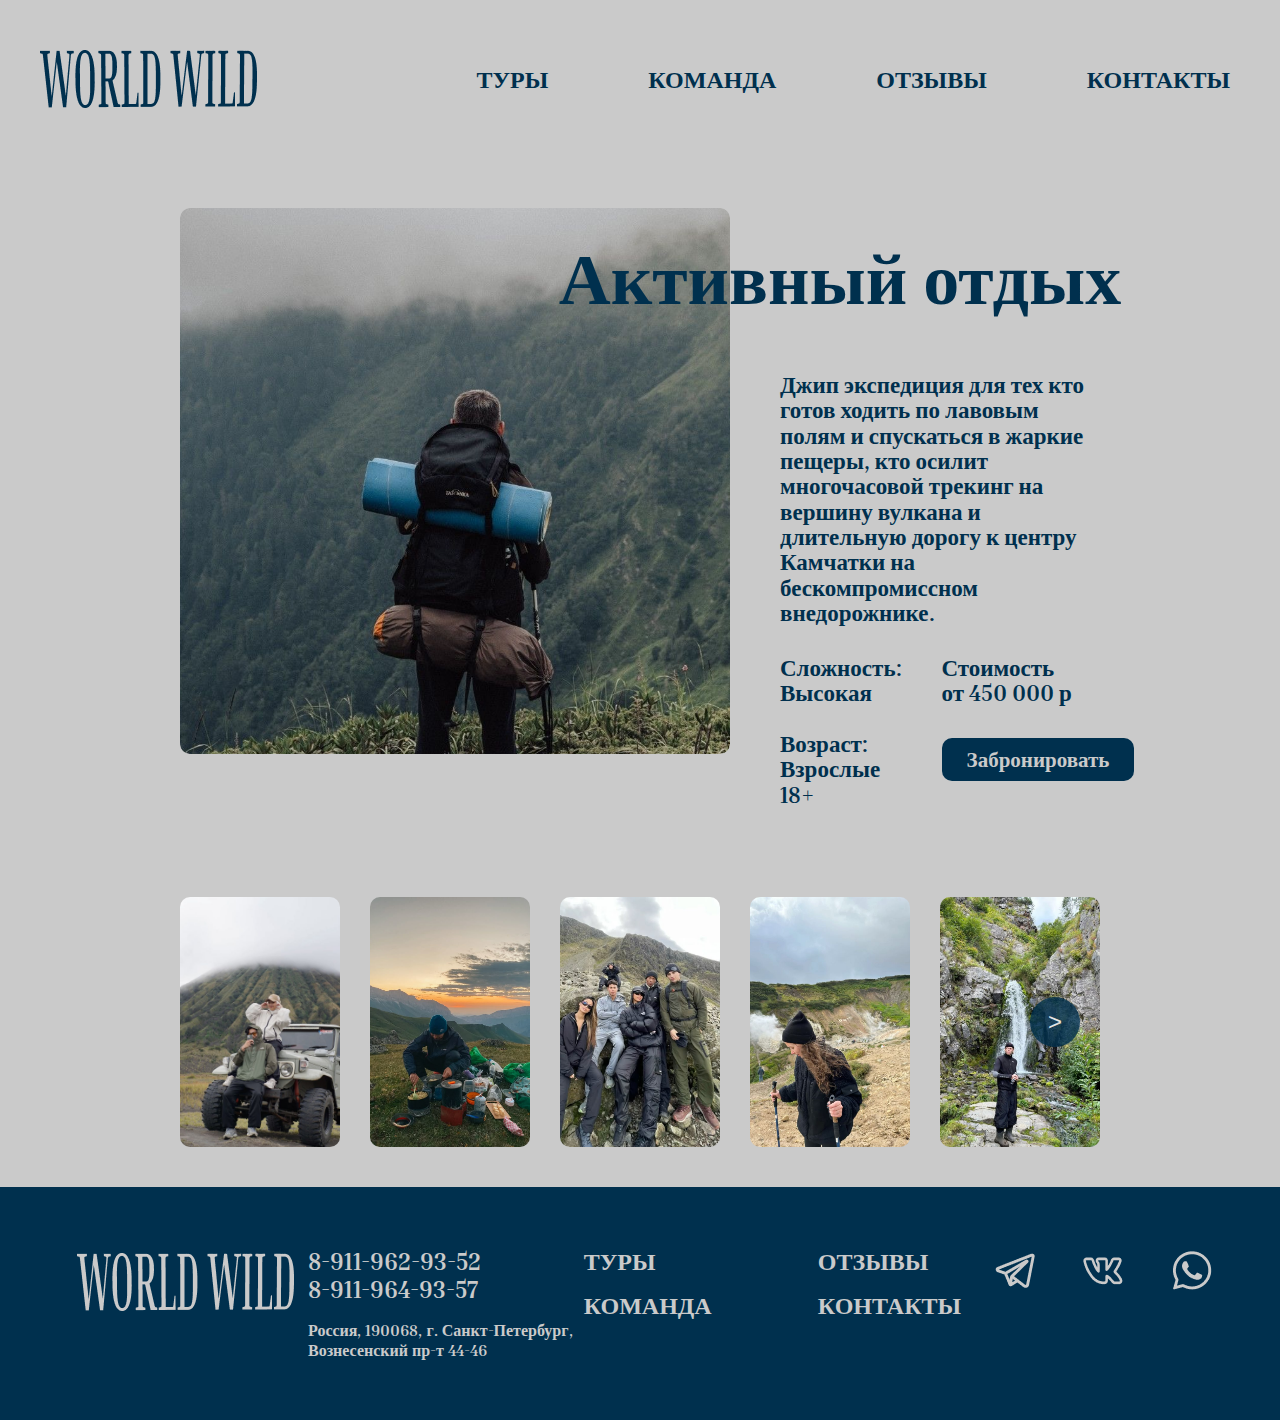
<file: акт.html>
<!DOCTYPE html>
<html lang="ru">
<head>
    <meta charset="UTF-8">
    <meta name="viewport" content="width=device-width, initial-scale=1.0">
    <title>Активный отдых</title>
    <link href="https://fonts.googleapis.com/css2?family=Inria+Serif:wght@400;700&display=swap" rel="stylesheet">
    <link rel="stylesheet" href="акт.css">
</head>
<body>
    <header>
        <div class="container">
            <div class="header-container">
                <div class="logo">
                    <a href="index.html">
                       <img src="images/ЛОГО.png" alt="Логотип компании">
                    </a>   
                </div>

                <div class="burger">
                    <span></span>
                    <span></span>
                    <span></span>
                </div>

                <nav class="nav-menu">
                    <a href="всетуры.html" class="nav-button">ТУРЫ</a>
                    <a href="команда.html" class="nav-button">КОМАНДА</a>
                    <a href="ОТЗЫВЫ.html" class="nav-button">ОТЗЫВЫ</a>
                    <a href="Информация.html" class="nav-button">КОНТАКТЫ</a>
                </nav>
            </div>
        </div>
    </header>

    <main>
        <div class="main-container">
            <div class="photo-container">
                <img src="images/акт.png" alt="Активный отдых">
            </div>
            <div class="text-block">
                <div class="text-content-container">
                    <h1 class="title">Активный отдых</h1>
                    <div class="comfort-text-block">
                        <p class="description">
                            Джип экспедиция для тех кто готов ходить по лавовым полям и спускаться в жаркие пещеры, кто осилит многочасовой трекинг на вершину вулкана и длительную дорогу к центру Камчатки на бескомпромиссном внедорожнике. 
                        </p>
                        <div class="details-container">
                            <div class="details-column">
                                Сложность:<br>
                                Высокая<br><br>
                                Возраст:<br>
                                Взрослые 18+
                            </div>
                            <div class="details-column">
                                Стоимость<br>
                                от 450 000 р
                                <a href="фио.html" class="book-button">Забронировать</a>
                            </div>
                        </div>
                    </div>
                </div>
            </div>
        </div>
    </main>
   <!-- Карусель после основного контента -->
<div class="carousel-section">
    <div class="container">
        <div class="carousel">
            <div class="carousel-track">
                <div class="carousel-slide">
                    <img src="images/акт1.jpg" alt="Фото тура 1">
                </div>
                <div class="carousel-slide">
                    <img src="images/акт2.jpg" alt="Фото тура 2">
                </div>
                <div class="carousel-slide">
                    <img src="images/акт3.jpg" alt="Фото тура 3">
                </div>
                <div class="carousel-slide">
                    <img src="images/акт4.jpg" alt="Фото тура 4">
                </div>
                <div class="carousel-slide">
                    <img src="images/акт5.jpg" alt="Фото тура 5">
                </div>
                <div class="carousel-slide">
                    <img src="images/акт6.jpg" alt="Фото тура 6">
                </div>
                <div class="carousel-slide">
                    <img src="images/акт7.jpg" alt="Фото тура 7">
                </div>
            </div>
            <button class="carousel-btn prev-btn">&lt;</button>
            <button class="carousel-btn next-btn">&gt;</button>
        </div>
    </div>
</div>
    <footer class="footer">
        <div class="container">
            <div class="footer-content">
                <div class="footer-logo">
                    <a href="index.html">
                      <img src="images/лого 2.png" alt="Логотип">
                    </a>
                </div>
                <div class="footer-contacts">
                    <h3 class="contacts-title">
                        <a href="tel:89119629352" class="phone-link">8-911-962-93-52</a><br>
                        <a href="tel:89119649357" class="phone-link">8-911-964-93-57</a>
                    </h3>
                    <p class="contacts-subtitle">Россия, 190068, г. Санкт-Петербург,<br>Вознесенский пр-т 44-46</p>
                </div>
                <nav class="footer-nav">
                    <a href="всетуры.html" class="footer-nav-link">ТУРЫ</a>
                    <a href="ОТЗЫВЫ.html" class="footer-nav-link">ОТЗЫВЫ</a>
                    <a href="команда.html" class="footer-nav-link">КОМАНДА</a>
                    <a href="Информация.html" class="footer-nav-link">КОНТАКТЫ</a>
                </nav>
                <div class="footer-social">
                    <a href="#" class="social-icon"><img src="images/tg.png" alt="Telegram"></a>
                    <a href="#" class="social-icon"><img src="images/vk.png" alt="VK"></a>
                    <a href="#" class="social-icon"><img src="images/whatsapp.png" alt="WhatsApp"></a>
                </div>
            </div>
        </div>
    </footer>
    <script>
        document.addEventListener('DOMContentLoaded', function() {
            const track = document.querySelector('.carousel-track');
            const slides = Array.from(document.querySelectorAll('.carousel-slide'));
            const nextBtn = document.querySelector('.next-btn');
            const prevBtn = document.querySelector('.prev-btn');
            
            // Рассчитываем ширину одного слайда
            const slide = slides[0];
            let slideWidth = slide.offsetWidth;
            let gap = parseInt(window.getComputedStyle(slide).marginRight) || 30;
            const totalSlideWidth = slideWidth + gap;
            
            // Количество одновременно видимых слайдов
            const visibleSlides = 5;
            let currentIndex = 0;
            
            // Функция обновления позиции карусели
            function updateCarousel() {
                track.style.transform = `translateX(-${currentIndex * totalSlideWidth}px)`;
                
                // Скрываем/показываем кнопки навигации
                prevBtn.style.display = currentIndex === 0 ? 'none' : 'block';
                nextBtn.style.display = currentIndex >= slides.length - visibleSlides ? 'none' : 'block';
            }
            
            // Обработчик кнопки "Вперед"
            nextBtn.addEventListener('click', function() {
                if (currentIndex < slides.length - visibleSlides) {
                    currentIndex++;
                    updateCarousel();
                }
            });
            
            // Обработчик кнопки "Назад"
            prevBtn.addEventListener('click', function() {
                if (currentIndex > 0) {
                    currentIndex--;
                    updateCarousel();
                }
            });
            
            // Инициализация карусели
            updateCarousel();
            
            // Обработчик ресайза окна
            window.addEventListener('resize', function() {
                const newSlideWidth = slides[0].offsetWidth;
                const newGap = parseInt(window.getComputedStyle(slides[0]).marginRight) || 30;
                if (Math.abs(newSlideWidth - slideWidth) > 5 || newGap !== gap) {
                    slideWidth = newSlideWidth;
                    gap = newGap;
                    updateCarousel();
                }
            });
        });
    </script>

<script>
    document.addEventListener('DOMContentLoaded', function() {
        const burger = document.querySelector('.burger');
        const navMenu = document.querySelector('.nav-menu');

        burger.addEventListener('click', function() {
            this.classList.toggle('active');
            navMenu.classList.toggle('active');
        });

        // Закрывать меню при клике на ссылку
        const navLinks = document.querySelectorAll('.nav-button');
        navLinks.forEach(link => {
            link.addEventListener('click', function() {
                burger.classList.remove('active');
                navMenu.classList.remove('active');
            });
        });
    });
</script>

<script>
    // Адаптация карусели при изменении размера окна
    function updateCarouselSlides() {
        const slides = document.querySelectorAll('.carousel-slide');
        const track = document.querySelector('.carousel-track');
        const windowWidth = window.innerWidth;
        
        if (windowWidth <= 480) {
            slides.forEach(slide => {
                slide.style.flex = '0 0 100%';
            });
        } else if (windowWidth <= 768) {
            slides.forEach(slide => {
                slide.style.flex = '0 0 calc(50% - 15px)';
            });
        } else if (windowWidth <= 992) {
            slides.forEach(slide => {
                slide.style.flex = '0 0 calc(33.333% - 20px)';
            });
        } else {
            slides.forEach(slide => {
                slide.style.flex = '0 0 calc(20% - 24px)';
            });
        }
        
        // Пересчитываем позицию карусели после изменения размеров
        const carouselScript = document.querySelector('script[src*="акт.js"]');
        if (carouselScript) {
            carouselScript.remove();
            const newScript = document.createElement('script');
            newScript.src = 'акт.js';
            document.body.appendChild(newScript);
        }
    }

    // Вызываем при загрузке и изменении размера окна
    window.addEventListener('load', updateCarouselSlides);
    window.addEventListener('resize', updateCarouselSlides);
</script>

</body>
</html>
</file>
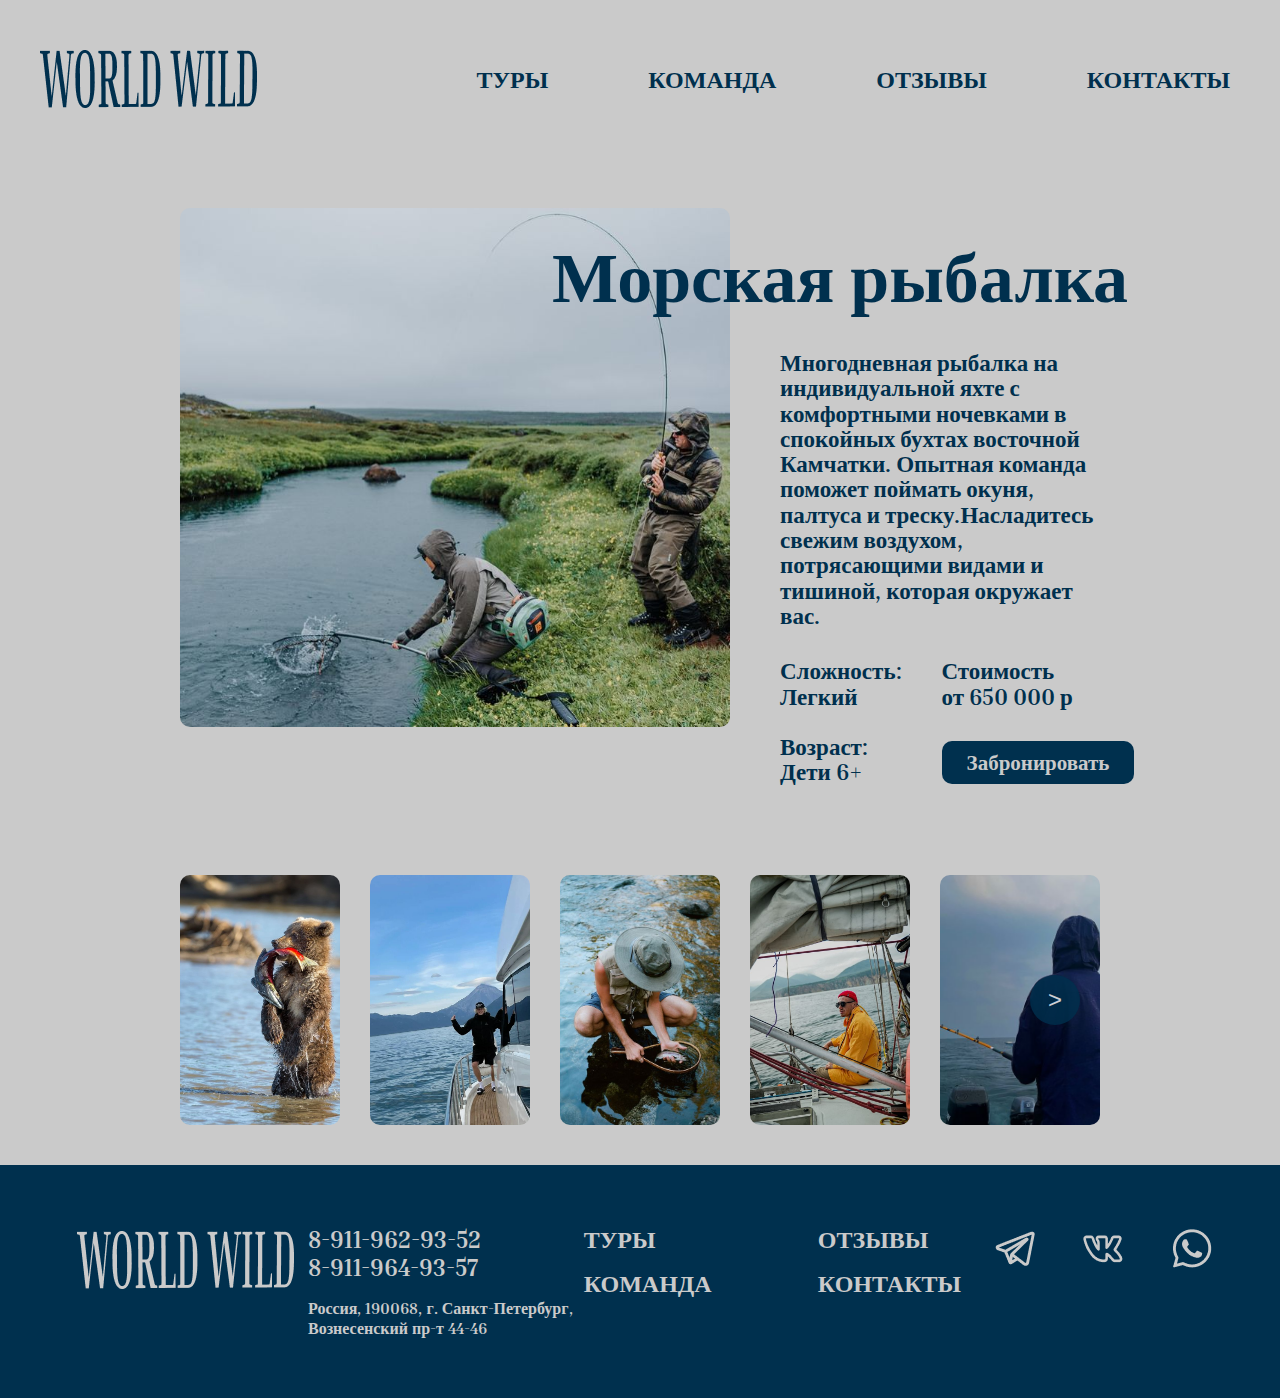
<file: вод.html>
<!DOCTYPE html>
<html lang="ru">
<head>
    <meta charset="UTF-8">
    <meta name="viewport" content="width=device-width, initial-scale=1.0">
    <title>морская рыбалка</title>
    <link href="https://fonts.googleapis.com/css2?family=Inria+Serif:wght@400;700&display=swap" rel="stylesheet">
    <link rel="stylesheet" href="вод.css">
</head>
<body>
    <header>
        <div class="container">
            <div class="header-container">
                <div class="logo">
                    <a href="index.html">
                       <img src="images/ЛОГО.png" alt="Логотип компании">
                    </a>
                </div>

                <div class="burger">
                    <span></span>
                    <span></span>
                    <span></span>
                </div>

                <nav class="nav-menu">
                    <a href="всетуры.html" class="nav-button">ТУРЫ</a>
                    <a href="команда.html" class="nav-button">КОМАНДА</a>
                    <a href="ОТЗЫВЫ.html" class="nav-button">ОТЗЫВЫ</a>
                    <a href="Информация.html" class="nav-button">КОНТАКТЫ</a>
                </nav>
            </div>
        </div>
    </header>

    <main>
        <div class="main-container">
            <div class="photo-container">
                <img src="images/вод.jpg" alt="морская рыбалка">
            </div>
            <div class="text-block">
                <div class="text-content-container">
                    <h1 class="title">Морская рыбалка</h1>
                    <div class="comfort-text-block">
                        <p class="description">
                            Многодневная рыбалка на индивидуальной яхте с комфортными ночевками в спокойных бухтах восточной Камчатки. Опытная команда поможет поймать окуня, палтуса и треску.Насладитесь свежим воздухом, потрясающими видами и тишиной, которая окружает вас.
                        </p>
                        <div class="details-container">
                            <div class="details-column">
                                Сложность:<br>
                                Легкий<br><br>
                                Возраст:<br>
                                Дети 6+
                            </div>
                            <div class="details-column">
                                Стоимость<br>
                                от 650 000 р
                                <a href="фио.html" class="book-button">Забронировать</a>
                            </div>
                        </div>
                    </div>
                </div>
            </div>
        </div>
    </main>
   <!-- Карусель после основного контента -->
<div class="carousel-section">
    <div class="container">
        <div class="carousel">
            <div class="carousel-track">
                <div class="carousel-slide">
                    <img src="images/вод1.jpg" alt="Фото тура 1">
                </div>
                <div class="carousel-slide">
                    <img src="images/вод2.jpg" alt="Фото тура 2">
                </div>
                <div class="carousel-slide">
                    <img src="images/вод3.jpg" alt="Фото тура 3">
                </div>
                <div class="carousel-slide">
                    <img src="images/вод4.jpg" alt="Фото тура 4">
                </div>
                <div class="carousel-slide">
                    <img src="images/вод5.jpg" alt="Фото тура 5">
                </div>
                <div class="carousel-slide">
                    <img src="images/вод6.jpg" alt="Фото тура 6">
                </div>
                <div class="carousel-slide">
                    <img src="images/вод7.jpg" alt="Фото тура 7">
                </div>
            </div>
            <button class="carousel-btn prev-btn">&lt;</button>
            <button class="carousel-btn next-btn">&gt;</button>
        </div>
    </div>
</div>
    <footer class="footer">
        <div class="container">
            <div class="footer-content">
                <div class="footer-logo">
                    <a href="index.html">
                       <img src="images/лого 2.png" alt="Логотип">
                    </a>
                </div>
                <div class="footer-contacts">
                    <h3 class="contacts-title">
                        <a href="tel:89119629352" class="phone-link">8-911-962-93-52</a><br>
                        <a href="tel:89119649357" class="phone-link">8-911-964-93-57</a>
                    </h3>
                    <p class="contacts-subtitle">Россия, 190068, г. Санкт-Петербург,<br>Вознесенский пр-т 44-46</p>
                </div>
                <nav class="footer-nav">
                    <a href="всетуры.html" class="footer-nav-link">ТУРЫ</a>
                    <a href="ОТЗЫВЫ.html" class="footer-nav-link">ОТЗЫВЫ</a>
                    <a href="команда.html" class="footer-nav-link">КОМАНДА</a>
                    <a href="Информация.html" class="footer-nav-link">КОНТАКТЫ</a>
                </nav>
                <div class="footer-social">
                    <a href="#" class="social-icon"><img src="images/tg.png" alt="Telegram"></a>
                    <a href="#" class="social-icon"><img src="images/vk.png" alt="VK"></a>
                    <a href="#" class="social-icon"><img src="images/whatsapp.png" alt="WhatsApp"></a>
                </div>
            </div>
        </div>
    </footer>
    <script>
        document.addEventListener('DOMContentLoaded', function() {
            const track = document.querySelector('.carousel-track');
            const slides = Array.from(document.querySelectorAll('.carousel-slide'));
            const nextBtn = document.querySelector('.next-btn');
            const prevBtn = document.querySelector('.prev-btn');
            
            // Рассчитываем ширину одного слайда
            const slide = slides[0];
            let slideWidth = slide.offsetWidth;
            let gap = parseInt(window.getComputedStyle(slide).marginRight) || 30;
            const totalSlideWidth = slideWidth + gap;
            
            // Количество одновременно видимых слайдов
            const visibleSlides = 5;
            let currentIndex = 0;
            
            // Функция обновления позиции карусели
            function updateCarousel() {
                track.style.transform = `translateX(-${currentIndex * totalSlideWidth}px)`;
                
                // Скрываем/показываем кнопки навигации
                prevBtn.style.display = currentIndex === 0 ? 'none' : 'block';
                nextBtn.style.display = currentIndex >= slides.length - visibleSlides ? 'none' : 'block';
            }
            
            // Обработчик кнопки "Вперед"
            nextBtn.addEventListener('click', function() {
                if (currentIndex < slides.length - visibleSlides) {
                    currentIndex++;
                    updateCarousel();
                }
            });
            
            // Обработчик кнопки "Назад"
            prevBtn.addEventListener('click', function() {
                if (currentIndex > 0) {
                    currentIndex--;
                    updateCarousel();
                }
            });
            
            // Инициализация карусели
            updateCarousel();
            
            // Обработчик ресайза окна
            window.addEventListener('resize', function() {
                const newSlideWidth = slides[0].offsetWidth;
                const newGap = parseInt(window.getComputedStyle(slides[0]).marginRight) || 30;
                if (Math.abs(newSlideWidth - slideWidth) > 5 || newGap !== gap) {
                    slideWidth = newSlideWidth;
                    gap = newGap;
                    updateCarousel();
                }
            });
        });
    </script>

<script>
    document.addEventListener('DOMContentLoaded', function() {
        const burger = document.querySelector('.burger');
        const navMenu = document.querySelector('.nav-menu');

        burger.addEventListener('click', function() {
            this.classList.toggle('active');
            navMenu.classList.toggle('active');
        });

        // Закрывать меню при клике на ссылку
        const navLinks = document.querySelectorAll('.nav-button');
        navLinks.forEach(link => {
            link.addEventListener('click', function() {
                burger.classList.remove('active');
                navMenu.classList.remove('active');
            });
        });
    });
</script>

<script>
    // Адаптация карусели при изменении размера окна
    function updateCarouselSlides() {
        const slides = document.querySelectorAll('.carousel-slide');
        const track = document.querySelector('.carousel-track');
        const windowWidth = window.innerWidth;
        
        if (windowWidth <= 480) {
            slides.forEach(slide => {
                slide.style.flex = '0 0 100%';
            });
        } else if (windowWidth <= 768) {
            slides.forEach(slide => {
                slide.style.flex = '0 0 calc(50% - 15px)';
            });
        } else if (windowWidth <= 992) {
            slides.forEach(slide => {
                slide.style.flex = '0 0 calc(33.333% - 20px)';
            });
        } else {
            slides.forEach(slide => {
                slide.style.flex = '0 0 calc(20% - 24px)';
            });
        }
        
        // Пересчитываем позицию карусели после изменения размеров
        const carouselScript = document.querySelector('script[src*="акт.js"]');
        if (carouselScript) {
            carouselScript.remove();
            const newScript = document.createElement('script');
            newScript.src = 'акт.js';
            document.body.appendChild(newScript);
        }
    }

    // Вызываем при загрузке и изменении размера окна
    window.addEventListener('load', updateCarouselSlides);
    window.addEventListener('resize', updateCarouselSlides);
</script>

</body>
</html>
</file>
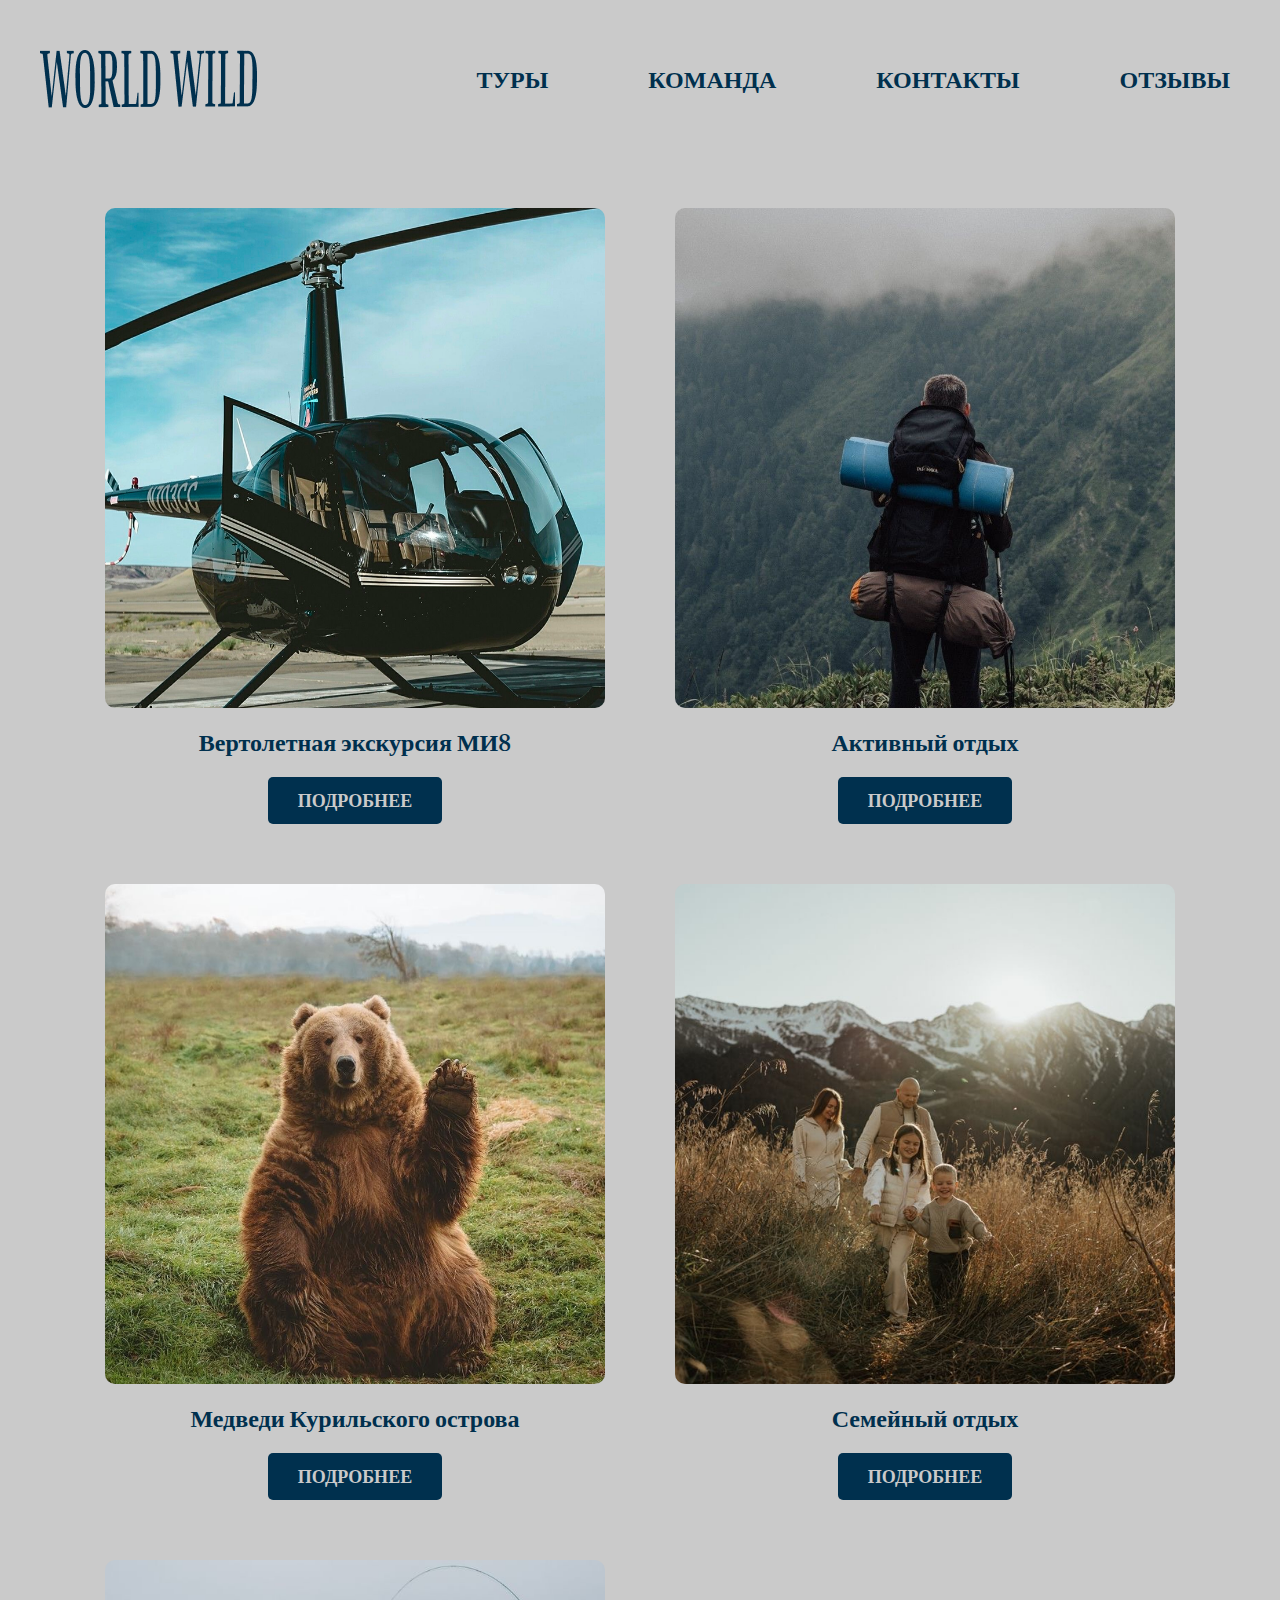
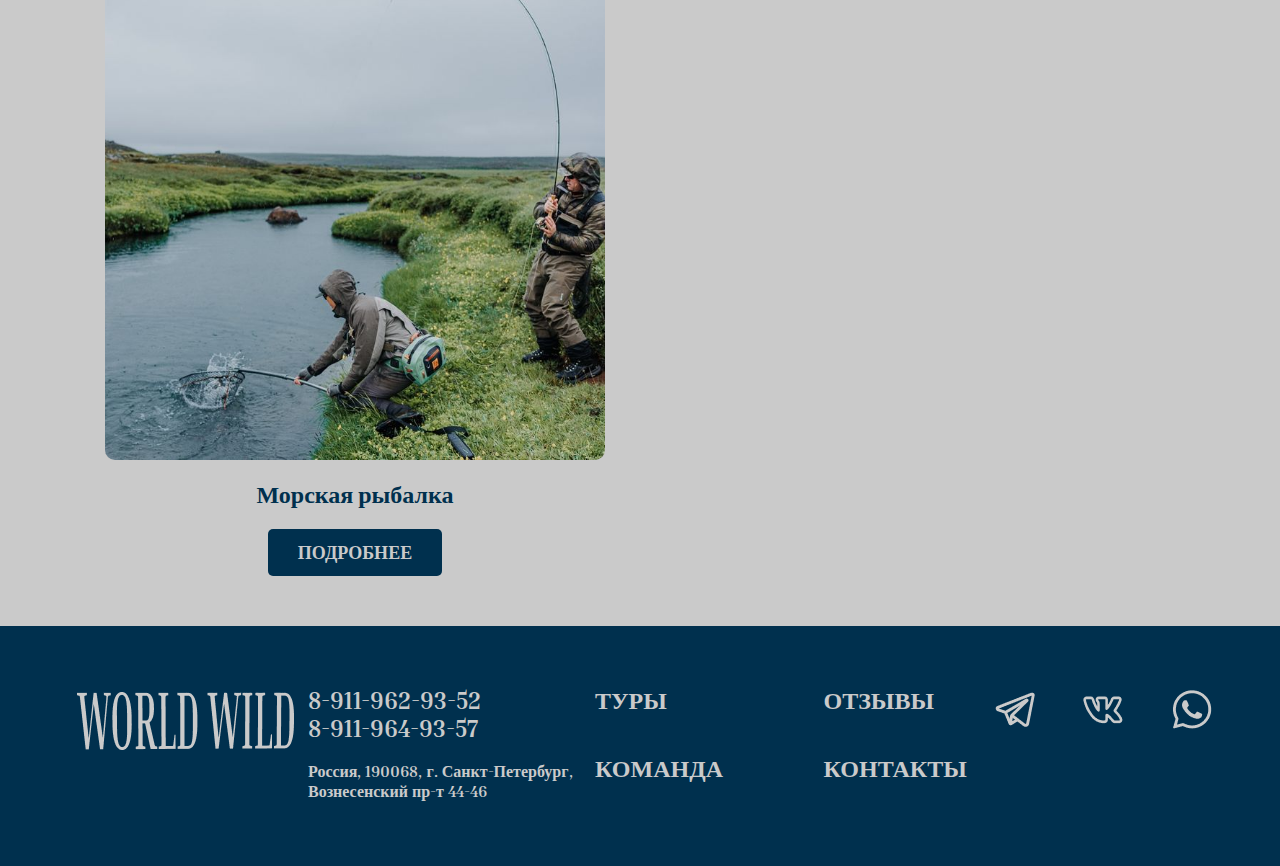
<file: всетуры.html>
<!DOCTYPE html>
<html lang="ru">
<head>
    <meta charset="UTF-8">
    <meta name="viewport" content="width=device-width, initial-scale=1.0">
    <title>ТУРЫ</title>
    <link href="https://fonts.googleapis.com/css2?family=Inria+Serif:wght@400;700&display=swap" rel="stylesheet">
    <link rel="stylesheet" href="stylesвсетуры.css">
</head>
<body>
    <header>
        <div class="container">
            <div class="header-container">
                <div class="logo">
                    <a href="index.html">
                       <img src="images/ЛОГО.png" alt="Логотип компании">
                    </a>
                </div>

                <div class="burger">
                    <span></span>
                    <span></span>
                    <span></span>
                </div>

                <nav class="nav-menu">
                    <a href="всетуры.html" class="nav-button">ТУРЫ</a>
                    <a href="команда.html" class="nav-button">КОМАНДА</a>
                    <a href="Информация.html" class="nav-button">КОНТАКТЫ</a>
                    <a href="ОТЗЫВЫ.html" class="nav-button">ОТЗЫВЫ</a>
                </nav>
            </div>
        </div>
    </header>

    <main class="main-content">
        <!-- Секция 1 -->
        <section class="tours-section">
            <div class="container">
                <div class="tours-grid">
                    <div class="tour-card">
                        <img src="images/Вертолёт.png" alt="Вертолетная экскурсия" class="tour-image">
                        <h3 class="tour-title">Вертолетная экскурсия МИ8</h3>
                        <a href="вер.html" class="tour-button">ПОДРОБНЕЕ</a>
                    </div>
                    <div class="tour-card">
                        <img src="images/акт.png" alt="Активный отдых" class="tour-image">
                        <h3 class="tour-title">Активный отдых</h3>
                        <a href="акт.html" class="tour-button">ПОДРОБНЕЕ</a>
                    </div>
                </div>
            </div>
        </section>

        <!-- Секция 2 -->
        <section class="tours-section">
            <div class="container">
                <div class="tours-grid">
                    <div class="tour-card">
                        <img src="images/Медведи Курильского острова.png" alt="Медведи Курильского острова" class="tour-image">
                        <h3 class="tour-title">Медведи Курильского острова</h3>
                        <a href="мед.html" class="tour-button">ПОДРОБНЕЕ</a>
                    </div>
                    <div class="tour-card">
                        <img src="images/семотдых.png" alt="Семейный отдых" class="tour-image">
                        <h3 class="tour-title">Семейный отдых</h3>
                        <a href="семотдых.html" class="tour-button">ПОДРОБНЕЕ</a>
                    </div>
                </div>
            </div>
        </section>

        <!-- Секция 3 -->
        <section class="tours-section">
            <div class="container">
                <div class="tours-grid">
                    <div class="tour-card">
                        <img src="images/вод.jpg" alt="Морская рыбалка" class="tour-image">
                        <h3 class="tour-title">Морская рыбалка</h3>
                        <a href="вод.html" class="tour-button">ПОДРОБНЕЕ</a>
                    </div>
                    <div class="tour-card empty-card">
                        <!-- Пустая карточка -->
                    </div>
                </div>
            </div>
        </section>
    </main>



    <footer class="footer">
        <div class="container">
            <div class="footer-content">
                <div class="footer-logo">
                    <a href="index.html">
                      <img src="images/лого 2.png" alt="Логотип">
                    </a>
                </div>
                
                <div class="footer-contacts">
                    <h3 class="contacts-title">8-911-962-93-52<br>8-911-964-93-57</h3>
                    <p class="contacts-subtitle">Россия, 190068, г. Санкт-Петербург,<br>Вознесенский пр-т 44-46</p>
                </div>
                
                <nav class="footer-nav">
                    <a href="всетуры.html" class="footer-nav-link">ТУРЫ</a>
                    <a href="ОТЗЫВЫ.html" class="footer-nav-link">ОТЗЫВЫ</a>
                    <a href="команда.html" class="footer-nav-link">КОМАНДА</a>
                    <a href="Информация.html" class="footer-nav-link">КОНТАКТЫ</a>
                </nav>
                
                <div class="footer-social">
                    <a href="#" class="social-icon"><img src="images/tg.png" alt="Telegram"></a>
                    <a href="#" class="social-icon"><img src="images/vk.png" alt="VK"></a>
                    <a href="#" class="social-icon"><img src="images/whatsapp.png" alt="WhatsApp"></a>
                </div>
            </div>
        </div>
    </footer>

    <script>
        document.addEventListener('DOMContentLoaded', function() {
            const burger = document.querySelector('.burger');
            const navMenu = document.querySelector('.nav-menu');
    
            burger.addEventListener('click', function() {
                this.classList.toggle('active');
                navMenu.classList.toggle('active');
            });
    
            // Закрывать меню при клике на ссылку
            const navLinks = document.querySelectorAll('.nav-button');
            navLinks.forEach(link => {
                link.addEventListener('click', function() {
                    burger.classList.remove('active');
                    navMenu.classList.remove('active');
                });
            });
        });
    </script>
</body>
</html>
</file>
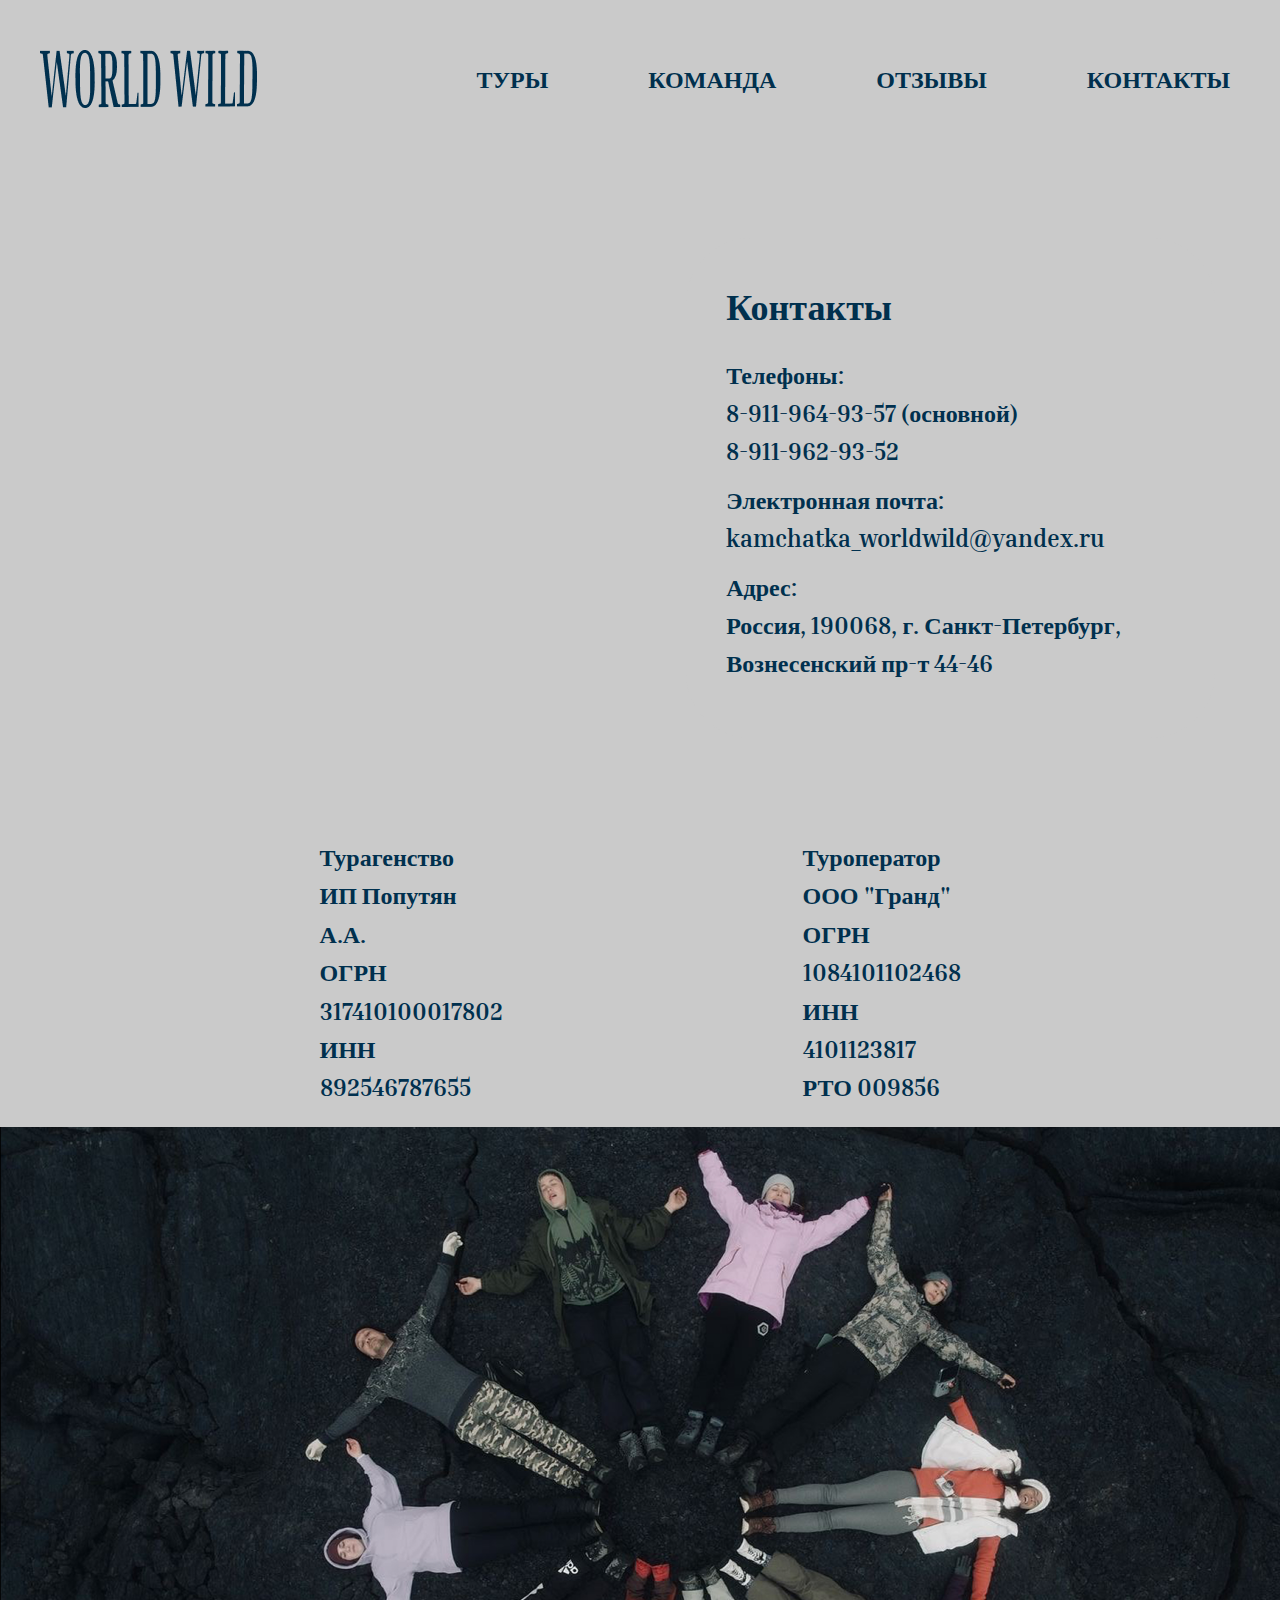
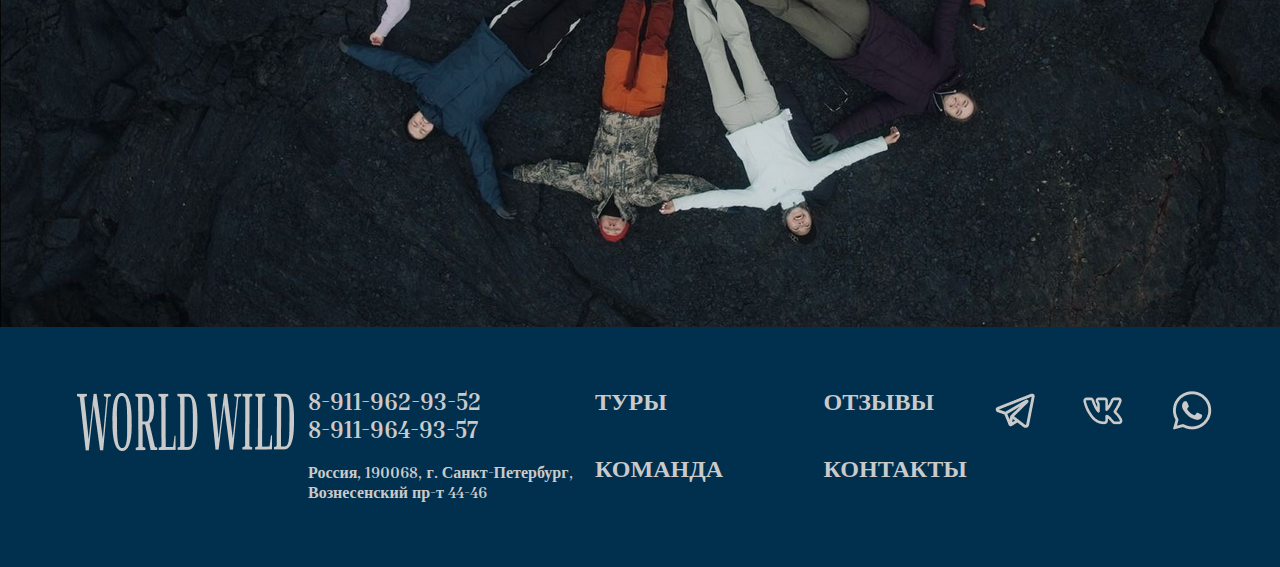
<file: Информация.html>
<!DOCTYPE html>
<html lang="en">
<head>
    <meta charset="UTF-8">
    <meta name="viewport" content="width=device-width, initial-scale=1.0">
    <title>ИНФОРМАЦИЯ</title>
    <link href="https://fonts.googleapis.com/css2?family=Inria+Serif:wght@400;700&display=swap" rel="stylesheet">
    <link rel="stylesheet" href="stylesИНФА.css">
    <style>
        #map {
            width: 50%;
            height: 500px;
            margin-left: 64px;
            border-radius: 0;
        }
    </style>
</head>
<body>
    <header>
        <div class="container">
            <div class="header-container">
                <div class="logo">
                    <a href="index.html">
                       <img src="images/ЛОГО.png" alt="Логотип компании">
                    </a>
                </div>

                <div class="burger">
                    <span></span>
                    <span></span>
                    <span></span>
                </div>

                <nav class="nav-menu">
                    <a href="всетуры.html" class="nav-button">ТУРЫ</a>
                    <a href="команда.html" class="nav-button">КОМАНДА</a>
                    <a href="ОТЗЫВЫ.html" class="nav-button">ОТЗЫВЫ</a>
                    <a href="Информация.html" class="nav-button">КОНТАКТЫ</a>
                </nav>
            </div>
        </div>
    </header>

    <section class="contacts-section">
        <div class="container">
            <div class="contacts-content">
                <div id="map"></div>
                <div class="contacts-card">
                    <h2>Контакты</h2>
                    <p><strong>Телефоны:</strong><br>
                    8-911-964-93-57 (основной)<br>
                    8-911-962-93-52</p>
                    <p><strong>Электронная почта:</strong><br>
                    kamchatka_worldwild@yandex.ru</p>
                    <p><strong>Адрес:</strong><br>
                    Россия, 190068, г. Санкт-Петербург,<br>
                    Вознесенский пр-т 44-46</p>
                </div>
            </div>
        </div>
    </section>

    <section class="info-section">
        <div class="container">
            <div class="info-content">
                <div class="info-card left-card">
                    <p><strong>Турагенство</strong></p>
                    <p>ИП Попутян А.А.</p>
                    <p>ОГРН 317410100017802</p>
                    <p>ИНН 892546787655</p>
                </div>
                <div class="info-card right-card">
                    <p><strong>Туроператор ООО "Гранд"</strong></p>
                    <p>ОГРН 1084101102468</p>
                    <p>ИНН 4101123817</p>
                    <p>РТО 009856</p>
                </div>
            </div>
        </div>
    </section>

    <section class="full-width-image-section">
        <img src="images/людиИНФА.png" alt="Описание картинки" class="full-width-image">
    </section>

    <footer class="footer">
        <div class="container">
            <div class="footer-content">
                <div class="footer-logo">
                    <a href="index.html">
                       <img src="images/лого 2.png" alt="Логотип">
                    </a>
                </div>
                
                <div class="footer-contacts">
                    <h3 class="contacts-title">8-911-962-93-52<br>8-911-964-93-57</h3>
                    <p class="contacts-subtitle">Россия, 190068, г. Санкт-Петербург,<br>Вознесенский пр-т 44-46</p>
                </div>
                
                <nav class="footer-nav">
                    <a href="всетуры.html" class="footer-nav-link">ТУРЫ</a>
                    <a href="ОТЗЫВЫ.html" class="footer-nav-link">ОТЗЫВЫ</a>
                    <a href="команда.html" class="footer-nav-link">КОМАНДА</a>
                    <a href="Информация.html" class="footer-nav-link">КОНТАКТЫ</a>
                </nav>
                
                <div class="footer-social">
                    <a href="#" class="social-icon"><img src="images/tg.png" alt="Telegram"></a>
                    <a href="#" class="social-icon"><img src="images/vk.png" alt="VK"></a>
                    <a href="#" class="social-icon"><img src="images/whatsapp.png" alt="WhatsApp"></a>
                </div>
            </div>
        </div>
    </footer>

    <script src="https://api-maps.yandex.ru/2.1/?apikey=c8cf15d2-bddb-4088-8845-6e9989422285&lang=ru_RU" type="text/javascript"></script>
    <script type="text/javascript">
        ymaps.ready(init);
        function init() {
            var myMap = new ymaps.Map("map", {
                center: [59.920, 30.300],
                zoom: 16
            });
            
            ymaps.geocode("Россия, 190068, г. Санкт-Петербург, Вознесенский пр-т 44-46", {
                results: 1
            }).then(function (res) {
                var firstGeoObject = res.geoObjects.get(0),
                    coords = firstGeoObject.geometry.getCoordinates(),
                    bounds = firstGeoObject.properties.get('boundedBy');
                
                var myPlacemark = new ymaps.Placemark(coords, {
                    hintContent: 'Наш офис',
                    balloonContent: 'Турагентство ИП Попутян А.А.'
                }, {
                    preset: 'islands#blueDotIcon'
                });
                
                myMap.geoObjects.add(myPlacemark);
                myMap.setBounds(bounds, {
                    checkZoomRange: true
                });
            });
        }
    </script>
    <script>
        document.addEventListener('DOMContentLoaded', function() {
            const burger = document.querySelector('.burger');
            const navMenu = document.querySelector('.nav-menu');
    
            burger.addEventListener('click', function() {
                this.classList.toggle('active');
                navMenu.classList.toggle('active');
            });
    
            // Закрывать меню при клике на ссылку
            const navLinks = document.querySelectorAll('.nav-button');
            navLinks.forEach(link => {
                link.addEventListener('click', function() {
                    burger.classList.remove('active');
                    navMenu.classList.remove('active');
                });
            });
        });
    </script>
</body>
</html>
</file>
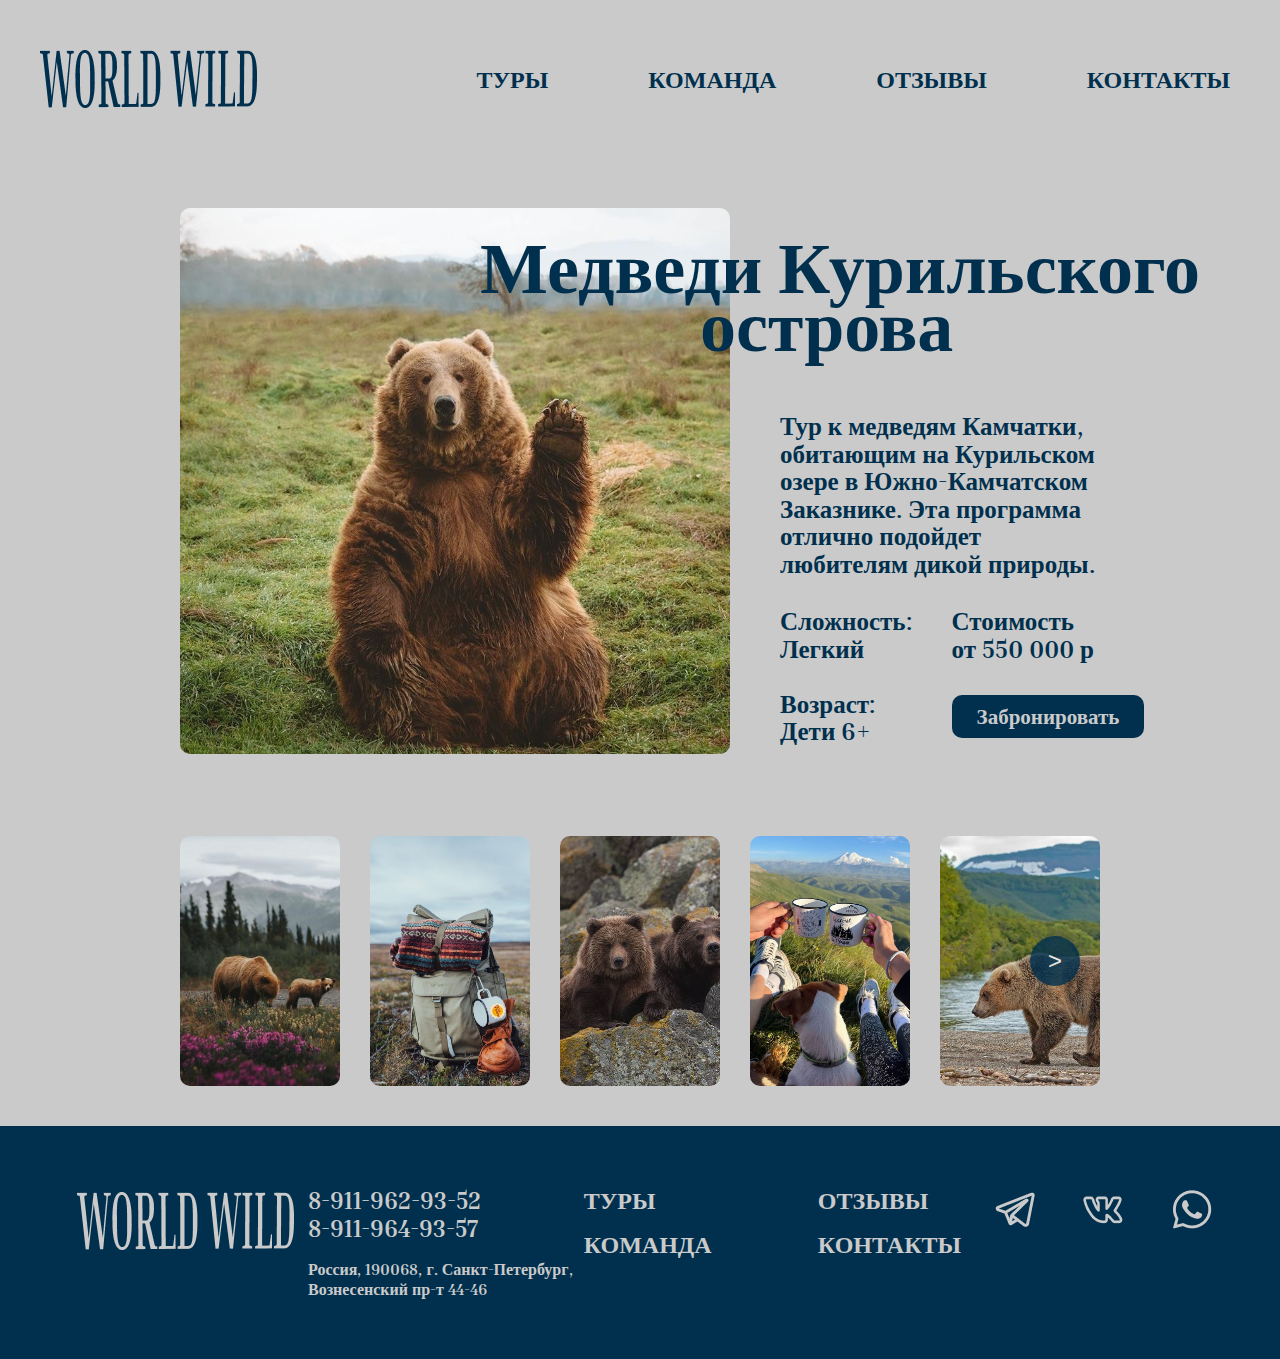
<file: мед.html>
<!DOCTYPE html>
<html lang="ru">
<head>
    <meta charset="UTF-8">
    <meta name="viewport" content="width=device-width, initial-scale=1.0">
    <title>Медведи Курильского острова</title>
    <link href="https://fonts.googleapis.com/css2?family=Inria+Serif:wght@400;700&display=swap" rel="stylesheet">
    <link rel="stylesheet" href="мед.css">
</head>
<body>
    <header>
        <div class="container">
            <div class="header-container">
                <div class="logo">
                    <a href="index.html">
                        <img src="images/ЛОГО.png" alt="Логотип компании">
                    </a>
                </div>

                <div class="burger">
                    <span></span>
                    <span></span>
                    <span></span>
                </div>

                <nav class="nav-menu">
                    <a href="всетуры.html" class="nav-button">ТУРЫ</a>
                    <a href="команда.html" class="nav-button">КОМАНДА</a>
                    <a href="ОТЗЫВЫ.html" class="nav-button">ОТЗЫВЫ</a>
                    <a href="Информация.html" class="nav-button">КОНТАКТЫ</a>
                </nav>
            </div>
        </div>
    </header>

    <main>
        <div class="main-container">
            <div class="photo-container">
                <img src="images/Медведи Курильского острова.png" alt="Медведи Курильского острова">
            </div>
            <div class="text-block">
                <div class="text-content-container">
                    <h1 class="title">Медведи Курильского<br><span class="title-second-line">острова</span></h1>
                    <div class="comfort-text-block">
                        <p class="description">
                            Тур к медведям Камчатки, обитающим на Курильском озере в Южно-Камчатском Заказнике. 
                            Эта программа отлично подойдет любителям дикой природы.
                        </p>
                        <div class="details-container">
                            <div class="details-column">
                                Сложность:<br>
                                Легкий<br><br>
                                Возраст:<br>
                                Дети 6+
                            </div>
                            <div class="details-column">
                                Стоимость<br>
                                от 550 000 р
                                <a href="фио.html" class="book-button">Забронировать</a>
                            </div>
                        </div>
                    </div>
                </div>
            </div>
        </div>
    </main>
   <!-- Карусель после основного контента -->
<div class="carousel-section">
    <div class="container">
        <div class="carousel">
            <div class="carousel-track">
                <div class="carousel-slide">
                    <img src="images/мед1.jpg" alt="Фото тура 1">
                </div>
                <div class="carousel-slide">
                    <img src="images/мед2.jpg" alt="Фото тура 2">
                </div>
                <div class="carousel-slide">
                    <img src="images/мед3.jpg" alt="Фото тура 3">
                </div>
                <div class="carousel-slide">
                    <img src="images/мед4.jpg" alt="Фото тура 4">
                </div>
                <div class="carousel-slide">
                    <img src="images/мед5.jpg" alt="Фото тура 5">
                </div>
                <div class="carousel-slide">
                    <img src="images/сем6.jpg" alt="Фото тура 6">
                </div>
                <div class="carousel-slide">
                    <img src="images/мед7.jpg" alt="Фото тура 7">
                </div>
            </div>
            <button class="carousel-btn prev-btn">&lt;</button>
            <button class="carousel-btn next-btn">&gt;</button>
        </div>
    </div>
</div>
    <footer class="footer">
        <div class="container">
            <div class="footer-content">
                <div class="footer-logo">
                    <a href="index.html">
                        <img src="images/лого 2.png" alt="Логотип">
                    </a>
                </div>
                <div class="footer-contacts">
                    <h3 class="contacts-title">8-911-962-93-52<br>8-911-964-93-57</h3>
                    <p class="contacts-subtitle">Россия, 190068, г. Санкт-Петербург,<br>Вознесенский пр-т 44-46</p>
                </div>
                <nav class="footer-nav">
                    <a href="всетуры.html" class="footer-nav-link">ТУРЫ</a>
                    <a href="ОТЗЫВЫ.html" class="footer-nav-link">ОТЗЫВЫ</a>
                    <a href="команда.html" class="footer-nav-link">КОМАНДА</a>
                    <a href="Информация.html" class="footer-nav-link">КОНТАКТЫ</a>
                </nav>
                <div class="footer-social">
                    <a href="#" class="social-icon"><img src="images/tg.png" alt="Telegram"></a>
                    <a href="#" class="social-icon"><img src="images/vk.png" alt="VK"></a>
                    <a href="#" class="social-icon"><img src="images/whatsapp.png" alt="WhatsApp"></a>
                </div>
            </div>
        </div>
    </footer>
    <script>
        document.addEventListener('DOMContentLoaded', function() {
            const track = document.querySelector('.carousel-track');
            const slides = Array.from(document.querySelectorAll('.carousel-slide'));
            const nextBtn = document.querySelector('.next-btn');
            const prevBtn = document.querySelector('.prev-btn');
            
            // Рассчитываем ширину одного слайда
            const slide = slides[0];
            let slideWidth = slide.offsetWidth;
            let gap = parseInt(window.getComputedStyle(slide).marginRight) || 30;
            const totalSlideWidth = slideWidth + gap;
            
            // Количество одновременно видимых слайдов
            const visibleSlides = 5;
            let currentIndex = 0;
            
            // Функция обновления позиции карусели
            function updateCarousel() {
                track.style.transform = `translateX(-${currentIndex * totalSlideWidth}px)`;
                
                // Скрываем/показываем кнопки навигации
                prevBtn.style.display = currentIndex === 0 ? 'none' : 'block';
                nextBtn.style.display = currentIndex >= slides.length - visibleSlides ? 'none' : 'block';
            }
            
            // Обработчик кнопки "Вперед"
            nextBtn.addEventListener('click', function() {
                if (currentIndex < slides.length - visibleSlides) {
                    currentIndex++;
                    updateCarousel();
                }
            });
            
            // Обработчик кнопки "Назад"
            prevBtn.addEventListener('click', function() {
                if (currentIndex > 0) {
                    currentIndex--;
                    updateCarousel();
                }
            });
            
            // Инициализация карусели
            updateCarousel();
            
            // Обработчик ресайза окна
            window.addEventListener('resize', function() {
                const newSlideWidth = slides[0].offsetWidth;
                const newGap = parseInt(window.getComputedStyle(slides[0]).marginRight) || 30;
                if (Math.abs(newSlideWidth - slideWidth) > 5 || newGap !== gap) {
                    slideWidth = newSlideWidth;
                    gap = newGap;
                    updateCarousel();
                }
            });
        });
    </script>

<script>
    document.addEventListener('DOMContentLoaded', function() {
        const burger = document.querySelector('.burger');
        const navMenu = document.querySelector('.nav-menu');

        burger.addEventListener('click', function() {
            this.classList.toggle('active');
            navMenu.classList.toggle('active');
        });

        // Закрывать меню при клике на ссылку
        const navLinks = document.querySelectorAll('.nav-button');
        navLinks.forEach(link => {
            link.addEventListener('click', function() {
                burger.classList.remove('active');
                navMenu.classList.remove('active');
            });
        });
    });
</script>

<script>
    // Адаптация карусели при изменении размера окна
    function updateCarouselSlides() {
        const slides = document.querySelectorAll('.carousel-slide');
        const track = document.querySelector('.carousel-track');
        const windowWidth = window.innerWidth;
        
        if (windowWidth <= 480) {
            slides.forEach(slide => {
                slide.style.flex = '0 0 100%';
            });
        } else if (windowWidth <= 768) {
            slides.forEach(slide => {
                slide.style.flex = '0 0 calc(50% - 15px)';
            });
        } else if (windowWidth <= 992) {
            slides.forEach(slide => {
                slide.style.flex = '0 0 calc(33.333% - 20px)';
            });
        } else {
            slides.forEach(slide => {
                slide.style.flex = '0 0 calc(20% - 24px)';
            });
        }
        
        // Пересчитываем позицию карусели после изменения размеров
        const carouselScript = document.querySelector('script[src*="акт.js"]');
        if (carouselScript) {
            carouselScript.remove();
            const newScript = document.createElement('script');
            newScript.src = 'акт.js';
            document.body.appendChild(newScript);
        }
    }

    // Вызываем при загрузке и изменении размера окна
    window.addEventListener('load', updateCarouselSlides);
    window.addEventListener('resize', updateCarouselSlides);
</script>
</body>
</html>
</file>
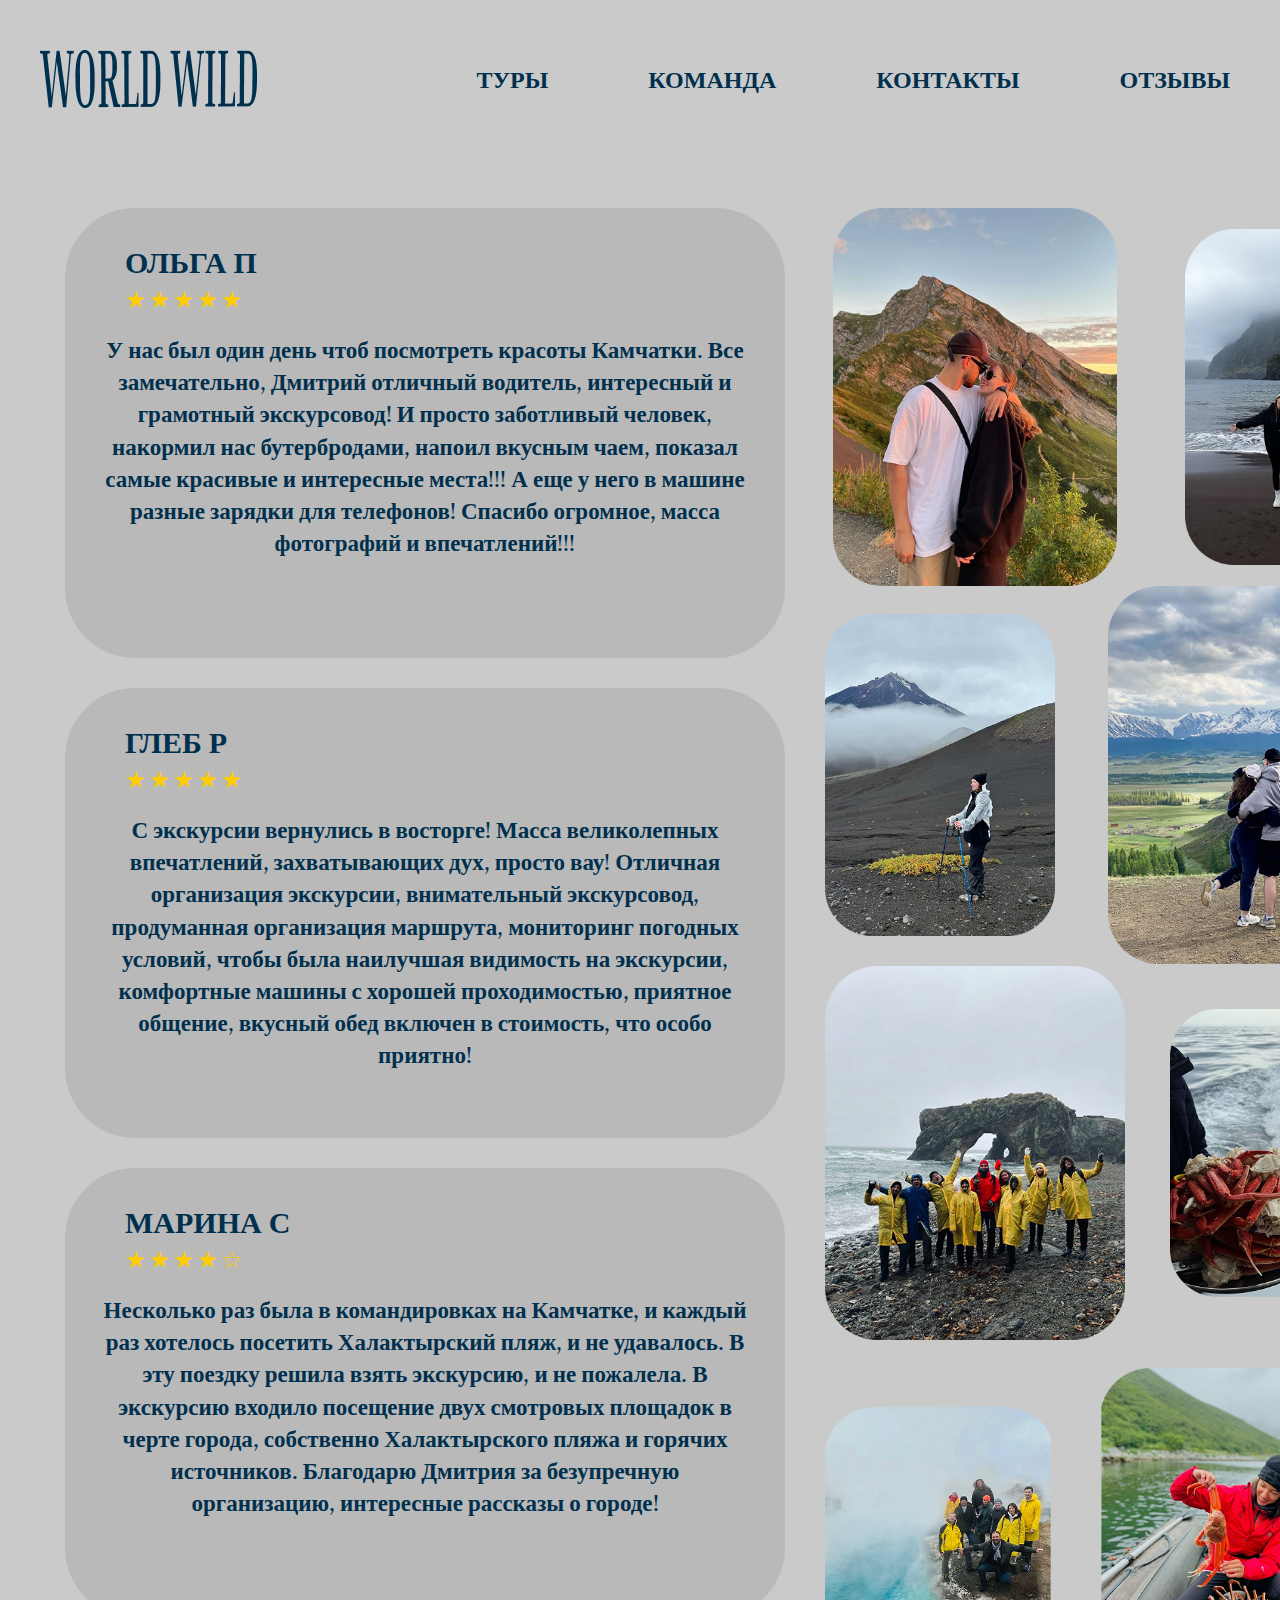
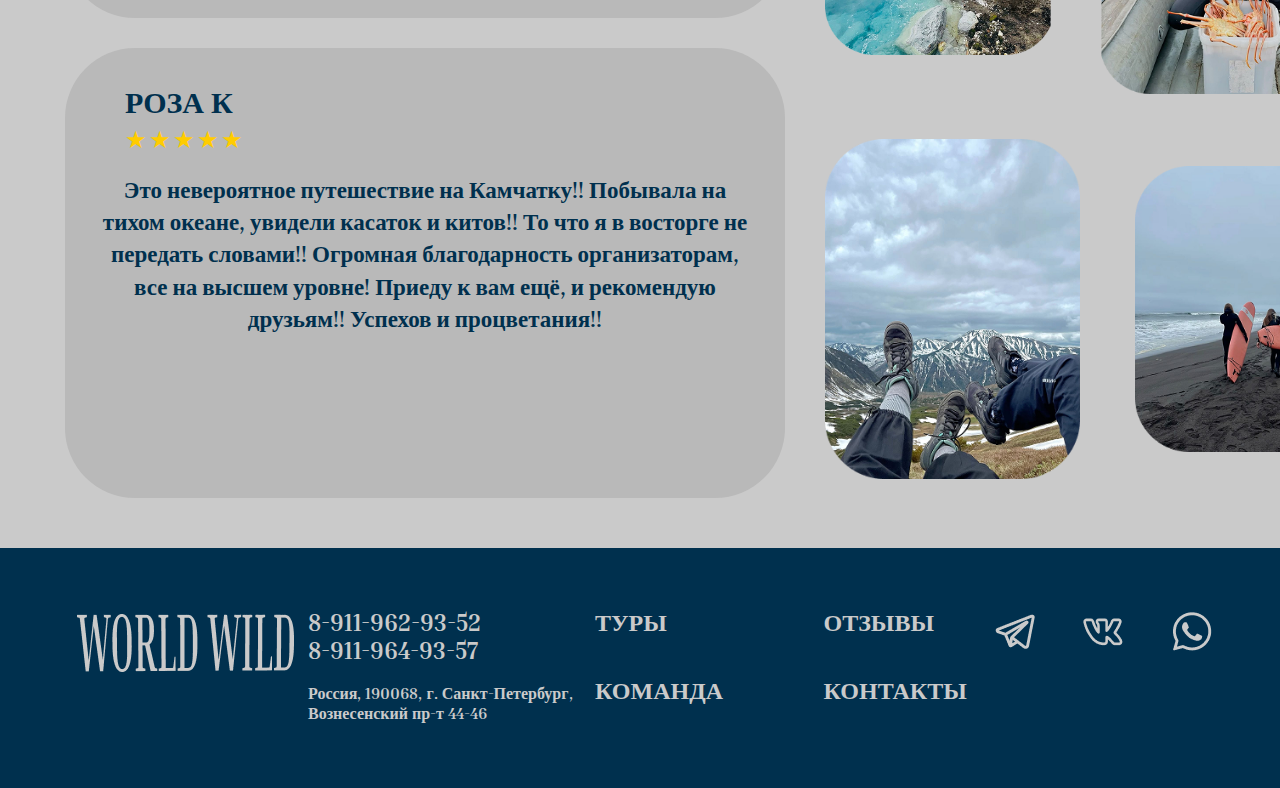
<file: ОТЗЫВЫ.html>
<!DOCTYPE html>
<html lang="ru">
<head>
    <meta charset="UTF-8">
    <meta name="viewport" content="width=device-width, initial-scale=1.0">
    <title>отзывы</title>
    <link href="https://fonts.googleapis.com/css2?family=Inria+Serif:wght@400;700&display=swap" rel="stylesheet">
    <link rel="stylesheet" href="stylesОТЗЫВЫ.css">
</head>
<body>
    <header>
        <div class="container">
            <div class="header-container">
                <div class="logo">
                    <a href="index.html">
                       <img src="images/ЛОГО.png" alt="Логотип компании">
                    </a>
                </div>

                <div class="burger">
                    <span></span>
                    <span></span>
                    <span></span>
                </div>

                <nav class="nav-menu">
                    <a href="всетуры.html" class="nav-button">ТУРЫ</a>
                    <a href="команда.html" class="nav-button">КОМАНДА</a>
                    <a href="Информация.html" class="nav-button">КОНТАКТЫ</a>
                    <a href="ОТЗЫВЫ.html" class="nav-button">ОТЗЫВЫ</a>
                </nav>
            </div>
        </div>
    </header>

    <section class="reviews-section">
        <div class="container">
            <div class="reviews-container">
                <!-- Левый столбец с отзывами -->
                <div class="reviews-column">
                    <div class="review-card">
                        <div class="review-header">
                            <div class="review-author">ОЛЬГА П</div>
                            <div class="review-rating">★★★★★</div> <!-- 5 звезд -->
                        </div>
                        <p class="review-text">У нас был один день чтоб посмотреть красоты Камчатки. Все замечательно, Дмитрий отличный водитель, интересный и грамотный экскурсовод! И просто заботливый человек, накормил нас бутербродами, напоил вкусным чаем, показал самые красивые и интересные места!!! А еще у него в машине разные зарядки для телефонов! Спасибо огромное, масса фотографий и впечатлений!!!</p>
                    </div>
                    <div class="review-card">
                        <div class="review-header">
                            <div class="review-author">ГЛЕБ Р</div>
                            <div class="review-rating">★★★★★</div> <!-- 5 звезд -->
                        </div>
                        <p class="review-text">С экскурсии вернулись в восторге! Масса великолепных впечатлений, захватывающих дух, просто вау! Отличная организация экскурсии, внимательный экскурсовод, продуманная организация маршрута, мониторинг погодных условий, чтобы была наилучшая видимость на экскурсии, комфортные машины с хорошей проходимостью, приятное общение, вкусный обед включен в стоимость, что особо приятно!</p>
                    </div>
                    <div class="review-card">
                        <div class="review-header">
                            <div class="review-author">МАРИНА С</div>
                            <div class="review-rating">★★★★☆</div> <!-- 4.5 звезды -->
                        </div>
                        <p class="review-text">Несколько раз была в командировках на Камчатке, и каждый раз хотелось посетить Халактырский пляж, и не удавалось. В эту поездку решила взять экскурсию, и не пожалела. В экскурсию входило посещение двух смотровых площадок в черте города, собственно Халактырского пляжа и горячих источников. Благодарю Дмитрия за безупречную организацию, интересные рассказы о городе!</p>
                    </div>
                    <div class="review-card">
                        <div class="review-header">
                            <div class="review-author">РОЗА К</div>
                            <div class="review-rating">★★★★★</div> <!-- 5 звезд -->
                        </div>
                        <p class="review-text">Это невероятное путешествие на Камчатку!! Побывала на тихом океане, увидели касаток и китов!! То что я в восторге не передать словами!! Огромная благодарность организаторам, все на высшем уровне! Приеду к вам ещё, и рекомендую друзьям!! Успехов и процветания!!</p>
                    </div>
                </div>
                
 <!-- Правый столбец с фотографиями -->
<div class="photos-column">
        <div class="photo-group">
            <img src="images/фото 1.png" alt="Фото 1" class="photo">
            <img src="images/фото 2.png" alt="Фото 2" class="photo">
            <img src="images/фото 3.png" alt="Фото 3" class="photo">
            <img src="images/фото 4.png" alt="Фото 4" class="photo">
            <img src="images/фото 5.png" alt="Фото 5" class="photo">
        </div>
        <div class="photo-group">
            <img src="images/фото 6.png" alt="Фото 6" class="photo">
            <img src="images/фото 7.png" alt="Фото 7" class="photo">
            <img src="images/фото 8.png" alt="Фото 8" class="photo">
            <img src="images/фото 9.png" alt="Фото 9" class="photo">
            <img src="images/фото 10.png" alt="Фото 10" class="photo">
        </div>
    </div>
        </div>
    </section>
    
       
    
    
    
        <footer class="footer">
            <div class="container">
                <div class="footer-content">
                    <div class="footer-logo">
                        <a href="index.html">
                           <img src="images/лого 2.png" alt="Логотип">
                        </a>
                    </div>
                    
                    <div class="footer-contacts">
                        <h3 class="contacts-title">8-911-962-93-52<br>8-911-964-93-57</h3>
                        <p class="contacts-subtitle">Россия, 190068, г. Санкт-Петербург,<br>Вознесенский пр-т 44-46</p>
                    </div>
                    
                    <nav class="footer-nav">
                        <a href="всетуры.html" class="footer-nav-link">ТУРЫ</a>
                        <a href="ОТЗЫВЫ.html" class="footer-nav-link">ОТЗЫВЫ</a>
                        <a href="команда.html" class="footer-nav-link">КОМАНДА</a>
                        <a href="Информация.html" class="footer-nav-link">КОНТАКТЫ</a>
                    </nav>
                    
                    <div class="footer-social">
                        <a href="#" class="social-icon"><img src="images/tg.png" alt="Telegram"></a>
                        <a href="#" class="social-icon"><img src="images/vk.png" alt="VK"></a>
                        <a href="#" class="social-icon"><img src="images/whatsapp.png" alt="WhatsApp"></a>
                    </div>
                </div>
            </div>
        </footer>
    
        <script>
            document.addEventListener('DOMContentLoaded', function() {
                const burger = document.querySelector('.burger');
                const navMenu = document.querySelector('.nav-menu');
        
                burger.addEventListener('click', function() {
                    this.classList.toggle('active');
                    navMenu.classList.toggle('active');
                });
        
                // Закрывать меню при клике на ссылку
                const navLinks = document.querySelectorAll('.nav-button');
                navLinks.forEach(link => {
                    link.addEventListener('click', function() {
                        burger.classList.remove('active');
                        navMenu.classList.remove('active');
                    });
                });
            });
        </script>
    
</body>
    </html>
</file>
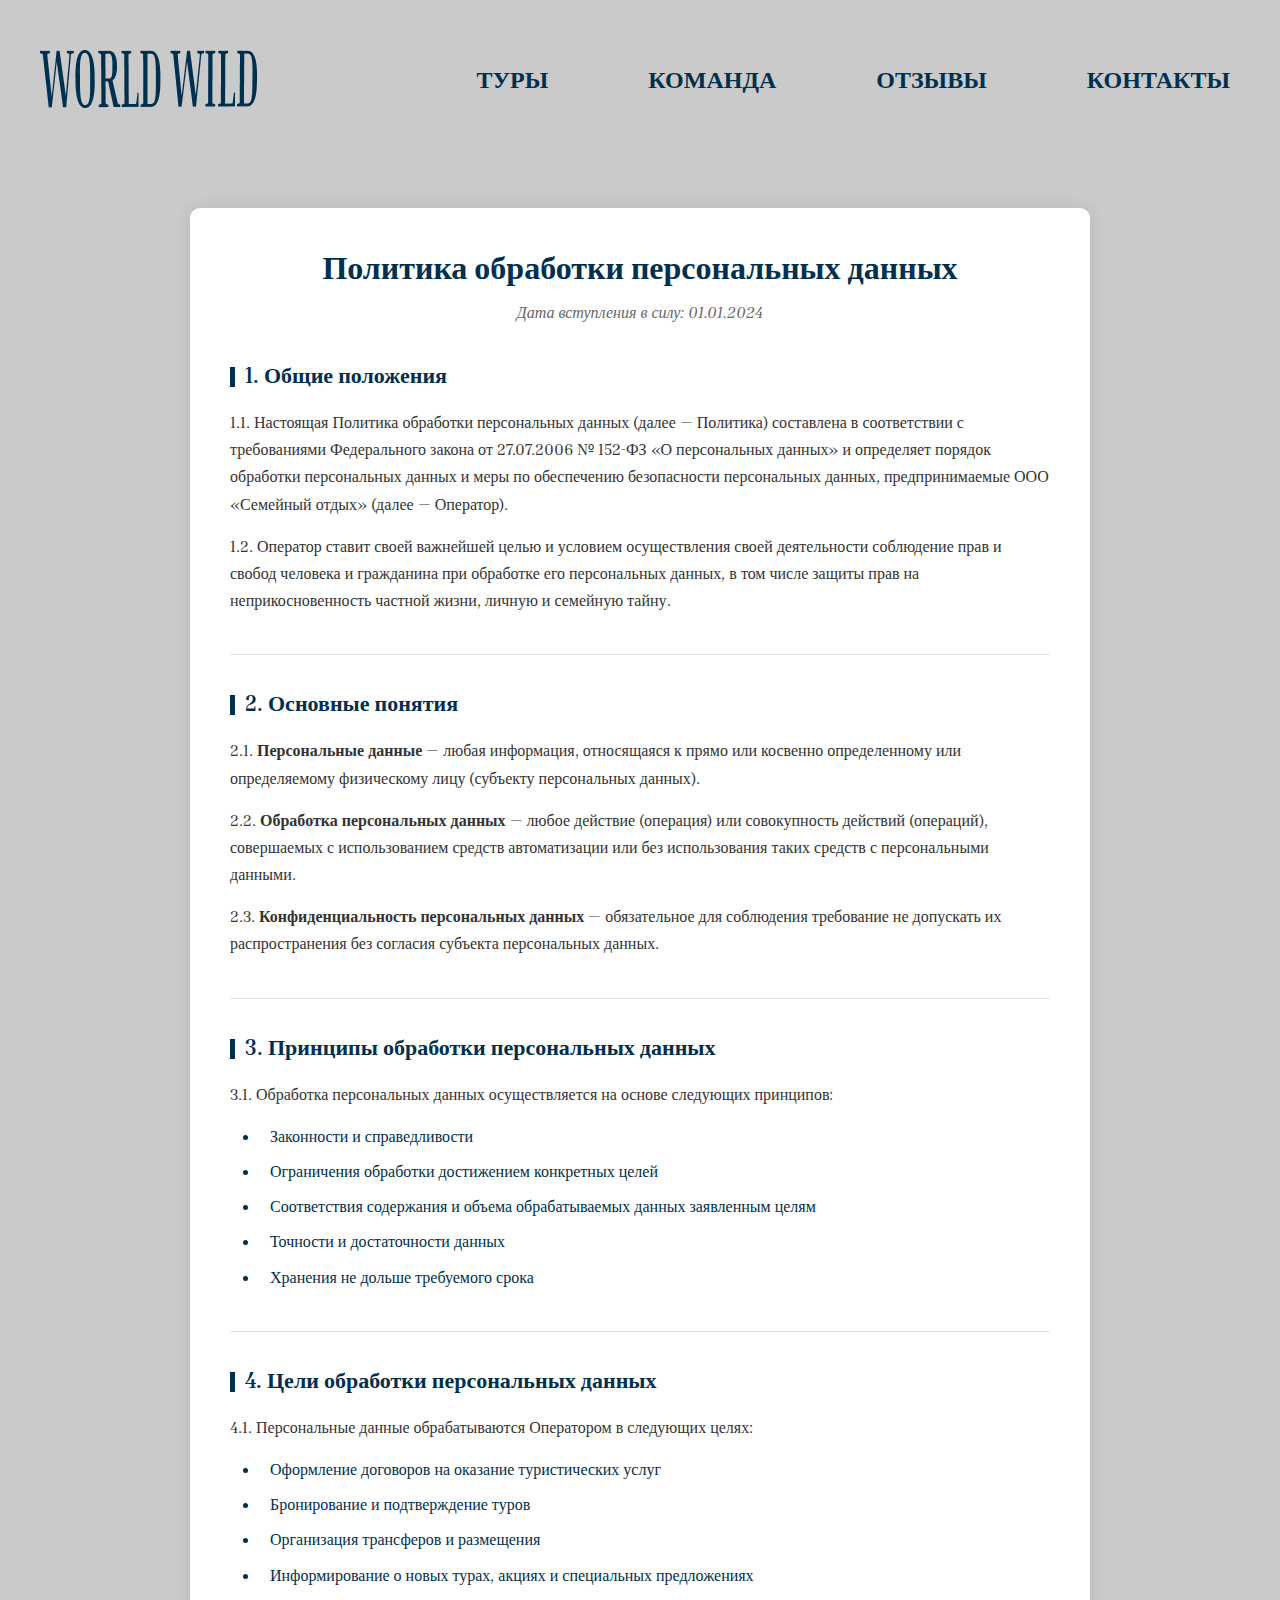
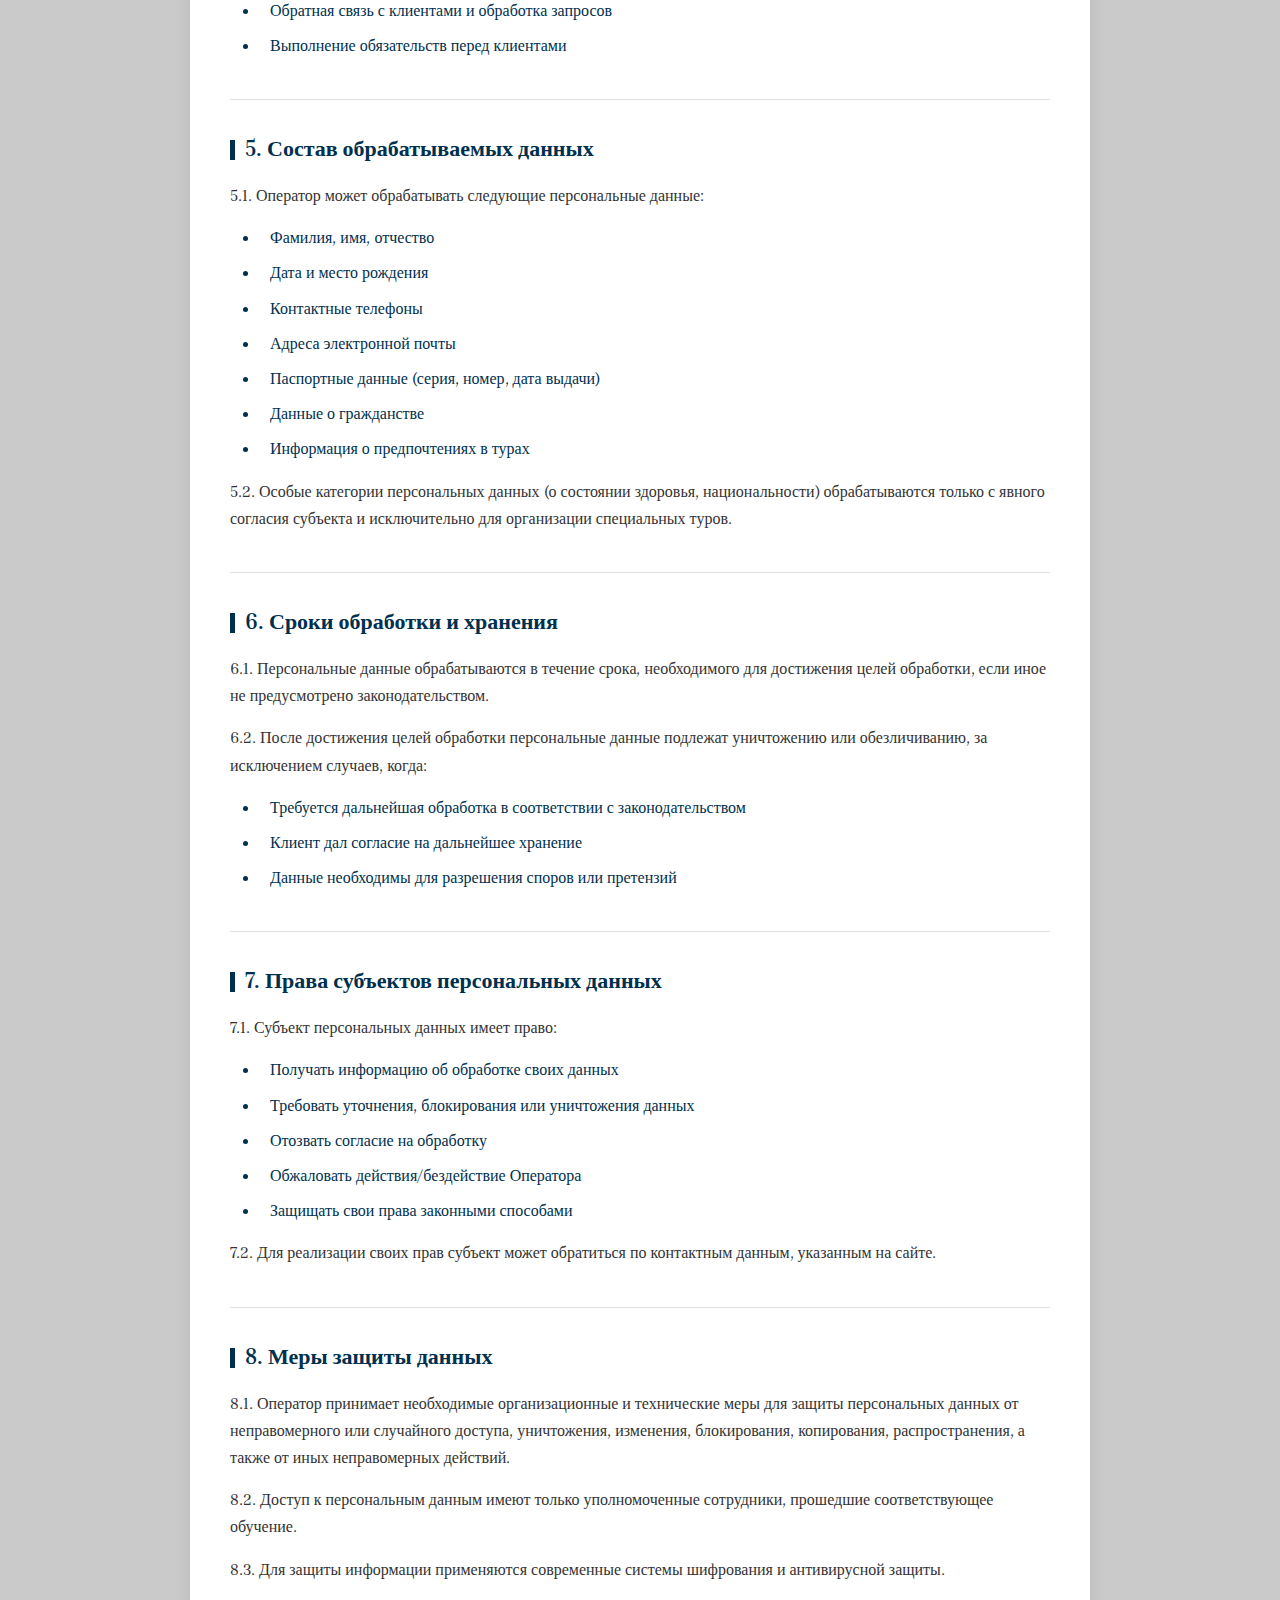
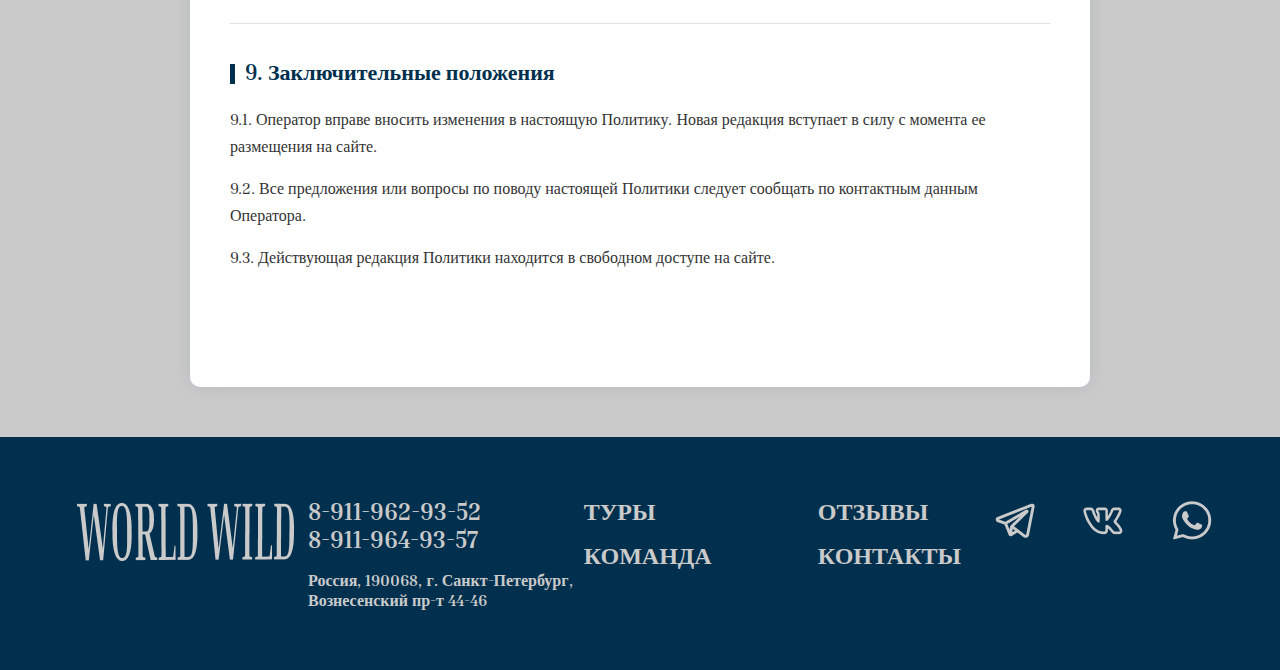
<file: Политика.html>
<!DOCTYPE html>
<html lang="ru">
<head>
    <meta charset="UTF-8">
    <meta name="viewport" content="width=device-width, initial-scale=1.0">
    <title>Политика обработки персональных данных | Семейный отдых</title>
    <link href="https://fonts.googleapis.com/css2?family=Inria+Serif:wght@400;700&display=swap" rel="stylesheet">
    <link rel="stylesheet" href="фио.css">
    <link rel="stylesheet" href="Политика.css">
</head>
<body>
    <header>
        <div class="container">
            <div class="header-container">
                <div class="logo">
                    <a href="index.html">
                    <img src="images/ЛОГО.png" alt="Логотип компании">
                </a>
                </div>
                <div class="burger">
                    <span></span>
                    <span></span>
                    <span></span>
                </div>
                <nav class="nav-menu">
                    <a href="всетуры.html" class="nav-button">ТУРЫ</a>
                    <a href="команда.html" class="nav-button">КОМАНДА</a>
                    <a href="ОТЗЫВЫ.html" class="nav-button">ОТЗЫВЫ</a>
                    <a href="Информация.html" class="nav-button">КОНТАКТЫ</a>
                </nav>
            </div>
        </div>
    </header>

    <main class="container">
        <div class="policy-container">
            <h1 class="policy-main-title">Политика обработки персональных данных</h1>
            <p class="policy-intro">Дата вступления в силу: 01.01.2024</p>
            
            <div class="policy-section">
                <h2 class="policy-section-title">1. Общие положения</h2>
                <div class="policy-text-block">
                    <p>1.1. Настоящая Политика обработки персональных данных (далее — Политика) составлена в соответствии с требованиями Федерального закона от 27.07.2006 № 152-ФЗ «О персональных данных» и определяет порядок обработки персональных данных и меры по обеспечению безопасности персональных данных, предпринимаемые ООО «Семейный отдых» (далее — Оператор).</p>
                    <p>1.2. Оператор ставит своей важнейшей целью и условием осуществления своей деятельности соблюдение прав и свобод человека и гражданина при обработке его персональных данных, в том числе защиты прав на неприкосновенность частной жизни, личную и семейную тайну.</p>
                </div>
            </div>
            
            <div class="policy-section">
                <h2 class="policy-section-title">2. Основные понятия</h2>
                <div class="policy-text-block">
                    <p>2.1. <strong>Персональные данные</strong> — любая информация, относящаяся к прямо или косвенно определенному или определяемому физическому лицу (субъекту персональных данных).</p>
                    <p>2.2. <strong>Обработка персональных данных</strong> — любое действие (операция) или совокупность действий (операций), совершаемых с использованием средств автоматизации или без использования таких средств с персональными данными.</p>
                    <p>2.3. <strong>Конфиденциальность персональных данных</strong> — обязательное для соблюдения требование не допускать их распространения без согласия субъекта персональных данных.</p>
                </div>
            </div>
            
            <div class="policy-section">
                <h2 class="policy-section-title">3. Принципы обработки персональных данных</h2>
                <div class="policy-text-block">
                    <p>3.1. Обработка персональных данных осуществляется на основе следующих принципов:</p>
                    <ul class="policy-list">
                        <li>Законности и справедливости</li>
                        <li>Ограничения обработки достижением конкретных целей</li>
                        <li>Соответствия содержания и объема обрабатываемых данных заявленным целям</li>
                        <li>Точности и достаточности данных</li>
                        <li>Хранения не дольше требуемого срока</li>
                    </ul>
                </div>
            </div>
            
            <div class="policy-section">
                <h2 class="policy-section-title">4. Цели обработки персональных данных</h2>
                <div class="policy-text-block">
                    <p>4.1. Персональные данные обрабатываются Оператором в следующих целях:</p>
                    <ul class="policy-list">
                        <li>Оформление договоров на оказание туристических услуг</li>
                        <li>Бронирование и подтверждение туров</li>
                        <li>Организация трансферов и размещения</li>
                        <li>Информирование о новых турах, акциях и специальных предложениях</li>
                        <li>Обратная связь с клиентами и обработка запросов</li>
                        <li>Выполнение обязательств перед клиентами</li>
                    </ul>
                </div>
            </div>
            
            <div class="policy-section">
                <h2 class="policy-section-title">5. Состав обрабатываемых данных</h2>
                <div class="policy-text-block">
                    <p>5.1. Оператор может обрабатывать следующие персональные данные:</p>
                    <ul class="policy-list">
                        <li>Фамилия, имя, отчество</li>
                        <li>Дата и место рождения</li>
                        <li>Контактные телефоны</li>
                        <li>Адреса электронной почты</li>
                        <li>Паспортные данные (серия, номер, дата выдачи)</li>
                        <li>Данные о гражданстве</li>
                        <li>Информация о предпочтениях в турах</li>
                    </ul>
                    <p>5.2. Особые категории персональных данных (о состоянии здоровья, национальности) обрабатываются только с явного согласия субъекта и исключительно для организации специальных туров.</p>
                </div>
            </div>
            
            <div class="policy-section">
                <h2 class="policy-section-title">6. Сроки обработки и хранения</h2>
                <div class="policy-text-block">
                    <p>6.1. Персональные данные обрабатываются в течение срока, необходимого для достижения целей обработки, если иное не предусмотрено законодательством.</p>
                    <p>6.2. После достижения целей обработки персональные данные подлежат уничтожению или обезличиванию, за исключением случаев, когда:</p>
                    <ul class="policy-list">
                        <li>Требуется дальнейшая обработка в соответствии с законодательством</li>
                        <li>Клиент дал согласие на дальнейшее хранение</li>
                        <li>Данные необходимы для разрешения споров или претензий</li>
                    </ul>
                </div>
            </div>
            
            <div class="policy-section">
                <h2 class="policy-section-title">7. Права субъектов персональных данных</h2>
                <div class="policy-text-block">
                    <p>7.1. Субъект персональных данных имеет право:</p>
                    <ul class="policy-list">
                        <li>Получать информацию об обработке своих данных</li>
                        <li>Требовать уточнения, блокирования или уничтожения данных</li>
                        <li>Отозвать согласие на обработку</li>
                        <li>Обжаловать действия/бездействие Оператора</li>
                        <li>Защищать свои права законными способами</li>
                    </ul>
                    <p>7.2. Для реализации своих прав субъект может обратиться по контактным данным, указанным на сайте.</p>
                </div>
            </div>
            
            <div class="policy-section">
                <h2 class="policy-section-title">8. Меры защиты данных</h2>
                <div class="policy-text-block">
                    <p>8.1. Оператор принимает необходимые организационные и технические меры для защиты персональных данных от неправомерного или случайного доступа, уничтожения, изменения, блокирования, копирования, распространения, а также от иных неправомерных действий.</p>
                    <p>8.2. Доступ к персональным данным имеют только уполномоченные сотрудники, прошедшие соответствующее обучение.</p>
                    <p>8.3. Для защиты информации применяются современные системы шифрования и антивирусной защиты.</p>
                </div>
            </div>
            
            <div class="policy-section">
                <h2 class="policy-section-title">9. Заключительные положения</h2>
                <div class="policy-text-block">
                    <p>9.1. Оператор вправе вносить изменения в настоящую Политику. Новая редакция вступает в силу с момента ее размещения на сайте.</p>
                    <p>9.2. Все предложения или вопросы по поводу настоящей Политики следует сообщать по контактным данным Оператора.</p>
                    <p>9.3. Действующая редакция Политики находится в свободном доступе на сайте.</p>
                </div>
            </div>
        </div>
    </main>

    <footer class="footer">
        <div class="container">
            <div class="footer-content">
                <div class="footer-logo">
                    <a href="index.html">
                    <img src="images/лого 2.png" alt="Логотип">
                </a>
                </div>
                <div class="footer-contacts">
                    <h3 class="contacts-title">8-911-962-93-52<br>8-911-964-93-57</h3>
                    <p class="contacts-subtitle">Россия, 190068, г. Санкт-Петербург,<br>Вознесенский пр-т 44-46</p>
                </div>
                <nav class="footer-nav">
                    <a href="всетуры.html" class="footer-nav-link">ТУРЫ</a>
                    <a href="ОТЗЫВЫ.html" class="footer-nav-link">ОТЗЫВЫ</a>
                    <a href="команда.html" class="footer-nav-link">КОМАНДА</a>
                    <a href="Информация.html" class="footer-nav-link">КОНТАКТЫ</a>
                </nav>
                <div class="footer-social">
                    <a href="#" class="social-icon"><img src="images/tg.png" alt="Telegram"></a>
                    <a href="#" class="social-icon"><img src="images/vk.png" alt="VK"></a>
                    <a href="#" class="social-icon"><img src="images/whatsapp.png" alt="WhatsApp"></a>
                </div>
            </div>
        </div>
    </footer>

    <script>
        document.addEventListener('DOMContentLoaded', function() {
            const burger = document.querySelector('.burger');
            const navMenu = document.querySelector('.nav-menu');
    
            burger.addEventListener('click', function() {
                this.classList.toggle('active');
                navMenu.classList.toggle('active');
            });
    
            const navLinks = document.querySelectorAll('.nav-button');
            navLinks.forEach(link => {
                link.addEventListener('click', function() {
                    burger.classList.remove('active');
                    navMenu.classList.remove('active');
                });
            });
        });
    </script>
</body>
</html>
</file>
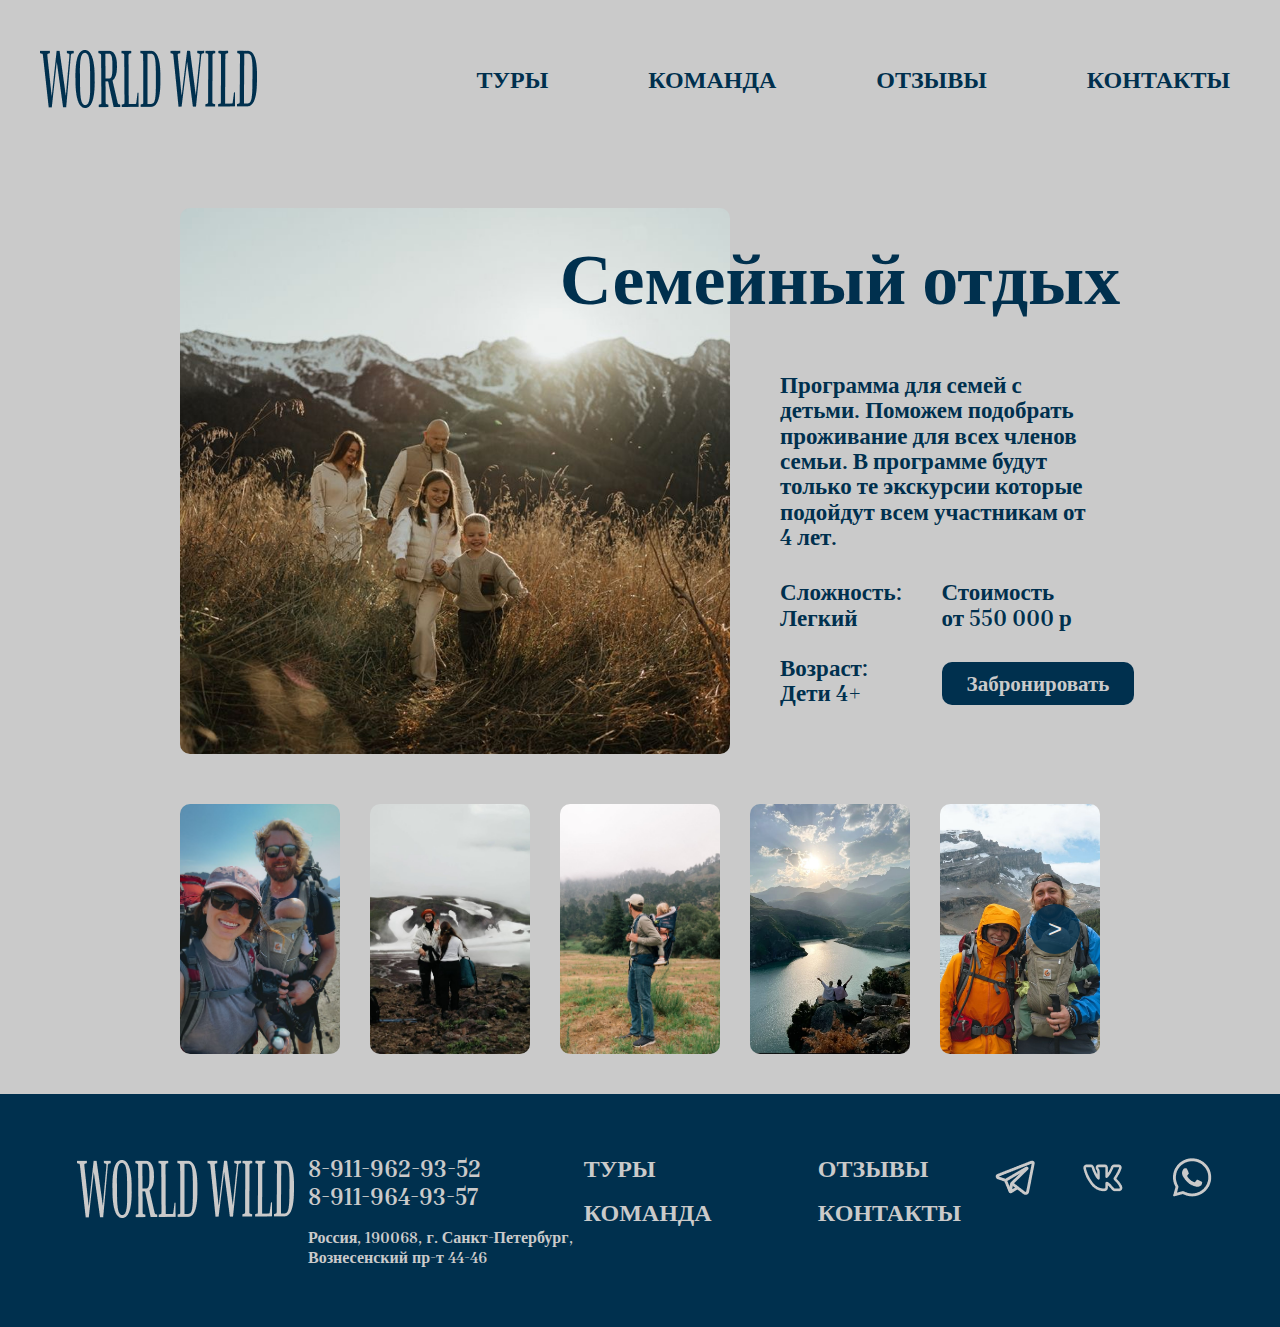
<file: семотдых.html>
<!DOCTYPE html>
<html lang="ru">
<head>
    <meta charset="UTF-8">
    <meta name="viewport" content="width=device-width, initial-scale=1.0">
    <title>Семейный отдых</title>
    <link href="https://fonts.googleapis.com/css2?family=Inria+Serif:wght@400;700&display=swap" rel="stylesheet">
    <link rel="stylesheet" href="семотдых.css">
</head>
<body>
    <header>
        <div class="container">
            <div class="header-container">
                <div class="logo">
                    <a href="index.html">
                        <img src="images/ЛОГО.png" alt="Логотип компании">
                    </a>
                </div>
                
                <div class="burger">
                    <span></span>
                    <span></span>
                    <span></span>
                </div>

                <nav class="nav-menu">
                    <a href="всетуры.html" class="nav-button">ТУРЫ</a>
                    <a href="команда.html" class="nav-button">КОМАНДА</a>
                    <a href="ОТЗЫВЫ.html" class="nav-button">ОТЗЫВЫ</a>
                    <a href="Информация.htmlы" class="nav-button">КОНТАКТЫ</a>
                </nav>
            </div>
        </div>
    </header>

    <main>
        <div class="main-container">
            <div class="photo-container">
                <img src="images/семотдых.png" alt="Семейный отдых">
            </div>
            <div class="text-block">
                <div class="text-content-container">
                    <h1 class="title">Семейный отдых</h1>
                    <div class="comfort-text-block">
                        <p class="description">
                            Программа для семей с детьми. Поможем подобрать проживание для всех членов семьи. 
                    В программе будут только те экскурсии которые подойдут всем участникам от 4 лет.
                        </p>
                        <div class="details-container">
                            <div class="details-column">
                                Сложность:<br>
                                Легкий<br><br>
                                Возраст:<br>
                                Дети 4+
                            </div>
                            <div class="details-column">
                                Стоимость<br>
                                от 550 000 р
                                <a href="фио.html" class="book-button">Забронировать</a>
                            </div>
                        </div>
                    </div>
                </div>
            </div>
        </div>
    </main>
   <!-- Карусель после основного контента -->
<div class="carousel-section">
    <div class="container">
        <div class="carousel">
            <div class="carousel-track">
                <div class="carousel-slide">
                    <img src="images/сем1.jpg" alt="Фото тура 1">
                </div>
                <div class="carousel-slide">
                    <img src="images/сем2.jpg" alt="Фото тура 2">
                </div>
                <div class="carousel-slide">
                    <img src="images/сем3.jpg" alt="Фото тура 3">
                </div>
                <div class="carousel-slide">
                    <img src="images/сем4.jpg" alt="Фото тура 4">
                </div>
                <div class="carousel-slide">
                    <img src="images/сем5.jpg" alt="Фото тура 5">
                </div>
                <div class="carousel-slide">
                    <img src="images/сем6.jpg" alt="Фото тура 6">
                </div>
                <div class="carousel-slide">
                    <img src="images/сем7.jpg" alt="Фото тура 7">
                </div>
            </div>
            <button class="carousel-btn prev-btn">&lt;</button>
            <button class="carousel-btn next-btn">&gt;</button>
        </div>
    </div>
</div>
    <footer class="footer">
        <div class="container">
            <div class="footer-content">
                <div class="footer-logo">
                    <a href="index.html">
                        <img src="images/лого 2.png" alt="Логотип">
                    </a>
                </div>
                <div class="footer-contacts">
                    <h3 class="contacts-title">8-911-962-93-52<br>8-911-964-93-57</h3>
                    <p class="contacts-subtitle">Россия, 190068, г. Санкт-Петербург,<br>Вознесенский пр-т 44-46</p>
                </div>
                <nav class="footer-nav">
                    <a href="всетуры.html" class="footer-nav-link">ТУРЫ</a>
                    <a href="ОТЗЫВЫ.html" class="footer-nav-link">ОТЗЫВЫ</a>
                    <a href="команда.html" class="footer-nav-link">КОМАНДА</a>
                    <a href="Информация.html" class="footer-nav-link">КОНТАКТЫ</a>
                </nav>
                <div class="footer-social">
                    <a href="#" class="social-icon"><img src="images/tg.png" alt="Telegram"></a>
                    <a href="#" class="social-icon"><img src="images/vk.png" alt="VK"></a>
                    <a href="#" class="social-icon"><img src="images/whatsapp.png" alt="WhatsApp"></a>
                </div>
            </div>
        </div>
    </footer>
    <script>
        document.addEventListener('DOMContentLoaded', function() {
            const track = document.querySelector('.carousel-track');
            const slides = Array.from(document.querySelectorAll('.carousel-slide'));
            const nextBtn = document.querySelector('.next-btn');
            const prevBtn = document.querySelector('.prev-btn');
            
            // Рассчитываем ширину одного слайда
            const slide = slides[0];
            let slideWidth = slide.offsetWidth;
            let gap = parseInt(window.getComputedStyle(slide).marginRight) || 30;
            const totalSlideWidth = slideWidth + gap;
            
            // Количество одновременно видимых слайдов
            const visibleSlides = 5;
            let currentIndex = 0;
            
            // Функция обновления позиции карусели
            function updateCarousel() {
                track.style.transform = `translateX(-${currentIndex * totalSlideWidth}px)`;
                
                // Скрываем/показываем кнопки навигации
                prevBtn.style.display = currentIndex === 0 ? 'none' : 'block';
                nextBtn.style.display = currentIndex >= slides.length - visibleSlides ? 'none' : 'block';
            }
            
            // Обработчик кнопки "Вперед"
            nextBtn.addEventListener('click', function() {
                if (currentIndex < slides.length - visibleSlides) {
                    currentIndex++;
                    updateCarousel();
                }
            });
            
            // Обработчик кнопки "Назад"
            prevBtn.addEventListener('click', function() {
                if (currentIndex > 0) {
                    currentIndex--;
                    updateCarousel();
                }
            });
            
            // Инициализация карусели
            updateCarousel();
            
            // Обработчик ресайза окна
            window.addEventListener('resize', function() {
                const newSlideWidth = slides[0].offsetWidth;
                const newGap = parseInt(window.getComputedStyle(slides[0]).marginRight) || 30;
                if (Math.abs(newSlideWidth - slideWidth) > 5 || newGap !== gap) {
                    slideWidth = newSlideWidth;
                    gap = newGap;
                    updateCarousel();
                }
            });
        });
    </script>

<script>
    document.addEventListener('DOMContentLoaded', function() {
        const burger = document.querySelector('.burger');
        const navMenu = document.querySelector('.nav-menu');

        burger.addEventListener('click', function() {
            this.classList.toggle('active');
            navMenu.classList.toggle('active');
        });

        // Закрывать меню при клике на ссылку
        const navLinks = document.querySelectorAll('.nav-button');
        navLinks.forEach(link => {
            link.addEventListener('click', function() {
                burger.classList.remove('active');
                navMenu.classList.remove('active');
            });
        });
    });
</script>

<script>
    // Адаптация карусели при изменении размера окна
    function updateCarouselSlides() {
        const slides = document.querySelectorAll('.carousel-slide');
        const track = document.querySelector('.carousel-track');
        const windowWidth = window.innerWidth;
        
        if (windowWidth <= 480) {
            slides.forEach(slide => {
                slide.style.flex = '0 0 100%';
            });
        } else if (windowWidth <= 768) {
            slides.forEach(slide => {
                slide.style.flex = '0 0 calc(50% - 15px)';
            });
        } else if (windowWidth <= 992) {
            slides.forEach(slide => {
                slide.style.flex = '0 0 calc(33.333% - 20px)';
            });
        } else {
            slides.forEach(slide => {
                slide.style.flex = '0 0 calc(20% - 24px)';
            });
        }
        
        // Пересчитываем позицию карусели после изменения размеров
        const carouselScript = document.querySelector('script[src*="акт.js"]');
        if (carouselScript) {
            carouselScript.remove();
            const newScript = document.createElement('script');
            newScript.src = 'акт.js';
            document.body.appendChild(newScript);
        }
    }

    // Вызываем при загрузке и изменении размера окна
    window.addEventListener('load', updateCarouselSlides);
    window.addEventListener('resize', updateCarouselSlides);
</script>

</body>
</html>
</file>
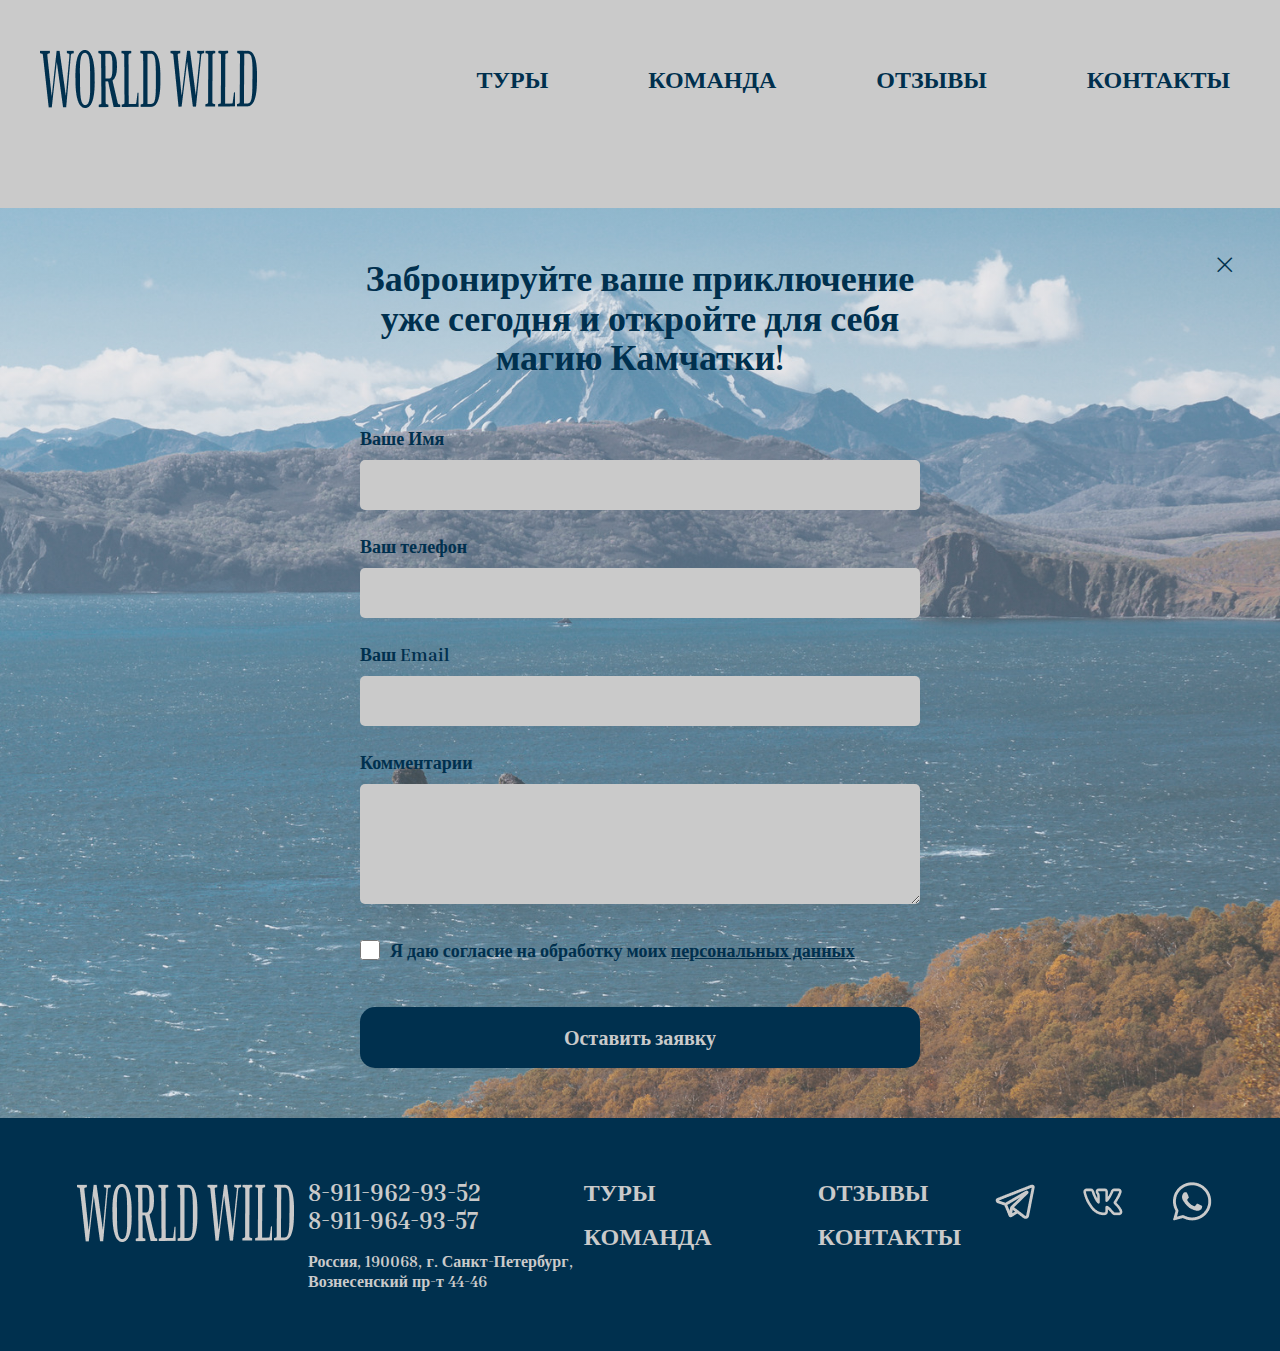
<file: фио.html>
<!DOCTYPE html>
<html lang="ru">
<head>
    <meta charset="UTF-8">
    <meta name="viewport" content="width=device-width, initial-scale=1.0">
    <title>Семейный отдых</title>
    <link href="https://fonts.googleapis.com/css2?family=Inria+Serif:wght@400;700&display=swap" rel="stylesheet">
    <link rel="stylesheet" href="фио.css">
</head>
<body>
    <header>
        <div class="container">
            <div class="header-container">
                <div class="logo">
                    <a href="index.html">
                        <img src="images/ЛОГО.png" alt="Логотип компании">
                    </a>
                </div>

                <div class="burger">
                    <span></span>
                    <span></span>
                    <span></span>
                </div>

                <nav class="nav-menu">
                    <a href="всетуры.html" class="nav-button">ТУРЫ</a>
                    <a href="команда.html" class="nav-button">КОМАНДА</a>
                    <a href="ОТЗЫВЫ.html" class="nav-button">ОТЗЫВЫ</a>
                    <a href="Информация.html" class="nav-button">КОНТАКТЫ</a>
                </nav>
            </div>
        </div>
    </header>
    <section class="booking-section">
        <div class="bg-overlay"></div> <!-- Новый элемент для фона -->
        <a href="javascript:history.back()" class="back-button">×</a> <!-- Добавленная строка -->
        <div class="container">
            <div class="booking-content">
                <h2 class="booking-title">Забронируйте ваше приключение уже сегодня и откройте для себя магию Камчатки!</h2>
                
                <form class="booking-form" action="всетуры.html" method="get">
                    <div class="form-group">
                        <label for="name">Ваше Имя</label>
                        <input type="text" id="name" name="name" required>
                    </div>
                    
                    <div class="form-group">
                        <label for="phone">Ваш телефон</label>
                        <input type="tel" id="phone" name="phone" required>
                    </div>
                    
                    <div class="form-group">
                        <label for="email">Ваш Email</label>
                        <input type="email" id="email" name="email" required>
                    </div>
                    
                    <div class="form-group">
                        <label for="comments">Комментарии</label>
                        <textarea id="comments" name="comments" rows="4"></textarea>
                    </div>
                    
                    <div class="form-agreement">
                        <input type="checkbox" id="agreement" name="agreement" required>
                        <label for="agreement">Я даю согласие на обработку моих <a href="Политика.html" target="_blank" style="color: #00304E; text-decoration: underline;">    
                        персональных данных
                    </a> 
                    </label>
                    </div>
                    
                    <button type="submit" class="submit-btn">Оставить заявку</button>
                </form>
            </div>
        </div>
    </section>
   
    <footer class="footer">
        <div class="container">
            <div class="footer-content">
                <div class="footer-logo">
                    <a href="index.html">
                    <img src="images/лого 2.png" alt="Логотип">
                </a>
                </div>
                <div class="footer-contacts">
                    <h3 class="contacts-title">8-911-962-93-52<br>8-911-964-93-57</h3>
                    <p class="contacts-subtitle">Россия, 190068, г. Санкт-Петербург,<br>Вознесенский пр-т 44-46</p>
                </div>
                <nav class="footer-nav">
                    <a href="всетуры.html" class="footer-nav-link">ТУРЫ</a>
                    <a href="ОТЗЫВЫ.html" class="footer-nav-link">ОТЗЫВЫ</a>
                    <a href="команда.html" class="footer-nav-link">КОМАНДА</a>
                    <a href="Информация.html" class="footer-nav-link">КОНТАКТЫ</a>
                </nav>
                <div class="footer-social">
                    <a href="#" class="social-icon"><img src="images/tg.png" alt="Telegram"></a>
                    <a href="#" class="social-icon"><img src="images/vk.png" alt="VK"></a>
                    <a href="#" class="social-icon"><img src="images/whatsapp.png" alt="WhatsApp"></a>
                </div>
            </div>
        </div>
    </footer>

    <script>
        document.addEventListener('DOMContentLoaded', function() {
            const burger = document.querySelector('.burger');
            const navMenu = document.querySelector('.nav-menu');
    
            burger.addEventListener('click', function() {
                this.classList.toggle('active');
                navMenu.classList.toggle('active');
            });
    
            // Закрывать меню при клике на ссылку
            const navLinks = document.querySelectorAll('.nav-button');
            navLinks.forEach(link => {
                link.addEventListener('click', function() {
                    burger.classList.remove('active');
                    navMenu.classList.remove('active');
                });
            });
        });
    </script>

</body>
</html>
</file>
<file: акт.css>
* {
    margin: 0;
    padding: 0;
    box-sizing: border-box;
}

body {
    font-family: 'Inria Serif', serif;
    background-color: #CACACA;
}

.container {
    width: 100%;
    max-width: 1440px;
    margin: 0 auto;
}

.header-container {
    display: flex;
    align-items: center;
    justify-content: space-between;
    padding: 50px 40px;
    width: 100%;
    box-sizing: border-box;
}

.logo {

}

.logo img {
    width: 217x;
    height: 58px;
    display: block;
}

.nav-menu {
    display: flex;
    
    gap: 80px;
    
}

.nav-button {
    color: #00304E;
    font-size: 24px;
    font-weight: 700;
    text-decoration: none;
    white-space: nowrap;
    display: flex;
    justify-content: center;
    align-items: center;
    padding: 5px 10px;
    transition: color 0.3s ease;    
}

.nav-button:hover {
    color:  #CACACA;
    background-color: #00304E;
    border-radius: 5px;
    box-shadow: 0 0 0 1px #00304E; 
}
/* Основной контент */
.main-container {
    display: flex;
    width: 100%;
    max-width: 1440px;
    padding: 50px 180px;
    margin: 0 auto;
    justify-content: space-between;
    align-items: flex-start;

}

.photo-container {
    width: 550px;
    z-index: 1;
}

.photo-container img {
    width: 100%;
    height: auto;
    display:flex;
    border-radius: 10px;
   
}

.text-block {
    width: calc(100% - 600px );
    right: 40px;
    top: 50px;
    z-index: 2;
    display: flex;
    flex-direction: column;
    align-items:end;
    margin-left: 0;
}

.text-content-container {
    width: 100%;
    display: flex;
    flex-direction: column;
    align-items: center;
}

.title {
    font-size: 72px;
    font-weight: bold;
    color: #00304E;
    margin-bottom: 15px;
    line-height: 1.1;
    text-align: left;
    width: auto;
    white-space: nowrap;
    margin-left: -200px;
    margin-top: 30px;
}

.comfort-text-block {
    width: 100%;
    max-width: 100%;
    margin-left: 0;
    padding: 40px 0;   
  
}

.description {
    font-size: 23px;
    font-weight: bold;
    color: #00304E;
    margin-bottom: 30px;
    line-height: 1.1;
   
}

.details-container {
    display: flex;
    gap: 40px;
}

.details-column {
    flex: 1;
    font-size: 23px;
    font-weight: 700;
    color: #00304E;
    line-height: 1.1;
    font-weight: bold;
    
}
/* Стили для секции с каруселью */
.carousel-section {
    padding: 40px 0;
    width: 100%;
    margin-top: -40px;

}
.carousel-section .container {
    max-width: 1440px;
    margin: 0 auto;
    padding: 0 180px;
}


.carousel {
    position: relative;
    width: 100%;
    overflow: hidden;
}
.carousel-track {
    display: flex;
    gap: 30px;
    transition: transform 0.5s ease;
 
}

.carousel-slide {
    flex: 0 0 calc(20% - 24px); /* 5 видимых слайдов с учетом отступов */
    box-sizing: border-box;
    min-width: 0;
}

.carousel-slide img {
    width: 100%;
    height: 250px;
    object-fit: cover;
    border-radius: 10px;
    display: block;

}

.carousel-btn {
    position: absolute;
    top: 50%;
    transform: translateY(-50%);
    background: #00304E;
    color: white;
    border: none;
    width: 50px;
    height: 50px;
    border-radius: 50%;
    font-size: 24px;
    cursor: pointer;
    z-index: 10;
    display: flex;
    align-items: center;
    justify-content: center;
    opacity: 0.8;
    transition: opacity 0.3s;
}

.carousel-btn:hover {
    opacity: 1;
}

.prev-btn {
    left: 20px;
}

.next-btn {
    right: 20px;
}

/* кнопка забронировать*/
.book-button {
    display: inline-block;
    background-color: #00304E;
    color: #CACACA;
    font-size: 21px;
    font-weight: bold;
    padding: 10px 25px;
    border-radius: 10px;
    text-decoration: none;
    transition: background-color 0.3s ease, transform 0.2s ease;
    margin-top: 32px;
}

.book-button:hover {
    background-color: #004b7c;
    transform: translateY(-2px);
    box-shadow: 0 4px 8px rgba(0, 0, 0, 0.2);
}

.book-button:active {
    transform: translateY(0);
}

/* Футер */
.footer {
    background-color: #00304E;
    padding: 60px 0;
    width: 100%; /* Добавляем */
}

.footer-content {
    display: flex;
    justify-content: space-between;
    align-items: flex-start;
    max-width: 1440px;
    margin: 0 auto;
    padding: 0 65px;
}

.footer-logo img {
    width: 243px;
    height: 70px;
    object-fit: contain;
}

.footer-contacts {
    width: 287px;
    display: flex;
    flex-direction: column;
}

.contacts-title {
    font-weight: bold;
    font-size: 24px;
    color: #CACACA;
    margin-bottom: 17px;
}

.contacts-subtitle {
    font-weight: bold;
    font-size: 16px;
    color: #CACACA;
}

.footer-nav {
    width: 425px;
    display: grid;
    grid-template-columns: repeat(2, 1fr);
    gap: 15px 60px;
}

.footer-nav-link {
    font-weight: bold;
    font-size: 24px;
    color: #CACACA;
    text-decoration: none;
    white-space: nowrap;
}

.footer-social {
    width: 223px;
    display: flex;
    gap: 41px;
}

.social-icon img {
    width: 47px;
    height: 47px;
}

.phone-link {
    color: #CACACA !important;       /* Цвет как у обычного текста */
    text-decoration: none !important; /* Убираем подчеркивание */
    cursor: pointer;                 /* Курсор в виде руки (опционально) */
}

/* Убираем синюю подсветку при нажатии на iOS */
.phone-link:active {
    -webkit-tap-highlight-color: transparent;
}

/* Для десктопов: убрать стандартные стили ссылок */
.phone-link:hover,
.phone-link:focus {
    color: #CACACA !important;
    text-decoration: none !important;
}

/* Скрываем навигацию и показываем бургер на экранах ≤ 1055px */
@media (max-width: 1055px) {
    .header-container {
        padding: 25px 20px;
        position: relative;
    }

    .logo img {
        width: 180px;
        height: auto;
    }

    .nav-menu {
        display: none; /* Скрываем обычное меню */
        position: fixed;
        top: 0;
        right: -100%;
        width: 70%;
        max-width: 300px;
        height: 100vh;
        background-color: #00304E;
        flex-direction: column;
        align-items: center;
        justify-content: center;
        gap: 30px;
        transition: right 0.3s ease;
        z-index: 100;
        padding: 20px;
    }

    .nav-menu.active {
        right: 0;
        display: flex; /* Показываем при активации */
    }

    .nav-button {
        font-size: 20px;
        color: #CACACA;
        width: 100%;
        text-align: center;
    }

    .nav-button:hover {
        background-color: transparent;
        text-decoration: underline;
    }

    /* Стили бургера */
    .burger {
        display: block; /* Показываем бургер */
        width: 30px;
        height: 20px;
        position: relative;
        z-index: 101;
        cursor: pointer;
    }

    .burger span {
        display: block;
        position: absolute;
        height: 3px;
        width: 100%;
        background: #00304E;
        border-radius: 3px;
        transition: all 0.3s ease;
    }

    .burger span:nth-child(1) {
        top: 0;
    }

    .burger span:nth-child(2) {
        top: 50%;
        transform: translateY(-50%);
    }

    .burger span:nth-child(3) {
        bottom: 0;
    }

    .burger.active span:nth-child(1) {
        top: 50%;
        transform: translateY(-50%) rotate(45deg);
        background: #CACACA;
    }

    .burger.active span:nth-child(2) {
        opacity: 0;
    }

    .burger.active span:nth-child(3) {
        bottom: 50%;
        transform: translateY(50%) rotate(-45deg);
        background: #CACACA;
    }
}

/* Скрываем бургер на экранах ≥ 1056px */
@media (min-width: 1056px) {
    .burger {
        display: none !important;
    }

    .nav-menu {
        display: flex !important; /* Всегда показываем обычное меню */
    }
}

/* Адаптация ФУТЕР для экранов ≤ 1055px */
@media (max-width: 1220px) {
    .footer {
        padding: 40px 0;
    }
    
    .footer-content {
        flex-direction: column;
        align-items: center;
        gap: 40px;
        padding: 0 20px;
    }
    
    .footer-logo,
    .footer-contacts,
    .footer-nav,
    .footer-social {
        width: 100%;
        height: auto;
        text-align: center;
        align-items: center;
    }
    
    .footer-logo {
        order: 1;
    }
    
    .footer-nav {
        order: 2;
        grid-template-columns: 1fr;
        gap: 15px;
    }

    .footer-contacts {
        order: 3;
    }
    
    .footer-social {
        order: 4;
        justify-content: center;
    }
    
    .contacts-title,
    .contacts-subtitle {
        width: 100%;
        height: auto;
        margin-bottom: 10px;
    }
    
    .footer-nav-link {
        font-size: 20px;
        white-space: normal;
    }
}

/* ТЕЛЕФОНЫ Дополнительная адаптация для очень маленьких экранов ≤ 480px */
@media (max-width: 480px) {
    /* Адаптация хедера */
.header-container {
    padding: 15px;
}

.logo img {
    width: 150px;
}

/* Адаптация бургер-меню */
.burger {
    width: 25px;
    height: 18px;
}

.burger span {
    height: 2px;
}

    .footer {
        padding: 30px 0;
    }
    
    .footer-content {
        gap: 30px;
    }
    
    .footer-logo img {
        width: 200px;
        height: auto;
    }
    
    .footer-nav-link {
        font-size: 18px;
    }
    
    .social-icon img {
        width: 40px;
        height: 40px;
    }
}

/* Добавьте эти медиазапросы в конец файла */

/* Адаптация для экранов ≤ 1200px */
@media (max-width: 1200px) {
    .main-container {
        padding: 50px 100px;
    }
    
    .carousel-section .container {
        padding: 0 100px;
    }
    
    .title {
        font-size: 60px;
        margin-left: -150px;
    }
}

/* Адаптация для экранов ≤ 992px */
@media (max-width: 1230px) {
    .main-container {
        flex-direction: column;
        align-items: center;
        padding: 30px 40px;
    }
    
    .photo-container {
        width: 100%;
        max-width: 600px;
        margin-bottom: 30px;
    }
    
    .text-block {
        width: 100%;
        align-items: center;
    }
    
    .text-content-container {
        align-items: center;
    }
    
    .title {
        margin-left: 0;
        text-align: center;
        font-size: 50px;
        white-space: normal;
    }
    
    .description {
        text-align: center;
    }
    
    .carousel-section .container {
        padding: 0 40px;
    }
    
    .carousel-slide {
        flex: 0 0 calc(33.333% - 20px); /* 3 слайда в ряд */
    }
}

/* Адаптация для экранов ≤ 768px */
@media (max-width: 768px) {
    .main-container {
        padding: 30px 20px;
    }
    
    .title {
        font-size: 42px;
    }
    
    .description {
        font-size: 20px;
    }
    
    .details-column {
        font-size: 20px;
    }
    
    .carousel-section .container {
        padding: 0 20px;
    }
    
    .carousel-slide {
        flex: 0 0 calc(50% - 15px); /* 2 слайда в ряд */
    }
    
    .carousel-slide img {
        height: 200px;
    }
}

/* Адаптация для экранов ≤ 480px */
@media (max-width: 480px) {
    .title {
        font-size: 36px;
    }
    
    .description {
        font-size: 18px;
    }
    
    .details-container {
        flex-direction: column;
        gap: 20px;
    }
    
    .details-column {
        text-align: center;
    }
    
    .book-button {
        margin-top: 15px;
    }
    
    .carousel-slide {
        flex: 0 0 100%; /* 1 слайд в ряд */
    }
    
    .carousel-slide img {
        height: 180px;
    }
    
    .carousel-btn {
        width: 40px;
        height: 40px;
        font-size: 20px;
    }
}
</file>
<file: вод.css>
* {
    margin: 0;
    padding: 0;
    box-sizing: border-box;
}

body {
    font-family: 'Inria Serif', serif;
    background-color: #CACACA;
}

.container {
    width: 100%;
    max-width: 1440px;
    margin: 0 auto;
}

.header-container {
    display: flex;
    align-items: center;
    justify-content: space-between;
    padding: 50px 40px;
    width: 100%;
    box-sizing: border-box;
}

.logo {

}

.logo img {
    width: 217x;
    height: 58px;
    display: block;
}

.nav-menu {
    display: flex;
    
    gap: 80px;
    
}

.nav-button {
    color: #00304E;
    font-size: 24px;
    font-weight: 700;
    text-decoration: none;
    white-space: nowrap;
    display: flex;
    justify-content: center;
    align-items: center;
    padding: 5px 10px;
    transition: color 0.3s ease;    
}

.nav-button:hover {
    color:  #CACACA;
    background-color: #00304E;
    border-radius: 5px;
    box-shadow: 0 0 0 1px #00304E; 
}

/* Основной контент */
.main-container {
    display: flex;
    width: 100%;
    max-width: 1440px;
    padding: 50px 180px;
    margin: 0 auto;
    justify-content: space-between;
    align-items: flex-start;

}

.photo-container {
    width: 550px;
    z-index: 1;
}

.photo-container img {
    width: 100%;
    height: auto;
    display:flex;
    border-radius: 10px;
   
}

.text-block {
    width: calc(100% - 600px );
    right: 40px;
    top: 50px;
    z-index: 2;
    display: flex;
    flex-direction: column;
    align-items:end;
    margin-left: 0;
}

.text-content-container {
    width: 100%;
    display: flex;
    flex-direction: column;
    align-items: center;
}

.title {
    font-size: 70px;
    font-weight: bold;
    color: #00304E;
    margin-bottom: -5px;
    line-height: 1.1;
    text-align: left;
    width: auto;
    white-space: nowrap;
    margin-left: -200px;
    margin-top: 30px;
}

.comfort-text-block {
    width: 100%;
    max-width: 100%;
    margin-left: 0;
    padding: 40px 0;   
  
}




.description {
    font-size: 23px;
    font-weight: bold;
    color: #00304E;
    margin-bottom: 30px;
    line-height: 1.1;
   
}

.details-container {
    display: flex;
    gap: 40px;
}

.details-column {
    flex: 1;
    font-size: 23px;
    font-weight: 700;
    color: #00304E;
    line-height: 1.1;
    font-weight: bold;
    
}
/* Стили для секции с каруселью */
.carousel-section {
    padding: 40px 0;
    width: 100%;
    margin-top: -40px;

}
.carousel-section .container {
    max-width: 1440px;
    margin: 0 auto;
    padding: 0 180px;
}


.carousel {
    position: relative;
    width: 100%;
    overflow: hidden;
}
.carousel-track {
    display: flex;
    gap: 30px;
    transition: transform 0.5s ease;
 
}

.carousel-slide {
    flex: 0 0 calc(20% - 24px); /* 5 видимых слайдов с учетом отступов */
    box-sizing: border-box;
    min-width: 0;
}

.carousel-slide img {
    width: 100%;
    height: 250px;
    object-fit: cover;
    border-radius: 10px;
    display: block;

}

.carousel-btn {
    position: absolute;
    top: 50%;
    transform: translateY(-50%);
    background: #00304E;
    color: white;
    border: none;
    width: 50px;
    height: 50px;
    border-radius: 50%;
    font-size: 24px;
    cursor: pointer;
    z-index: 10;
    display: flex;
    align-items: center;
    justify-content: center;
    opacity: 0.8;
    transition: opacity 0.3s;
}

.carousel-btn:hover {
    opacity: 1;
}

.prev-btn {
    left: 20px;
}

.next-btn {
    right: 20px;
}


/* кнопка забронировать*/
.book-button {
    display: inline-block;
    background-color: #00304E;
    color: #CACACA;
    font-size: 21px;
    font-weight: bold;
    padding: 10px 25px;
    border-radius: 10px;
    text-decoration: none;
    transition: background-color 0.3s ease, transform 0.2s ease;
    margin-top: 32px;
}

.book-button:hover {
    background-color: #004b7c;
    transform: translateY(-2px);
    box-shadow: 0 4px 8px rgba(0, 0, 0, 0.2);
}

.book-button:active {
    transform: translateY(0);
}




/* Футер */
.footer {
    background-color: #00304E;
    padding: 60px 0;
    width: 100%; /* Добавляем */
}

.footer-content {
    display: flex;
    justify-content: space-between;
    align-items: flex-start;
    max-width: 1440px;
    margin: 0 auto;
    padding: 0 65px;
}

.footer-logo img {
    width: 243px;
    height: 70px;
    object-fit: contain;
}

.footer-contacts {
    width: 287px;
    display: flex;
    flex-direction: column;
}

.contacts-title {
    font-weight: bold;
    font-size: 24px;
    color: #CACACA;
    margin-bottom: 17px;
}

.contacts-subtitle {
    font-weight: bold;
    font-size: 16px;
    color: #CACACA;
}

.footer-nav {
    width: 425px;
    display: grid;
    grid-template-columns: repeat(2, 1fr);
    gap: 15px 60px;
}

.footer-nav-link {
    font-weight: bold;
    font-size: 24px;
    color: #CACACA;
    text-decoration: none;
    white-space: nowrap;
}

.footer-social {
    width: 223px;
    display: flex;
    gap: 41px;
}

.social-icon img {
    width: 47px;
    height: 47px;
}

.phone-link {
    color: #CACACA !important;       /* Цвет как у обычного текста */
    text-decoration: none !important; /* Убираем подчеркивание */
    cursor: pointer;                 /* Курсор в виде руки (опционально) */
}

/* Убираем синюю подсветку при нажатии на iOS */
.phone-link:active {
    -webkit-tap-highlight-color: transparent;
}

/* Для десктопов: убрать стандартные стили ссылок */
.phone-link:hover,
.phone-link:focus {
    color: #CACACA !important;
    text-decoration: none !important;
}

/* Скрываем навигацию и показываем бургер на экранах ≤ 1055px */
@media (max-width: 1055px) {
    .header-container {
        padding: 25px 20px;
        position: relative;
    }

    .logo img {
        width: 180px;
        height: auto;
    }

    .nav-menu {
        display: none; /* Скрываем обычное меню */
        position: fixed;
        top: 0;
        right: -100%;
        width: 70%;
        max-width: 300px;
        height: 100vh;
        background-color: #00304E;
        flex-direction: column;
        align-items: center;
        justify-content: center;
        gap: 30px;
        transition: right 0.3s ease;
        z-index: 100;
        padding: 20px;
    }

    .nav-menu.active {
        right: 0;
        display: flex; /* Показываем при активации */
    }

    .nav-button {
        font-size: 20px;
        color: #CACACA;
        width: 100%;
        text-align: center;
    }

    .nav-button:hover {
        background-color: transparent;
        text-decoration: underline;
    }

    /* Стили бургера */
    .burger {
        display: block; /* Показываем бургер */
        width: 30px;
        height: 20px;
        position: relative;
        z-index: 101;
        cursor: pointer;
    }

    .burger span {
        display: block;
        position: absolute;
        height: 3px;
        width: 100%;
        background: #00304E;
        border-radius: 3px;
        transition: all 0.3s ease;
    }

    .burger span:nth-child(1) {
        top: 0;
    }

    .burger span:nth-child(2) {
        top: 50%;
        transform: translateY(-50%);
    }

    .burger span:nth-child(3) {
        bottom: 0;
    }

    .burger.active span:nth-child(1) {
        top: 50%;
        transform: translateY(-50%) rotate(45deg);
        background: #CACACA;
    }

    .burger.active span:nth-child(2) {
        opacity: 0;
    }

    .burger.active span:nth-child(3) {
        bottom: 50%;
        transform: translateY(50%) rotate(-45deg);
        background: #CACACA;
    }
}

/* Скрываем бургер на экранах ≥ 1056px */
@media (min-width: 1056px) {
    .burger {
        display: none !important;
    }

    .nav-menu {
        display: flex !important; /* Всегда показываем обычное меню */
    }
}

/* Адаптация ФУТЕР для экранов ≤ 1055px */
@media (max-width: 1220px) {
    .footer {
        padding: 40px 0;
    }
    
    .footer-content {
        flex-direction: column;
        align-items: center;
        gap: 40px;
        padding: 0 20px;
    }
    
    .footer-logo,
    .footer-contacts,
    .footer-nav,
    .footer-social {
        width: 100%;
        height: auto;
        text-align: center;
        align-items: center;
    }
    
    .footer-logo {
        order: 1;
    }
    
    .footer-nav {
        order: 2;
        grid-template-columns: 1fr;
        gap: 15px;
    }

    .footer-contacts {
        order: 3;
    }
    
    .footer-social {
        order: 4;
        justify-content: center;
    }
    
    .contacts-title,
    .contacts-subtitle {
        width: 100%;
        height: auto;
        margin-bottom: 10px;
    }
    
    .footer-nav-link {
        font-size: 20px;
        white-space: normal;
    }
}

/* ТЕЛЕФОНЫ Дополнительная адаптация для очень маленьких экранов ≤ 480px */
@media (max-width: 480px) {
    /* Адаптация хедера */
.header-container {
    padding: 15px;
}

.logo img {
    width: 150px;
}

/* Адаптация бургер-меню */
.burger {
    width: 25px;
    height: 18px;
}

.burger span {
    height: 2px;
}

    .footer {
        padding: 30px 0;
    }
    
    .footer-content {
        gap: 30px;
    }
    
    .footer-logo img {
        width: 200px;
        height: auto;
    }
    
    .footer-nav-link {
        font-size: 18px;
    }
    
    .social-icon img {
        width: 40px;
        height: 40px;
    }
}

/* Добавьте эти медиазапросы в конец файла */

/* Адаптация для экранов ≤ 1200px */
@media (max-width: 1200px) {
    .main-container {
        padding: 50px 100px;
    }
    
    .carousel-section .container {
        padding: 0 100px;
    }
    
    .title {
        font-size: 60px;
        margin-left: -150px;
    }
}

/* Адаптация для экранов ≤ 992px */
@media (max-width: 1230px) {
    .main-container {
        flex-direction: column;
        align-items: center;
        padding: 30px 40px;
    }
    
    .photo-container {
        width: 100%;
        max-width: 600px;
        margin-bottom: 30px;
    }
    
    .text-block {
        width: 100%;
        align-items: center;
    }
    
    .text-content-container {
        align-items: center;
    }
    
    .title {
        margin-left: 0;
        text-align: center;
        font-size: 50px;
        white-space: normal;
    }
    
    .description {
        text-align: center;
    }
    
    .carousel-section .container {
        padding: 0 40px;
    }
    
    .carousel-slide {
        flex: 0 0 calc(33.333% - 20px); /* 3 слайда в ряд */
    }
}

/* Адаптация для экранов ≤ 768px */
@media (max-width: 768px) {
    .main-container {
        padding: 30px 20px;
    }
    
    .title {
        font-size: 42px;
    }
    
    .description {
        font-size: 20px;
    }
    
    .details-column {
        font-size: 20px;
    }
    
    .carousel-section .container {
        padding: 0 20px;
    }
    
    .carousel-slide {
        flex: 0 0 calc(50% - 15px); /* 2 слайда в ряд */
    }
    
    .carousel-slide img {
        height: 200px;
    }
}

/* Адаптация для экранов ≤ 480px */
@media (max-width: 480px) {
    .title {
        font-size: 36px;
    }
    
    .description {
        font-size: 18px;
    }
    
    .details-container {
        flex-direction: column;
        gap: 20px;
    }
    
    .details-column {
        text-align: center;
    }
    
    .book-button {
        margin-top: 15px;
    }
    
    .carousel-slide {
        flex: 0 0 100%; /* 1 слайд в ряд */
    }
    
    .carousel-slide img {
        height: 180px;
    }
    
    .carousel-btn {
        width: 40px;
        height: 40px;
        font-size: 20px;
    }
}
</file>
<file: stylesвсетуры.css>
* {
    margin: 0;
    padding: 0;
    box-sizing: border-box;
}

body {
    font-family: 'Inria Serif', serif;
    background-color: #CACACA;
}

.container {
    width: 100%;
    max-width: 1440px;
    margin: 0 auto;
}

.header-container {
    display: flex;
    align-items: center;
    justify-content: space-between;
    padding: 50px 40px;
    width: 100%;
    box-sizing: border-box;
}

.logo img {
    width: 217x;
    height: 58px;
    display: block;
}

.nav-menu {
    display: flex;
    
    gap: 80px;
    
}

.nav-button {
    color: #00304E;
    font-size: 24px;
    font-weight: 700;
    text-decoration: none;
    white-space: nowrap;
    display: flex;
    justify-content: center;
    align-items: center;
    padding: 5px 10px;
    transition: color 0.3s ease;    
}

.nav-button:hover {
    color:  #CACACA;
    background-color: #00304E;
    border-radius: 5px;
    box-shadow: 0 0 0 1px #00304E; 
}


/* Стили для основного контента */
.main-content {
    padding: 50px 0;
}

/* Стили для секций с турами */
.tours-section {
    margin-bottom: 60px;
}

.tours-section:last-child {
    margin-bottom: 0;
}

/* Сетка для карточек */
.tours-grid {
    display: flex;
    justify-content: space-between;
    gap: 60px;
    max-width: 1200px;
    margin: 0 auto;
    padding: 0 65px;
}

/* Стили для карточки тура */
.tour-card {
    width: 500px;
    display: flex;
    flex-direction: column;
    align-items: center;
}

.tour-image {
    width: 500px;
    height: 500px;
    object-fit: cover;
    border-radius: 10px;
    margin-bottom: 20px;
}

.tour-title {
    color: #00304E;
    font-size: 24px;
    font-weight: 700;
    margin-bottom: 20px;
    text-align: center;
}

.tour-button {
    background-color: #00304E;
    color: #CACACA;
    border: none;
    border-radius: 5px;
    padding: 12px 30px;
    font-size: 18px;
    font-weight: 700;
    cursor: pointer;
    transition: background-color 0.3s ease;
    text-decoration: none; /* Это убирает подчеркивание */
    display: inline-block; /* Важно для корректного отображения */
}

.tour-button:hover {
    background-color: #001f33;
}

/* Пустая карточка для выравнивания */
.empty-card {
    visibility: hidden;
}

.footer {
    background-color: #00304E;
    padding: 60px 0;
    width: 100%; /* Добавляем */
}

.footer-content {
    display: flex;
    justify-content: space-between;
    align-items: flex-start;
    max-width: 1440px;
    margin: 0 auto;
    padding: 0 65px;
}

.footer-logo img {
    width: 243px;
    height: 70px;
    object-fit: contain;
    
    
}

.footer-contacts {
    width: 287px;
    height: 113px;
    display: flex;
    flex-direction: column;
}

.contacts-title {
    font-weight: bold;
    font-size: 24px;
    color: #CACACA;
    width: 173px;
    height: 58px;
    margin-bottom: 17px;
}

.contacts-subtitle {
    font-weight: bold;
    font-size: 16px;
    color: #CACACA;
    width: 287px;
    height: 38px;
}

.footer-nav {
    width: 425px;
    height: 120px;
    display: grid;
    grid-template-columns: repeat(2, 1fr);
    gap: 15px;
    column-gap: 60px;
}

.footer-nav-link {
    font-weight: bold;
    font-size: 24px;
    color: #CACACA;
    text-decoration: none;
    white-space: nowrap;
}

.footer-social {
    width: 223px;
    height: 48px;
    display: flex;
    gap: 41px;
}

.social-icon img {
    width: 47px;
    height: 47px;
}

/* Скрываем навигацию и показываем бургер на экранах ≤ 1055px */
@media (max-width: 1055px) {
    .header-container {
        padding: 25px 20px;
        position: relative;
    }

    .logo img {
        width: 180px;
        height: auto;
    }

    .nav-menu {
        display: none; /* Скрываем обычное меню */
        position: fixed;
        top: 0;
        right: -100%;
        width: 70%;
        max-width: 300px;
        height: 100vh;
        background-color: #00304E;
        flex-direction: column;
        align-items: center;
        justify-content: center;
        gap: 30px;
        transition: right 0.3s ease;
        z-index: 100;
        padding: 20px;
    }

    .nav-menu.active {
        right: 0;
        display: flex; /* Показываем при активации */
    }

    .nav-button {
        font-size: 20px;
        color: #CACACA;
        width: 100%;
        text-align: center;
    }

    .nav-button:hover {
        background-color: transparent;
        text-decoration: underline;
    }

    /* Стили бургера */
    .burger {
        display: block; /* Показываем бургер */
        width: 30px;
        height: 20px;
        position: relative;
        z-index: 101;
        cursor: pointer;
    }

    .burger span {
        display: block;
        position: absolute;
        height: 3px;
        width: 100%;
        background: #00304E;
        border-radius: 3px;
        transition: all 0.3s ease;
    }

    .burger span:nth-child(1) {
        top: 0;
    }

    .burger span:nth-child(2) {
        top: 50%;
        transform: translateY(-50%);
    }

    .burger span:nth-child(3) {
        bottom: 0;
    }

    .burger.active span:nth-child(1) {
        top: 50%;
        transform: translateY(-50%) rotate(45deg);
        background: #CACACA;
    }

    .burger.active span:nth-child(2) {
        opacity: 0;
    }

    .burger.active span:nth-child(3) {
        bottom: 50%;
        transform: translateY(50%) rotate(-45deg);
        background: #CACACA;
    }
}

/* Скрываем бургер на экранах ≥ 1056px */
@media (min-width: 1056px) {
    .burger {
        display: none !important;
    }

    .nav-menu {
        display: flex !important; /* Всегда показываем обычное меню */
    }
}

/* Адаптация ФУТЕР для экранов ≤ 1055px */
@media (max-width: 1220px) {
    .footer {
        padding: 40px 0;
    }
    
    .footer-content {
        flex-direction: column;
        align-items: center;
        gap: 40px;
        padding: 0 20px;
    }
    
    .footer-logo,
    .footer-contacts,
    .footer-nav,
    .footer-social {
        width: 100%;
        height: auto;
        text-align: center;
        align-items: center;
    }
    
    .footer-logo {
        order: 1;
    }
    
    .footer-nav {
        order: 2;
        grid-template-columns: 1fr;
        gap: 15px;
    }

    .footer-contacts {
        order: 3;
    }
    
    .footer-social {
        order: 4;
        justify-content: center;
    }
    
    .contacts-title,
    .contacts-subtitle {
        width: 100%;
        height: auto;
        margin-bottom: 10px;
    }
    
    .footer-nav-link {
        font-size: 20px;
        white-space: normal;
    }
}

/* ТЕЛЕФОНЫ Дополнительная адаптация для очень маленьких экранов ≤ 480px */
@media (max-width: 480px) {
    /* Адаптация хедера */
.header-container {
    padding: 15px;
}

.logo img {
    width: 150px;
}

/* Адаптация бургер-меню */
.burger {
    width: 25px;
    height: 18px;
}

.burger span {
    height: 2px;
}

    .footer {
        padding: 30px 0;
    }
    
    .footer-content {
        gap: 30px;
    }
    
    .footer-logo img {
        width: 200px;
        height: auto;
    }
    
    .footer-nav-link {
        font-size: 18px;
    }
    
    .social-icon img {
        width: 40px;
        height: 40px;
    }
}

/* Адаптация секций с турами для экранов ≤ 1220px */
@media (max-width: 1220px) {
    .tours-grid {
        padding: 0 40px;
        gap: 40px;
    }
    
    .tour-card {
        width: 45%;
    }
    
    .tour-image {
        width: 100%;
        height: 400px;
    }
}

/* Адаптация для экранов ≤ 900px */
@media (max-width: 900px) {
    .tours-grid {
        flex-wrap: wrap;
        justify-content: center;
        gap: 30px;
    }
    
    .tour-card {
        width: 100%;
        max-width: 500px;
    }
    
    .tour-image {
        height: 350px;
    }
    
    .empty-card {
        display: none;
    }
}

/* Адаптация для экранов ≤ 600px */
@media (max-width: 600px) {
    .tours-section {
        margin-bottom: 40px;
    }
    
    .tours-grid {
        padding: 0 20px;
        gap: 25px;
    }
    
    .tour-image {
        height: 300px;
    }
    
    .tour-title {
        font-size: 20px;
        margin-bottom: 15px;
    }
    
    .tour-button {
        padding: 10px 25px;
        font-size: 16px;
    }
}

/* Адаптация для очень маленьких экранов ≤ 480px */
@media (max-width: 480px) {
    .main-content {
        padding: 30px 0;
    }
    
    .tours-grid {
        padding: 0 15px;
        gap: 20px;
    }
    
    .tour-image {
        height: 250px;
    }
    
    .tour-title {
        font-size: 18px;
    }
    
    .tour-button {
        padding: 8px 20px;
        font-size: 14px;
    }
}
</file>
<file: stylesИНФА.css>
* {
    margin: 0;
    padding: 0;
    box-sizing: border-box;
}

body {
    font-family: 'Inria Serif', serif;
    background-color: #CACACA;
}

.container {
    width: 100%;
    max-width: 1440px;
    margin: 0 auto;
}

.header-container {
    display: flex;
    align-items: center;
    justify-content: space-between;
    padding: 50px 40px;
    width: 100%;
    box-sizing: border-box;
}

.logo {

}

.logo img {
    width: 217x;
    height: 58px;
    display: block;
}

.nav-menu {
    display: flex;
    
    gap: 80px;
    
}

.nav-button {
    color: #00304E;
    font-size: 24px;
    font-weight: 700;
    text-decoration: none;
    white-space: nowrap;
    display: flex;
    justify-content: center;
    align-items: center;
    padding: 5px 10px;
    transition: color 0.3s ease;    
}

.nav-button:hover {
    color:  #CACACA;
    background-color: #00304E;
    border-radius: 5px;
    box-shadow: 0 0 0 1px #00304E; 
}

.contacts-section {
    padding: 80px 0;
}

.contacts-content {
    display: flex;
    align-items: stretch;
    gap: 36px;
    max-width: 1440px;
    margin: 0 auto;
    padding: 0 65px;
}

#map {
    width: 100%;
    height: 500px;
    margin-left: 64px;
    border-radius: 0;
}

.contacts-card {
    background-color: #CACACA;
    color: #00304E;
    padding: 40px;
    border-radius: 65px;
    width: 50%;
    font-weight: bold;
    line-height: 1.6;
}

.contacts-card h2 {
    font-size: 36px;
    margin-bottom: 20px;
}

.contacts-card strong {
    font-size: 24px;
    display: inline;
    margin-top: 0;
    font-weight: bold;
}

.contacts-card p {
    font-size: 24px;
    margin-bottom: 10px;
    line-height: 1.6;
}

.info-section {
    padding: 10px 0;
}

.info-content {
    display: flex;
    justify-content: center;
    max-width: 1440px;
    margin: 0 auto;
    padding: 0 300px;
    gap: 200px;
}

.info-card {
    background-color: #CACACA;
    color: #00304E;
    padding: 10px 50px;
    border-radius: 0;
    width: auto;
    font-weight: bold;
    font-size: 24px;
    line-height: 1.6;
    flex: 1;
}

.full-width-image-section {
    width: 100%;
    height: 800px;
    overflow: hidden;
}

.full-width-image {
    width: 100%;
    height: 100%;
    object-fit: cover;
    display: block;
}

.footer {
    background-color: #00304E;
    padding: 60px 0;
    width: 100%; /* Добавляем */
}

.footer-content {
    display: flex;
    justify-content: space-between;
    align-items: flex-start;
    max-width: 1440px;
    margin: 0 auto;
    padding: 0 65px;
}

.footer-logo img {
    width: 243px;
    height: 70px;
    object-fit: contain;
}

.footer-contacts {
    width: 287px;
    height: 113px;
    display: flex;
    flex-direction: column;
}

.contacts-title {
    font-weight: bold;
    font-size: 24px;
    color: #CACACA;
    width: 173px;
    height: 58px;
    margin-bottom: 17px;
}

.contacts-subtitle {
    font-weight: bold;
    font-size: 16px;
    color: #CACACA;
    width: 287px;
    height: 38px;
}

.footer-nav {
    width: 425px;
    height: 120px;
    display: grid;
    grid-template-columns: repeat(2, 1fr);
    gap: 15px;
    column-gap: 60px;
}

.footer-nav-link {
    font-weight: bold;
    font-size: 24px;
    color: #CACACA;
    text-decoration: none;
    white-space: nowrap;
}

.footer-social {
    width: 223px;
    height: 48px;
    display: flex;
    gap: 41px;
}

.social-icon img {
    width: 47px;
    height: 47px;
}
/* Скрываем навигацию и показываем бургер на экранах ≤ 1055px */
@media (max-width: 1055px) {
    .header-container {
        padding: 25px 20px;
        position: relative;
    }

    .logo img {
        width: 180px;
        height: auto;
    }

    .nav-menu {
        display: none; /* Скрываем обычное меню */
        position: fixed;
        top: 0;
        right: -100%;
        width: 70%;
        max-width: 300px;
        height: 100vh;
        background-color: #00304E;
        flex-direction: column;
        align-items: center;
        justify-content: center;
        gap: 30px;
        transition: right 0.3s ease;
        z-index: 100;
        padding: 20px;
    }

    .nav-menu.active {
        right: 0;
        display: flex; /* Показываем при активации */
    }

    .nav-button {
        font-size: 20px;
        color: #CACACA;
        width: 100%;
        text-align: center;
    }

    .nav-button:hover {
        background-color: transparent;
        text-decoration: underline;
    }

    /* Стили бургера */
    .burger {
        display: block; /* Показываем бургер */
        width: 30px;
        height: 20px;
        position: relative;
        z-index: 101;
        cursor: pointer;
    }

    .burger span {
        display: block;
        position: absolute;
        height: 3px;
        width: 100%;
        background: #00304E;
        border-radius: 3px;
        transition: all 0.3s ease;
    }

    .burger span:nth-child(1) {
        top: 0;
    }

    .burger span:nth-child(2) {
        top: 50%;
        transform: translateY(-50%);
    }

    .burger span:nth-child(3) {
        bottom: 0;
    }

    .burger.active span:nth-child(1) {
        top: 50%;
        transform: translateY(-50%) rotate(45deg);
        background: #CACACA;
    }

    .burger.active span:nth-child(2) {
        opacity: 0;
    }

    .burger.active span:nth-child(3) {
        bottom: 50%;
        transform: translateY(50%) rotate(-45deg);
        background: #CACACA;
    }
}

/* Скрываем бургер на экранах ≥ 1056px */
@media (min-width: 1056px) {
    .burger {
        display: none !important;
    }

    .nav-menu {
        display: flex !important; /* Всегда показываем обычное меню */
    }
}
/* Адаптация ФУТЕР для экранов ≤ 1055px */
@media (max-width: 1220px) {
    .footer {
        padding: 40px 0;
    }
    
    .footer-content {
        flex-direction: column;
        align-items: center;
        gap: 40px;
        padding: 0 20px;
    }
    
    .footer-logo,
    .footer-contacts,
    .footer-nav,
    .footer-social {
        width: 100%;
        height: auto;
        text-align: center;
        align-items: center;
    }
    
    .footer-logo {
        order: 1;
    }
    
    .footer-nav {
        order: 2;
        grid-template-columns: 1fr;
        gap: 15px;
    }

    .footer-contacts {
        order: 3;
    }
    
    .footer-social {
        order: 4;
        justify-content: center;
    }
    
    .contacts-title,
    .contacts-subtitle {
        width: 100%;
        height: auto;
        margin-bottom: 10px;
    }
    
    .footer-nav-link {
        font-size: 20px;
        white-space: normal;
    }
}
/* Добавим в конец stylesИНФА.css */

/* Общие адаптивные стили */
@media (max-width: 1220px) {
    .contacts-content {
        padding: 0 40px;
    }
    
    .info-content {
        padding: 0 150px;
        gap: 100px;
    }
}

/* Для средних экранов (992px и меньше) */
@media (max-width: 992px) {
    .contacts-section {
        padding: 60px 0;
    }
    
    .contacts-card {
        padding: 30px;
        border-radius: 40px;
    }
    
    .contacts-card h2 {
        font-size: 30px;
    }
    
    .contacts-card p,
    .contacts-card strong {
        font-size: 20px;
    }
    
    .info-content {
        padding: 0 50px;
        gap: 50px;
    }
    
    .info-card {
        padding: 10px 30px;
        font-size: 20px;
    }
    
    .full-width-image-section {
        height: 600px;
    }
}

/* Обновленные медиа-запросы */
@media (max-width: 768px) {
    .contacts-content {
        flex-direction: column;
        gap: 20px;
        padding: 0 15px;
        align-items: center;
    }
    
    #map,
    .contacts-card {
        width: 100%;
        max-width: 100%;
        margin-left: 0;
    }
    
    #map {
        width: 550px;
        height: 400px;
        order: 2;
    }
    
    .contacts-card {
        width: 550px;
        order: 1;
        text-align: center;
        padding: 20px;
        border-radius: 30px;
    }
    
    .info-content {
        flex-direction: column;
        gap: 20px;
        padding: 0 15px;
        align-items: stretch;
    }
    
    .info-card {
        width: 100%;
        padding: 15px;
        font-size: 18px;
        text-align: center;
    }
    
    .full-width-image-section {
        height: 400px;
    }
}

@media (max-width: 480px) {
    .contacts-section {
        padding: 40px 0;
    }
    
    .contacts-card {
        padding: 15px;
        border-radius: 20px;
    }
    
    .contacts-card h2 {
        font-size: 22px;
        margin-bottom: 15px;
    }
    
    .contacts-card p,
    .contacts-card strong {
        font-size: 16px;
    }
    
    #map {
        height: 250px;
    }
    
    .info-card {
        font-size: 16px;
        padding: 10px;
    }
    
    .full-width-image-section {
        height: 300px;
    }
}
</file>
<file: мед.css>
* {
    margin: 0;
    padding: 0;
    box-sizing: border-box;
}

body {
    font-family: 'Inria Serif', serif;
    background-color: #CACACA;
}

.container {
    width: 100%;
    max-width: 1440px;
    margin: 0 auto;
}

.header-container {
    display: flex;
    align-items: center;
    justify-content: space-between;
    padding: 50px 40px;
    width: 100%;
    box-sizing: border-box;
}

.logo {

}

.logo img {
    width: 217x;
    height: 58px;
    display: block;
}

.nav-menu {
    display: flex;
    
    gap: 80px;
    
}

.nav-button {
    color: #00304E;
    font-size: 24px;
    font-weight: 700;
    text-decoration: none;
    white-space: nowrap;
    display: flex;
    justify-content: center;
    align-items: center;
    padding: 5px 10px;
    transition: color 0.3s ease;    
}

.nav-button:hover {
    color:  #CACACA;
    background-color: #00304E;
    border-radius: 5px;
    box-shadow: 0 0 0 1px #00304E; 
}
/* Основной контент */
.main-container {
    display: flex;
    width: 100%;
    max-width: 1440px;
    padding: 50px 180px;
    margin: 0 auto;
    justify-content: space-between;
    align-items: flex-start;

}

.photo-container {
    width: 550px;
    z-index: 1;
}

.photo-container img {
    width: 100%;
    height: auto;
    display:flex;
    border-radius: 10px;
   
}

.text-block {
    width: calc(100% - 600px );
    right: 40px;
    top: 50px;
    z-index: 2;
    display: flex;
    flex-direction: column;
    align-items:end;
    margin-left: 0;
}

.text-content-container {
    width: 100%;
    display: flex;
    flex-direction: column;
    align-items: center;
}

.title {
    font-size: 72px;
    font-weight: bold;
    color: #00304E;
    margin-bottom: 20px;
    line-height: 0.8;
    text-align: left;
    width: auto;
    white-space: nowrap;
    margin-left: -200px;
    margin-top: 30px;
}
.title-second-line {
    display: inline-block;
    margin-left: 220px; /* Регулируйте это значение по необходимости */
}

.comfort-text-block {
    width: 100%;
    max-width: 100%;
    margin-left: 0;
    padding: 40px 0;   
  
}


.subtitle {
    font-family: 'Inria Serif', serif;
    font-size: 37px;
    font-weight: 700;
    color: #00304E;
    margin-bottom: 40px;
    font-weight: bold;
    margin-left: 60px;
}

.description {
    font-size: 25px;
    font-weight: bold;
    color: #00304E;
    margin-bottom: 10px;
    line-height: 1.1;
    margin-bottom: 30px;
}

.details-container {
    display: flex;
    gap: 40px;
}

.details-column {
    flex: 1;
    font-size: 25px;
    font-weight: 700;
    color: #00304E;
    line-height: 1.1;
    font-weight: bold;
    
}
/* Стили для секции с каруселью */
.carousel-section {
    padding: 40px 0;
    width: 100%;
    margin-top: -40px;

}
.carousel-section .container {
    max-width: 1440px;
    margin: 0 auto;
    padding: 0 180px;
}


.carousel {
    position: relative;
    width: 100%;
    overflow: hidden;
}
.carousel-track {
    display: flex;
    gap: 30px;
    transition: transform 0.5s ease;
 
}

.carousel-slide {
    flex: 0 0 calc(20% - 24px); /* 5 видимых слайдов с учетом отступов */
    box-sizing: border-box;
    min-width: 0;
}

.carousel-slide img {
    width: 100%;
    height: 250px;
    object-fit: cover;
    border-radius: 10px;
    display: block;

}

.carousel-btn {
    position: absolute;
    top: 50%;
    transform: translateY(-50%);
    background: #00304E;
    color: white;
    border: none;
    width: 50px;
    height: 50px;
    border-radius: 50%;
    font-size: 24px;
    cursor: pointer;
    z-index: 10;
    display: flex;
    align-items: center;
    justify-content: center;
    opacity: 0.8;
    transition: opacity 0.3s;
}

.carousel-btn:hover {
    opacity: 1;
}

.prev-btn {
    left: 20px;
}

.next-btn {
    right: 20px;
}

/* кнопка забронировать*/
.book-button {
    display: inline-block;
    background-color: #00304E;
    color: #CACACA;
    font-size: 21px;
    font-weight: bold;
    padding: 10px 25px;
    border-radius: 10px;
    text-decoration: none;
    transition: background-color 0.3s ease, transform 0.2s ease;
    margin-top: 32px;
}

.book-button:hover {
    background-color: #004b7c;
    transform: translateY(-2px);
    box-shadow: 0 4px 8px rgba(0, 0, 0, 0.2);
}

.book-button:active {
    transform: translateY(0);
}

/* Футер */
.footer {
    background-color: #00304E;
    padding: 60px 0;
    width: 100%; /* Добавляем */
}

.footer-content {
    display: flex;
    justify-content: space-between;
    align-items: flex-start;
    max-width: 1440px;
    margin: 0 auto;
    padding: 0 65px;
}

.footer-logo img {
    width: 243px;
    height: 70px;
    object-fit: contain;
}

.footer-contacts {
    width: 287px;
    display: flex;
    flex-direction: column;
}

.contacts-title {
    font-weight: bold;
    font-size: 24px;
    color: #CACACA;
    margin-bottom: 17px;
}

.contacts-subtitle {
    font-weight: bold;
    font-size: 16px;
    color: #CACACA;
}

.footer-nav {
    width: 425px;
    display: grid;
    grid-template-columns: repeat(2, 1fr);
    gap: 15px 60px;
}

.footer-nav-link {
    font-weight: bold;
    font-size: 24px;
    color: #CACACA;
    text-decoration: none;
    white-space: nowrap;
}

.footer-social {
    width: 223px;
    display: flex;
    gap: 41px;
}

.social-icon img {
    width: 47px;
    height: 47px;
}
/* Скрываем навигацию и показываем бургер на экранах ≤ 1055px */
@media (max-width: 1055px) {
    .header-container {
        padding: 25px 20px;
        position: relative;
    }

    .logo img {
        width: 180px;
        height: auto;
    }

    .nav-menu {
        display: none; /* Скрываем обычное меню */
        position: fixed;
        top: 0;
        right: -100%;
        width: 70%;
        max-width: 300px;
        height: 100vh;
        background-color: #00304E;
        flex-direction: column;
        align-items: center;
        justify-content: center;
        gap: 30px;
        transition: right 0.3s ease;
        z-index: 100;
        padding: 20px;
    }

    .nav-menu.active {
        right: 0;
        display: flex; /* Показываем при активации */
    }

    .nav-button {
        font-size: 20px;
        color: #CACACA;
        width: 100%;
        text-align: center;
    }

    .nav-button:hover {
        background-color: transparent;
        text-decoration: underline;
    }

    /* Стили бургера */
    .burger {
        display: block; /* Показываем бургер */
        width: 30px;
        height: 20px;
        position: relative;
        z-index: 101;
        cursor: pointer;
    }

    .burger span {
        display: block;
        position: absolute;
        height: 3px;
        width: 100%;
        background: #00304E;
        border-radius: 3px;
        transition: all 0.3s ease;
    }

    .burger span:nth-child(1) {
        top: 0;
    }

    .burger span:nth-child(2) {
        top: 50%;
        transform: translateY(-50%);
    }

    .burger span:nth-child(3) {
        bottom: 0;
    }

    .burger.active span:nth-child(1) {
        top: 50%;
        transform: translateY(-50%) rotate(45deg);
        background: #CACACA;
    }

    .burger.active span:nth-child(2) {
        opacity: 0;
    }

    .burger.active span:nth-child(3) {
        bottom: 50%;
        transform: translateY(50%) rotate(-45deg);
        background: #CACACA;
    }
}

/* Скрываем бургер на экранах ≥ 1056px */
@media (min-width: 1056px) {
    .burger {
        display: none !important;
    }

    .nav-menu {
        display: flex !important; /* Всегда показываем обычное меню */
    }
}

/* Адаптация ФУТЕР для экранов ≤ 1055px */
@media (max-width: 1220px) {
    .footer {
        padding: 40px 0;
    }
    
    .footer-content {
        flex-direction: column;
        align-items: center;
        gap: 40px;
        padding: 0 20px;
    }
    
    .footer-logo,
    .footer-contacts,
    .footer-nav,
    .footer-social {
        width: 100%;
        height: auto;
        text-align: center;
        align-items: center;
    }
    
    .footer-logo {
        order: 1;
    }
    
    .footer-nav {
        order: 2;
        grid-template-columns: 1fr;
        gap: 15px;
    }

    .footer-contacts {
        order: 3;
    }
    
    .footer-social {
        order: 4;
        justify-content: center;
    }
    
    .contacts-title,
    .contacts-subtitle {
        width: 100%;
        height: auto;
        margin-bottom: 10px;
    }
    
    .footer-nav-link {
        font-size: 20px;
        white-space: normal;
    }
}

/* ТЕЛЕФОНЫ Дополнительная адаптация для очень маленьких экранов ≤ 480px */
@media (max-width: 480px) {
    /* Адаптация хедера */
.header-container {
    padding: 15px;
}

.logo img {
    width: 150px;
}

/* Адаптация бургер-меню */
.burger {
    width: 25px;
    height: 18px;
}

.burger span {
    height: 2px;
}

    .footer {
        padding: 30px 0;
    }
    
    .footer-content {
        gap: 30px;
    }
    
    .footer-logo img {
        width: 200px;
        height: auto;
    }
    
    .footer-nav-link {
        font-size: 18px;
    }
    
    .social-icon img {
        width: 40px;
        height: 40px;
    }
}

/* Добавьте эти медиазапросы в конец файла */

/* Адаптация для экранов ≤ 1200px */
@media (max-width: 1200px) {
    .main-container {
        padding: 50px 100px;
    }
    
    .carousel-section .container {
        padding: 0 100px;
    }
    
    .title {
        font-size: 60px;
        margin-left: -150px;
    }
}

/* Адаптация для экранов ≤ 992px */
@media (max-width: 1230px) {
    .main-container {
        flex-direction: column;
        align-items: center;
        padding: 30px 40px;
    }
    
    .photo-container {
        width: 100%;
        max-width: 600px;
        margin-bottom: 30px;
    }
    
    .text-block {
        width: 100%;
        align-items: center;
    }
    
    .text-content-container {
        align-items: center;
    }
    
    .title {
        margin-left: 0;
        text-align: center;
        font-size: 50px;
        white-space: normal;
    }
    
    .description {
        text-align: center;
    }
    
    .carousel-section .container {
        padding: 0 40px;
    }
    
    .carousel-slide {
        flex: 0 0 calc(33.333% - 20px); /* 3 слайда в ряд */
    }
}

/* Адаптация для экранов ≤ 768px */
@media (max-width: 768px) {
    .main-container {
        padding: 30px 20px;
    }
    
    .title {
        font-size: 42px;
    }
    
    .description {
        font-size: 20px;
    }
    
    .details-column {
        font-size: 20px;
    }
    
    .carousel-section .container {
        padding: 0 20px;
    }
    
    .carousel-slide {
        flex: 0 0 calc(50% - 15px); /* 2 слайда в ряд */
    }
    
    .carousel-slide img {
        height: 200px;
    }
}

/* Адаптация для экранов ≤ 480px */
@media (max-width: 480px) {
    .title {
        font-size: 36px;
    }
    
    .description {
        font-size: 18px;
    }
    
    .details-container {
        flex-direction: column;
        gap: 20px;
    }
    
    .details-column {
        text-align: center;
    }
    
    .book-button {
        margin-top: 15px;
    }
    
    .carousel-slide {
        flex: 0 0 100%; /* 1 слайд в ряд */
    }
    
    .carousel-slide img {
        height: 180px;
    }
    
    .carousel-btn {
        width: 40px;
        height: 40px;
        font-size: 20px;
    }
}
</file>
<file: stylesОТЗЫВЫ.css>
* {
    margin: 0;
    padding: 0;
    box-sizing: border-box;
}

body {
    font-family: 'Inria Serif', serif;
    background-color: #CACACA;
}

.container {
    width: 100%;
    max-width: 1440px;
    margin: 0 auto;
}

.header-container {
    display: flex;
    align-items: center;
    justify-content: space-between;
    padding: 50px 40px;
    width: 100%;
    box-sizing: border-box;
}

.logo {

}

.logo img {
    width: 217x;
    height: 58px;
    display: block;
}

.nav-menu {
    display: flex;
    
    gap: 80px;
    
}

.nav-button {
    color: #00304E;
    font-size: 24px;
    font-weight: 700;
    text-decoration: none;
    white-space: nowrap;
    display: flex;
    justify-content: center;
    align-items: center;
    padding: 5px 10px;
    transition: color 0.3s ease;    
}

.nav-button:hover {
    color:  #CACACA;
    background-color: #00304E;
    border-radius: 5px;
    box-shadow: 0 0 0 1px #00304E; 
}


.reviews-section {
    padding: 50px 0;
    background-color: #CACACA;
}

.reviews-container {
    display:flex;
    gap: 40px;
    padding: 0 65px;
    align-items: stretch; /* Добавлено для выравнивания высоты колонок */
}

.reviews-column {
    flex: 1;
    display: flex;
    flex-direction: column;
    gap: 30px;
}

.review-card {
    background-color: #B9B9B9;
    border-radius: 70px;
    padding: 36px; /* Отступы со всех сторон 36px */
    min-height: 200px;
    text-align: center;
    width: 720px; /* Фиксированная ширина */
    height: 450px; /* Фиксированная высота */
}


.review-header {
    text-align: center;
    margin-bottom: 20px;
}

.review-author {
    font-family: 'Inria Serif', serif;
    font-size: 30px;
    font-weight: 700;
    color: #00304E;
    text-transform: uppercase;
    margin-bottom: 15px;
    text-align: left;
    padding-left: 24px; /* 60px - 36px общего отступа = 24px */
    margin-left: 0;
}

.review-text {
    font-family: 'Inria Serif', serif;
    font-size: 23px;
    line-height: 1.4;
    color: #00304E;
    font-weight: 700;
    text-align: center;
    margin: 0;
    padding: 0;
}


.review-rating {
    font-family: 'Inria Serif', serif;
    font-size: 24px;
    color: #FFCC00; /* Золотой цвет для звезд */
    text-align: left;
    padding-left: 24px;
    margin-top: -10px; /* Поднимаем ближе к имени */
    margin-bottom: 15px;
    letter-spacing: 2px; /* Разрежаем звезды */
}


.photos-column {
    flex: 1;
    display: flex;
    max-width: 880px; /* Соответствует ширине отзывов */
    padding: 0; /* Убрали внутренние отступы */
    margin: 0; /* Убрали внешние отступы */
    height: 1890px; 
    position: relative;
    
}

.photo-group {
    display: flex;
    flex-direction: column;
    width: 50%;
    min-width: 0; /* Фикс для переполнения */
    padding: 0; /* Убрали внутренние отступы */
    height: 100%; /* Занимаем всю высоту */
    justify-content: space-between; /* Равномерное распределение по высоте */
    gap: 0;

}


/* Для первой колонки фото */
.photo-group:first-child {
    align-items: flex-start; /* Основное выравнивание */
    margin-right: auto; /* Прижимаем всю колонку к правому краю */
    z-index: 2; /* Выше второй колонки */
    margin-right: -25px; /* Частично перекрывает вторую колонку */
   
   
}

/* Для правой колонки */
.photo-group:last-child {
    align-items: flex-end; /* Основное выравнивание */
    margin-left: auto; /* Прижимаем всю колонку к правому краю */
    z-index: 1; /* Ниже первой колонки */
}



.photo {
    flex: 1;
    min-height: 0;
    object-fit: contain; /* Сохраняем пропорции */
    margin: 0;

    height: 0; /* Важно для равномерного распределения */
  
}




/* Индивидуальные размеры для фото */
.photo-group img[src="images/фото 1.png"],
.photo-group img[src="images/фото 3.png"],
.photo-group img[src="images/фото 7.png"],
.photo-group img[src="images/фото 9.png"] {
    
    width: 300px !important;
    height: auto;
}




.photo-group img[src="images/фото 8.png"] {
 
    width: 230px !important;
    height: auto;
}

.photo-group img[src="images/фото 6.png"] {
    width: 215px !important;
    height: auto;
}

.photo-group img[src="images/фото 2.png"] {
    width: 230px !important;
    height: 360px;
}

.photo-group img[src="images/фото 4.png"] {
    
    width: 230px;
    height: 330px;

}

.photo-group img[src="images/фото 5.png"] {
    width: 255px !important;
    height: auto;
}

.photo-group img[src="images/фото 10.png"] {
    width: 265px !important;
    height: auto;
}




.footer {
    background-color: #00304E;
    padding: 60px 0;
    width: 100%; /* Добавляем */
}

.footer-content {
    display: flex;
    justify-content: space-between;
    align-items: flex-start;
    max-width: 1440px;
    margin: 0 auto;
    padding: 0 65px;
}

.footer-logo img {
    width: 243px;
    height: 70px;
    object-fit: contain;
    
    
}

.footer-contacts {
    width: 287px;
    height: 113px;
    display: flex;
    flex-direction: column;
}

.contacts-title {
    font-weight: bold;
    font-size: 24px;
    color: #CACACA;
    width: 173px;
    height: 58px;
    margin-bottom: 17px;
}

.contacts-subtitle {
    font-weight: bold;
    font-size: 16px;
    color: #CACACA;
    width: 287px;
    height: 38px;
}

.footer-nav {
    width: 425px;
    height: 120px;
    display: grid;
    grid-template-columns: repeat(2, 1fr);
    gap: 15px;
    column-gap: 60px;
}

.footer-nav-link {
    font-weight: bold;
    font-size: 24px;
    color: #CACACA;
    text-decoration: none;
    white-space: nowrap;
}

.footer-social {
    width: 223px;
    height: 48px;
    display: flex;
    gap: 41px;
}

.social-icon img {
    width: 47px;
    height: 47px;
}




/* Скрываем навигацию и показываем бургер на экранах ≤ 1055px */
@media (max-width: 1055px) {
    .header-container {
        padding: 25px 20px;
        position: relative;
    }

    .logo img {
        width: 180px;
        height: auto;
    }

    .nav-menu {
        display: none; /* Скрываем обычное меню */
        position: fixed;
        top: 0;
        right: -100%;
        width: 70%;
        max-width: 300px;
        height: 100vh;
        background-color: #00304E;
        flex-direction: column;
        align-items: center;
        justify-content: center;
        gap: 30px;
        transition: right 0.3s ease;
        z-index: 100;
        padding: 20px;
    }

    .nav-menu.active {
        right: 0;
        display: flex; /* Показываем при активации */
    }

    .nav-button {
        font-size: 20px;
        color: #CACACA;
        width: 100%;
        text-align: center;
    }

    .nav-button:hover {
        background-color: transparent;
        text-decoration: underline;
    }

    /* Стили бургера */
    .burger {
        display: block; /* Показываем бургер */
        width: 30px;
        height: 20px;
        position: relative;
        z-index: 101;
        cursor: pointer;
    }

    .burger span {
        display: block;
        position: absolute;
        height: 3px;
        width: 100%;
        background: #00304E;
        border-radius: 3px;
        transition: all 0.3s ease;
    }

    .burger span:nth-child(1) {
        top: 0;
    }

    .burger span:nth-child(2) {
        top: 50%;
        transform: translateY(-50%);
    }

    .burger span:nth-child(3) {
        bottom: 0;
    }

    .burger.active span:nth-child(1) {
        top: 50%;
        transform: translateY(-50%) rotate(45deg);
        background: #CACACA;
    }

    .burger.active span:nth-child(2) {
        opacity: 0;
    }

    .burger.active span:nth-child(3) {
        bottom: 50%;
        transform: translateY(50%) rotate(-45deg);
        background: #CACACA;
    }
}

/* Скрываем бургер на экранах ≥ 1056px */
@media (min-width: 1056px) {
    .burger {
        display: none !important;
    }

    .nav-menu {
        display: flex !important; /* Всегда показываем обычное меню */
    }
}



/* Адаптация ФУТЕР для экранов ≤ 1055px */
@media (max-width: 1220px) {
    .footer {
        padding: 40px 0;
    }
    
    .footer-content {
        flex-direction: column;
        align-items: center;
        gap: 40px;
        padding: 0 20px;
    }
    
    .footer-logo,
    .footer-contacts,
    .footer-nav,
    .footer-social {
        width: 100%;
        height: auto;
        text-align: center;
        align-items: center;
    }
    
    .footer-logo {
        order: 1;
    }
    
    .footer-nav {
        order: 2;
        grid-template-columns: 1fr;
        gap: 15px;
    }

    .footer-contacts {
        order: 3;
    }
    
    .footer-social {
        order: 4;
        justify-content: center;
    }
    
    .contacts-title,
    .contacts-subtitle {
        width: 100%;
        height: auto;
        margin-bottom: 10px;
    }
    
    .footer-nav-link {
        font-size: 20px;
        white-space: normal;
    }
}


/* ТЕЛЕФОНЫ Дополнительная адаптация для очень маленьких экранов ≤ 480px */
@media (max-width: 480px) {
    /* Адаптация хедера */
.header-container {
    padding: 15px;
}

.logo img {
    width: 150px;
}

/* Адаптация бургер-меню */
.burger {
    width: 25px;
    height: 18px;
}

.burger span {
    height: 2px;
}

    .footer {
        padding: 30px 0;
    }
    
    .footer-content {
        gap: 30px;
    }
    
    .footer-logo img {
        width: 200px;
        height: auto;
    }
    
    .footer-nav-link {
        font-size: 18px;
    }
    
    .social-icon img {
        width: 40px;
        height: 40px;
    }
}



/* Основные изменения для адаптации */
@media (max-width: 1220px) {
    .reviews-container {
        flex-direction: column;
        padding: 0 20px;
        gap: 30px;
    }
    
    .reviews-column {
        width: 100%;
        max-width: 100%;
    }
    
    .review-card {
        width: 100% !important;
        height: auto !important;
        min-height: auto;
        padding: 25px;
        border-radius: 40px;
    }
    
    .photos-column {
        width: 100%;
        max-width: 100%;
        height: auto !important;
        flex-direction: row;
        justify-content: center;
        gap: 15px;
    }
    
    .photo-group {
        width: 48% !important;
        height: auto !important;
        gap: 15px;
    }
    
    .photo {
        height: auto !important;
        margin-bottom: 15px;
    }
    
    /* Убираем индивидуальные размеры фото на средних экранах */
    .photo-group img {
        width: 100% !important;
        height: auto !important;
    }
}

@media (max-width: 768px) {
    .reviews-section {
        padding: 30px 0;
    }
    
    .review-card {
        padding: 20px;
        border-radius: 30px;
    }
    
    .review-author {
        font-size: 24px;
        padding-left: 15px;
    }
    
    .review-text {
        font-size: 18px;
    }
    
    .review-rating {
        font-size: 20px;
        padding-left: 15px;
    }
    
    .photos-column {
        flex-direction: column;
        align-items: center;
    }
    
    .photo-group {
        width: 100% !important;
        max-width: 400px;
    }
    
    .photo-group:first-child,
    .photo-group:last-child {
        margin: 0;
        align-items: center;
    }
}

@media (max-width: 480px) {
    .review-card {
        padding: 15px;
        border-radius: 20px;
    }
    
    .review-author {
        font-size: 20px;
    }
    
    .review-text {
        font-size: 16px;
    }
    
    .review-rating {
        font-size: 18px;
    }
    
    .photo-group {
        max-width: 300px;
    }
}
</file>
<file: фио.css>
* {
    margin: 0;
    padding: 0;
    box-sizing: border-box;
}

body {
    font-family: 'Inria Serif', serif;
    background-color: #CACACA;
}

.container {
    width: 100%;
    max-width: 1440px;
    margin: 0 auto;
}

.header-container {
    display: flex;
    align-items: center;
    justify-content: space-between;
    padding: 50px 40px;
    width: 100%;
    box-sizing: border-box;
}

.logo {

}

.logo img {
    width: 217x;
    height: 58px;
    display: block;
}

.nav-menu {
    display: flex;
    
    gap: 80px;
    
}

.nav-button {
    color: #00304E;
    font-size: 24px;
    font-weight: 700;
    text-decoration: none;
    white-space: nowrap;
    display: flex;
    justify-content: center;
    align-items: center;
    padding: 5px 10px;
    transition: color 0.3s ease;    
}

.nav-button:hover {
    color:  #CACACA;
    background-color: #00304E;
    border-radius: 5px;
    box-shadow: 0 0 0 1px #00304E; 
}

/* Секция бронирования */
.booking-section {
    padding: 50px 0;
    background: url('images/камчатка.jpg') no-repeat center center;
    background-size: 1000px auto;
    margin-top: 50px;
    position: relative; /* Важно для работы псевдоэлемента */
    overflow: hidden; /* Обрезаем лишнее */
    
}

/* Фоновое изображение с наложением */
.booking-section .bg-overlay {
    position: absolute;
    top: 0;
    left: 0;
    width: 100%;
    height: 100%;
    background: 
        linear-gradient(rgba(202,202,202, 0.3), rgba(202,202,202, 0.3)),
        url('images/камчатка.jpg') no-repeat center center;
    background-size: cover;
    z-index: 0;
}

.booking-content {
    max-width: 600px;
    margin: 0 auto;
    padding: 0 20px;
    position: relative; /* Поднимаем над фоном */
    z-index: 1;
  
}

.booking-title {
    font-size: 36px;
    color: #00304E;
    text-align: center;
    margin-bottom: 50px;
    font-weight: 700;
    line-height: 1.1;
    top: 40px;
}

.booking-form {
    display: flex;
    flex-direction: column;
    gap: 25px;
}

/* Стили для полей формы */
.form-group input,
.form-group textarea {
    padding: 15px 20px;
    border: none; /* Убрана обводка */
    border-radius: 5px;
    font-size: 16px;
    font-family: 'Inria Serif', serif;
    background-color: #CACACA; /* Лёгкий серый фон вместо обводки */
    width: 100%;
    box-sizing: border-box;
    transition: background-color 0.3s;
}

.form-group input:focus,
.form-group textarea:focus {
    outline: none;
    background-color: #CACACA; /* Изменение фона при фокусе */
}
.form-group {
    display: flex;
    flex-direction: column;
    gap: 10px;
}

.form-group label {
    font-size: 18px;
    color: #00304E;
    font-weight: 700;
}

.form-group input,
.form-group textarea {
    padding: 15px 20px;
    border-radius: 5px;
    font-size: 16px;
    font-family: 'Inria Serif', serif;
    transition: border-color 0.3s;
}

.form-group input:focus,
.form-group textarea:focus {
    outline: none;
    border-color: #CACACA;
}

.form-group textarea {
    resize: vertical;
    min-height: 120px;
}

.form-agreement {
    display: flex;
    align-items: center;
    gap: 10px;
    margin-top: 10px;
    
}

.form-agreement input[type="checkbox"] {
    width: 20px;
    height: 20px;
    accent-color: #00304E;
    
}

.form-agreement label {
    font-size: 18px;
    color: #00304E;
    font-weight: bold;
}

.submit-btn {
    background-color: #00304E;
    color:#CACACA;
    border: none;
    padding: 18px 30px;
    font-size: 20px;
    font-weight: 700;
    border-radius: 15px;
    cursor: pointer;
    transition: background-color 0.3s;
    margin-top: 20px;
    font-family: 'Inria Serif', serif;
}

.submit-btn:hover {
    background-color: #001a2e;
}


.back-button {
    position: absolute;
    top: 30px;
    right: 30px;
    font-size: 40px;
    color: #00304E;
    text-decoration: none;
    width: 50px;
    height: 50px;
    display: flex;
    justify-content: center;
    align-items: center;
    z-index: 2;
    transition: all 0.3s ease;
    border-radius: 50%; /* Круглая форма изначально */
    background-color: transparent; /* Прозрачный фон */
}

.back-button:hover {
    color: #CACACA;
    background-color: #00304E;
    border-radius: 50%;
    transform: scale(1.1);
}


                                    /* Футер */
.footer {
    background-color: #00304E;
    padding: 60px 0;
    width: 100%; /* Добавляем */
}

.footer-content {
    display: flex;
    justify-content: space-between;
    align-items: flex-start;
    max-width: 1440px;
    margin: 0 auto;
    padding: 0 65px;
}

.footer-logo img {
    width: 243px;
    height: 70px;
    object-fit: contain;
}

.footer-contacts {
    width: 287px;
    display: flex;
    flex-direction: column;
}

.contacts-title {
    font-weight: bold;
    font-size: 24px;
    color: #CACACA;
    margin-bottom: 17px;
}

.contacts-subtitle {
    font-weight: bold;
    font-size: 16px;
    color: #CACACA;
}

.footer-nav {
    width: 425px;
    display: grid;
    grid-template-columns: repeat(2, 1fr);
    gap: 15px 60px;
}

.footer-nav-link {
    font-weight: bold;
    font-size: 24px;
    color: #CACACA;
    text-decoration: none;
    white-space: nowrap;
}

.footer-social {
    width: 223px;
    display: flex;
    gap: 41px;
}

.social-icon img {
    width: 47px;
    height: 47px;
}
                
/* Скрываем навигацию и показываем бургер на экранах ≤ 1055px */
@media (max-width: 1055px) {
    .header-container {
        padding: 25px 20px;
        position: relative;
    }

    .logo img {
        width: 180px;
        height: auto;
    }

    .nav-menu {
        display: none; /* Скрываем обычное меню */
        position: fixed;
        top: 0;
        right: -100%;
        width: 70%;
        max-width: 300px;
        height: 100vh;
        background-color: #00304E;
        flex-direction: column;
        align-items: center;
        justify-content: center;
        gap: 30px;
        transition: right 0.3s ease;
        z-index: 100;
        padding: 20px;
    }

    .nav-menu.active {
        right: 0;
        display: flex; /* Показываем при активации */
    }

    .nav-button {
        font-size: 20px;
        color: #CACACA;
        width: 100%;
        text-align: center;
    }

    .nav-button:hover {
        background-color: transparent;
        text-decoration: underline;
    }

    /* Стили бургера */
    .burger {
        display: block; /* Показываем бургер */
        width: 30px;
        height: 20px;
        position: relative;
        z-index: 101;
        cursor: pointer;
    }

    .burger span {
        display: block;
        position: absolute;
        height: 3px;
        width: 100%;
        background: #00304E;
        border-radius: 3px;
        transition: all 0.3s ease;
    }

    .burger span:nth-child(1) {
        top: 0;
    }

    .burger span:nth-child(2) {
        top: 50%;
        transform: translateY(-50%);
    }

    .burger span:nth-child(3) {
        bottom: 0;
    }

    .burger.active span:nth-child(1) {
        top: 50%;
        transform: translateY(-50%) rotate(45deg);
        background: #CACACA;
    }

    .burger.active span:nth-child(2) {
        opacity: 0;
    }

    .burger.active span:nth-child(3) {
        bottom: 50%;
        transform: translateY(50%) rotate(-45deg);
        background: #CACACA;
    }
}

/* Скрываем бургер на экранах ≥ 1056px */
@media (min-width: 1056px) {
    .burger {
        display: none !important;
    }

    .nav-menu {
        display: flex !important; /* Всегда показываем обычное меню */
    }
}
/* Адаптация ФУТЕР для экранов ≤ 1055px */
@media (max-width: 1220px) {
    .footer {
        padding: 40px 0;
    }
    
    .footer-content {
        flex-direction: column;
        align-items: center;
        gap: 40px;
        padding: 0 20px;
    }
    
    .footer-logo,
    .footer-contacts,
    .footer-nav,
    .footer-social {
        width: 100%;
        height: auto;
        text-align: center;
        align-items: center;
    }
    
    .footer-logo {
        order: 1;
    }
    
    .footer-nav {
        order: 2;
        grid-template-columns: 1fr;
        gap: 15px;
    }

    .footer-contacts {
        order: 3;
    }
    
    .footer-social {
        order: 4;
        justify-content: center;
    }
    
    .contacts-title,
    .contacts-subtitle {
        width: 100%;
        height: auto;
        margin-bottom: 10px;
    }
    
    .footer-nav-link {
        font-size: 20px;
        white-space: normal;
    }
}
/* ТЕЛЕФОНЫ Дополнительная адаптация для очень маленьких экранов ≤ 480px */
@media (max-width: 480px) {
    /* Адаптация хедера */
.header-container {
    padding: 15px;
}

.logo img {
    width: 150px;
}

/* Адаптация бургер-меню */
.burger {
    width: 25px;
    height: 18px;
}

.burger span {
    height: 2px;
}

    .footer {
        padding: 30px 0;
    }
    
    .footer-content {
        gap: 30px;
    }
    
    .footer-logo img {
        width: 200px;
        height: auto;
    }
    
    .footer-nav-link {
        font-size: 18px;
    }
    
    .social-icon img {
        width: 40px;
        height: 40px;
    }
}
@media (max-width: 480px) {
    .booking-content {
        padding: 0 15px;
    }
    
    .booking-title {
        font-size: 28px;
        margin-bottom: 30px;
    }
    
    .logo img {
        width: 120px;
    }
    
    .back-button {
        width: 40px;
        height: 40px;
        font-size: 30px;
    }
}

.form-agreement a {
    color: #00304E;
    text-decoration: underline;
    transition: color 0.3s;
}

.form-agreement a:hover {
    color: #001a2e;
    text-decoration: none;
}

/* Стили для ссылки на политику */
.form-agreement a {
    color: #00304E;
    text-decoration: underline;
    transition: color 0.3s;
}

.form-agreement a:hover {
    color: #001a2e;
    text-decoration: none;
}

/* Адаптация для мобильных */
@media (max-width: 480px) {
    .form-agreement label {
        font-size: 16px;
        line-height: 1.4;
    }
}
</file>
<file: Политика.css>
/* Основные стили для страницы политики */
.policy-container {
    max-width: 800px;
    margin: 50px auto;
    padding: 30px;
    background-color: #CACACA;
    border-radius: 10px;
}

.policy-title {
    color: #00304E;
    text-align: center;
    margin-bottom: 30px;
    font-size: 28px;
}

.policy-text {
    color: #333;
    line-height: 1.6;
    margin-bottom: 20px;
}

.policy-section {
    margin-bottom: 25px;
}

.policy-section-title {
    color: #00304E;
    font-weight: bold;
    margin-bottom: 10px;
    font-size: 20px;
}

/* Стили для ссылки в форме согласия (добавить в фио.css) */
.policy-link {
    color: #00304E;
    text-decoration: underline;
    transition: all 0.3s ease;
    font-weight: bold;
}

.policy-link:hover {
    color: #001a2e;
    text-decoration: none;
}

/* Адаптация для мобильных */
@media (max-width: 768px) {
    .policy-container {
        margin: 20px;
        padding: 20px;
    }
    
    .policy-title {
        font-size: 24px;
    }
}

@media (max-width: 480px) {
    .form-agreement label {
        font-size: 16px;
        line-height: 1.4;
    }
    
    .policy-container {
        margin: 15px;
        padding: 15px;
    }
    
    .policy-title {
        font-size: 22px;
    }
    
    .policy-section-title {
        font-size: 18px;
    }
    
    .policy-text {
        font-size: 15px;
    }
}

.policy-container {
    max-width: 900px;
    margin: 50px auto;
    padding: 40px;
    background-color: white;
    border-radius: 10px;
    box-shadow: 0 0 15px rgba(0, 48, 78, 0.1);
}

.policy-main-title {
    color: #00304E;
    text-align: center;
    margin-bottom: 15px;
    font-size: 32px;
    font-weight: 700;
}

.policy-intro {
    color: #666;
    text-align: center;
    margin-bottom: 40px;
    font-size: 16px;
    font-style: italic;
}

.policy-section {
    margin-bottom: 35px;
    border-bottom: 1px solid #e0e0e0;
    padding-bottom: 25px;
}

.policy-section:last-child {
    border-bottom: none;
}

.policy-section-title {
    color: #00304E;
    font-weight: 700;
    margin-bottom: 20px;
    font-size: 22px;
    position: relative;
    padding-left: 15px;
}

.policy-section-title::before {
    content: "";
    position: absolute;
    left: 0;
    top: 5px;
    height: 20px;
    width: 5px;
    background-color: #00304E;
}

.policy-text-block {
    color: #333;
    line-height: 1.7;
    font-size: 16px;
}

.policy-text-block p {
    margin-bottom: 15px;
}

.policy-list {
    margin: 15px 0 15px 30px;
    list-style-type: disc;
    color: #00304E;
}

.policy-list li {
    margin-bottom: 8px;
    padding-left: 10px;
}

/* Адаптация для планшетов */
@media (max-width: 768px) {
    .policy-container {
        margin: 30px 20px;
        padding: 25px;
    }
    
    .policy-main-title {
        font-size: 28px;
    }
    
    .policy-section-title {
        font-size: 20px;
    }
    
    .policy-text-block {
        font-size: 15px;
    }
}

/* Адаптация для мобильных */
@media (max-width: 480px) {
    .policy-container {
        margin: 20px 15px;
        padding: 20px;
    }
    
    .policy-main-title {
        font-size: 24px;
    }
    
    .policy-section-title {
        font-size: 18px;
    }
    
    .policy-list {
        margin-left: 20px;
    }
    
    .policy-text-block {
        font-size: 14px;
    }
}

/* Стили для ссылки в форме согласия */
.form-agreement a {
    color: #00304E;
    text-decoration: underline;
    transition: color 0.3s;
    font-weight: bold;
}

.form-agreement a:hover {
    color: #001a2e;
    text-decoration: none;
}
</file>
<file: семотдых.css>
* {
    margin: 0;
    padding: 0;
    box-sizing: border-box;
}

body {
    font-family: 'Inria Serif', serif;
    background-color: #CACACA;
}

.container {
    width: 100%;
    max-width: 1440px;
    margin: 0 auto;
}

.header-container {
    display: flex;
    align-items: center;
    justify-content: space-between;
    padding: 50px 40px;
    width: 100%;
    box-sizing: border-box;
}

.logo {

}

.logo img {
    width: 217x;
    height: 58px;
    display: block;
}

.nav-menu {
    display: flex;
    
    gap: 80px;
    
}

.nav-button {
    color: #00304E;
    font-size: 24px;
    font-weight: 700;
    text-decoration: none;
    white-space: nowrap;
    display: flex;
    justify-content: center;
    align-items: center;
    padding: 5px 10px;
    transition: color 0.3s ease;    
}

.nav-button:hover {
    color:  #CACACA;
    background-color: #00304E;
    border-radius: 5px;
    box-shadow: 0 0 0 1px #00304E; 
}

/* Основной контент */
.main-container {
    display: flex;
    width: 100%;
    max-width: 1440px;
    padding: 50px 180px;
    margin: 0 auto;
    justify-content: space-between;
    align-items: flex-start;

}

.photo-container {
    width: 550px;
    z-index: 1;
}

.photo-container img {
    width: 100%;
    height: auto;
    display:flex;
    border-radius: 10px;
   
}

.text-block {
    width: calc(100% - 600px );
    right: 40px;
    top: 50px;
    z-index: 2;
    display: flex;
    flex-direction: column;
    align-items:end;
    margin-left: 0;
}

.text-content-container {
    width: 100%;
    display: flex;
    flex-direction: column;
    align-items: center;
}

.title {
    font-size: 72px;
    font-weight: bold;
    color: #00304E;
    margin-bottom: 15px;
    line-height: 1.1;
    text-align: left;
    width: auto;
    white-space: nowrap;
    margin-left: -200px;
    margin-top: 30px;
}

.comfort-text-block {
    width: 100%;
    max-width: 100%;
    margin-left: 0;
    padding: 40px 0;   
  
}




.description {
    font-size: 23px;
    font-weight: bold;
    color: #00304E;
    margin-bottom: 30px;
    line-height: 1.1;
   
}

.details-container {
    display: flex;
    gap: 40px;
}

.details-column {
    flex: 1;
    font-size: 23px;
    font-weight: 700;
    color: #00304E;
    line-height: 1.1;
    font-weight: bold;
    
}
/* Стили для секции с каруселью */
.carousel-section {
    padding: 40px 0;
    width: 100%;
    margin-top: -40px;

}
.carousel-section .container {
    max-width: 1440px;
    margin: 0 auto;
    padding: 0 180px;
}


.carousel {
    position: relative;
    width: 100%;
    overflow: hidden;
}
.carousel-track {
    display: flex;
    gap: 30px;
    transition: transform 0.5s ease;
 
}

.carousel-slide {
    flex: 0 0 calc(20% - 24px); /* 5 видимых слайдов с учетом отступов */
    box-sizing: border-box;
    min-width: 0;
}

.carousel-slide img {
    width: 100%;
    height: 250px;
    object-fit: cover;
    border-radius: 10px;
    display: block;

}

.carousel-btn {
    position: absolute;
    top: 50%;
    transform: translateY(-50%);
    background: #00304E;
    color: white;
    border: none;
    width: 50px;
    height: 50px;
    border-radius: 50%;
    font-size: 24px;
    cursor: pointer;
    z-index: 10;
    display: flex;
    align-items: center;
    justify-content: center;
    opacity: 0.8;
    transition: opacity 0.3s;
}

.carousel-btn:hover {
    opacity: 1;
}

.prev-btn {
    left: 20px;
}

.next-btn {
    right: 20px;
}

/* кнопка забронировать*/
.book-button {
    display: inline-block;
    background-color: #00304E;
    color: #CACACA;
    font-size: 21px;
    font-weight: bold;
    padding: 10px 25px;
    border-radius: 10px;
    text-decoration: none;
    transition: background-color 0.3s ease, transform 0.2s ease;
    margin-top: 32px;
}

.book-button:hover {
    background-color: #004b7c;
    transform: translateY(-2px);
    box-shadow: 0 4px 8px rgba(0, 0, 0, 0.2);
}

.book-button:active {
    transform: translateY(0);
}

/* Футер */
.footer {
    background-color: #00304E;
    padding: 60px 0;
    width: 100%; /* Добавляем */
}

.footer-content {
    display: flex;
    justify-content: space-between;
    align-items: flex-start;
    max-width: 1440px;
    margin: 0 auto;
    padding: 0 65px;
}

.footer-logo img {
    width: 243px;
    height: 70px;
    object-fit: contain;
}

.footer-contacts {
    width: 287px;
    display: flex;
    flex-direction: column;
}

.contacts-title {
    font-weight: bold;
    font-size: 24px;
    color: #CACACA;
    margin-bottom: 17px;
}

.contacts-subtitle {
    font-weight: bold;
    font-size: 16px;
    color: #CACACA;
}

.footer-nav {
    width: 425px;
    display: grid;
    grid-template-columns: repeat(2, 1fr);
    gap: 15px 60px;
}

.footer-nav-link {
    font-weight: bold;
    font-size: 24px;
    color: #CACACA;
    text-decoration: none;
    white-space: nowrap;
}

.footer-social {
    width: 223px;
    display: flex;
    gap: 41px;
}

.social-icon img {
    width: 47px;
    height: 47px;
}

/* Скрываем навигацию и показываем бургер на экранах ≤ 1055px */
@media (max-width: 1055px) {
    .header-container {
        padding: 25px 20px;
        position: relative;
    }

    .logo img {
        width: 180px;
        height: auto;
    }

    .nav-menu {
        display: none; /* Скрываем обычное меню */
        position: fixed;
        top: 0;
        right: -100%;
        width: 70%;
        max-width: 300px;
        height: 100vh;
        background-color: #00304E;
        flex-direction: column;
        align-items: center;
        justify-content: center;
        gap: 30px;
        transition: right 0.3s ease;
        z-index: 100;
        padding: 20px;
    }

    .nav-menu.active {
        right: 0;
        display: flex; /* Показываем при активации */
    }

    .nav-button {
        font-size: 20px;
        color: #CACACA;
        width: 100%;
        text-align: center;
    }

    .nav-button:hover {
        background-color: transparent;
        text-decoration: underline;
    }

    /* Стили бургера */
    .burger {
        display: block; /* Показываем бургер */
        width: 30px;
        height: 20px;
        position: relative;
        z-index: 101;
        cursor: pointer;
    }

    .burger span {
        display: block;
        position: absolute;
        height: 3px;
        width: 100%;
        background: #00304E;
        border-radius: 3px;
        transition: all 0.3s ease;
    }

    .burger span:nth-child(1) {
        top: 0;
    }

    .burger span:nth-child(2) {
        top: 50%;
        transform: translateY(-50%);
    }

    .burger span:nth-child(3) {
        bottom: 0;
    }

    .burger.active span:nth-child(1) {
        top: 50%;
        transform: translateY(-50%) rotate(45deg);
        background: #CACACA;
    }

    .burger.active span:nth-child(2) {
        opacity: 0;
    }

    .burger.active span:nth-child(3) {
        bottom: 50%;
        transform: translateY(50%) rotate(-45deg);
        background: #CACACA;
    }
}

/* Скрываем бургер на экранах ≥ 1056px */
@media (min-width: 1056px) {
    .burger {
        display: none !important;
    }

    .nav-menu {
        display: flex !important; /* Всегда показываем обычное меню */
    }
}

/* Адаптация ФУТЕР для экранов ≤ 1055px */
@media (max-width: 1220px) {
    .footer {
        padding: 40px 0;
    }
    
    .footer-content {
        flex-direction: column;
        align-items: center;
        gap: 40px;
        padding: 0 20px;
    }
    
    .footer-logo,
    .footer-contacts,
    .footer-nav,
    .footer-social {
        width: 100%;
        height: auto;
        text-align: center;
        align-items: center;
    }
    
    .footer-logo {
        order: 1;
    }
    
    .footer-nav {
        order: 2;
        grid-template-columns: 1fr;
        gap: 15px;
    }

    .footer-contacts {
        order: 3;
    }
    
    .footer-social {
        order: 4;
        justify-content: center;
    }
    
    .contacts-title,
    .contacts-subtitle {
        width: 100%;
        height: auto;
        margin-bottom: 10px;
    }
    
    .footer-nav-link {
        font-size: 20px;
        white-space: normal;
    }
}

/* ТЕЛЕФОНЫ Дополнительная адаптация для очень маленьких экранов ≤ 480px */
@media (max-width: 480px) {
    /* Адаптация хедера */
.header-container {
    padding: 15px;
}

.logo img {
    width: 150px;
}

/* Адаптация бургер-меню */
.burger {
    width: 25px;
    height: 18px;
}

.burger span {
    height: 2px;
}

    .footer {
        padding: 30px 0;
    }
    
    .footer-content {
        gap: 30px;
    }
    
    .footer-logo img {
        width: 200px;
        height: auto;
    }
    
    .footer-nav-link {
        font-size: 18px;
    }
    
    .social-icon img {
        width: 40px;
        height: 40px;
    }
}

/* Добавьте эти медиазапросы в конец файла */

/* Адаптация для экранов ≤ 1200px */
@media (max-width: 1200px) {
    .main-container {
        padding: 50px 100px;
    }
    
    .carousel-section .container {
        padding: 0 100px;
    }
    
    .title {
        font-size: 60px;
        margin-left: -150px;
    }
}

/* Адаптация для экранов ≤ 992px */
@media (max-width: 1230px) {
    .main-container {
        flex-direction: column;
        align-items: center;
        padding: 30px 40px;
    }
    
    .photo-container {
        width: 100%;
        max-width: 600px;
        margin-bottom: 30px;
    }
    
    .text-block {
        width: 100%;
        align-items: center;
    }
    
    .text-content-container {
        align-items: center;
    }
    
    .title {
        margin-left: 0;
        text-align: center;
        font-size: 50px;
        white-space: normal;
    }
    
    .description {
        text-align: center;
    }
    
    .carousel-section .container {
        padding: 0 40px;
    }
    
    .carousel-slide {
        flex: 0 0 calc(33.333% - 20px); /* 3 слайда в ряд */
    }
}

/* Адаптация для экранов ≤ 768px */
@media (max-width: 768px) {
    .main-container {
        padding: 30px 20px;
    }
    
    .title {
        font-size: 42px;
    }
    
    .description {
        font-size: 20px;
    }
    
    .details-column {
        font-size: 20px;
    }
    
    .carousel-section .container {
        padding: 0 20px;
    }
    
    .carousel-slide {
        flex: 0 0 calc(50% - 15px); /* 2 слайда в ряд */
    }
    
    .carousel-slide img {
        height: 200px;
    }
}

/* Адаптация для экранов ≤ 480px */
@media (max-width: 480px) {
    .title {
        font-size: 36px;
    }
    
    .description {
        font-size: 18px;
    }
    
    .details-container {
        flex-direction: column;
        gap: 20px;
    }
    
    .details-column {
        text-align: center;
    }
    
    .book-button {
        margin-top: 15px;
    }
    
    .carousel-slide {
        flex: 0 0 100%; /* 1 слайд в ряд */
    }
    
    .carousel-slide img {
        height: 180px;
    }
    
    .carousel-btn {
        width: 40px;
        height: 40px;
        font-size: 20px;
    }
}
</file>
